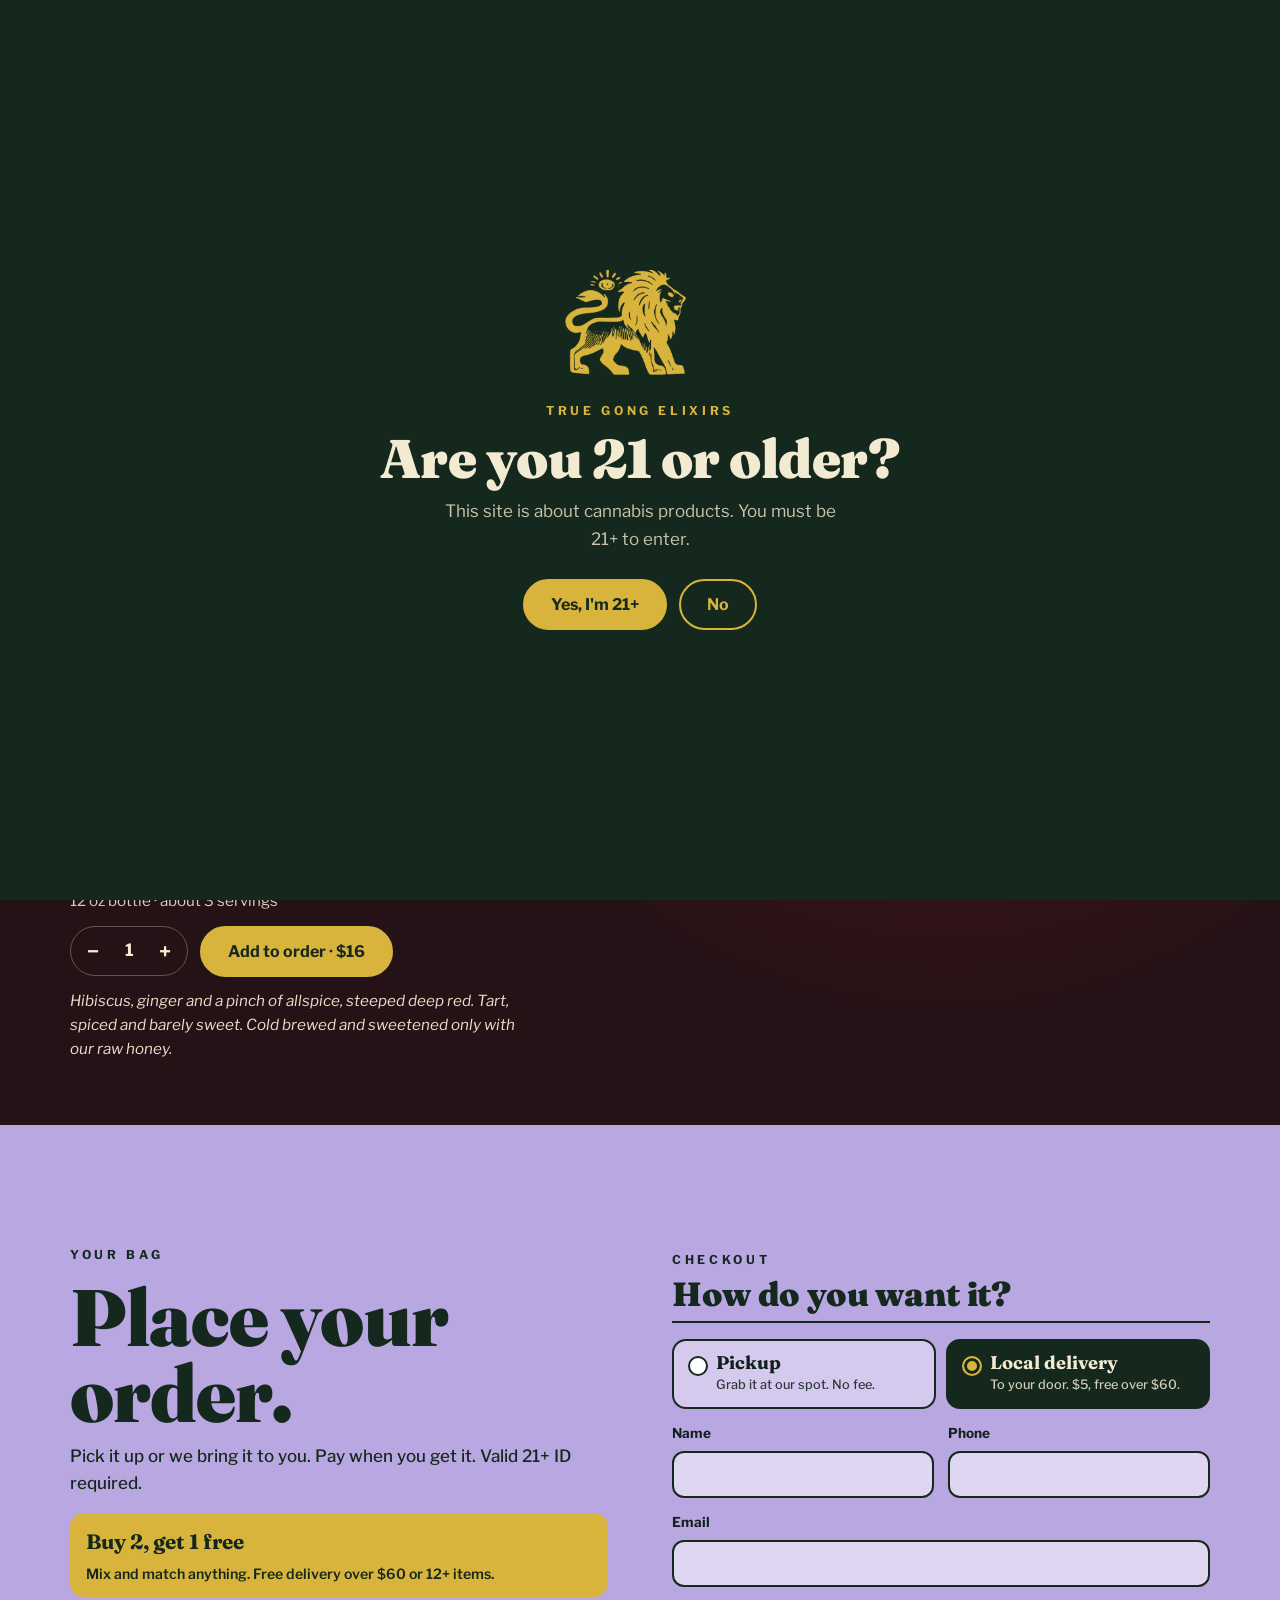
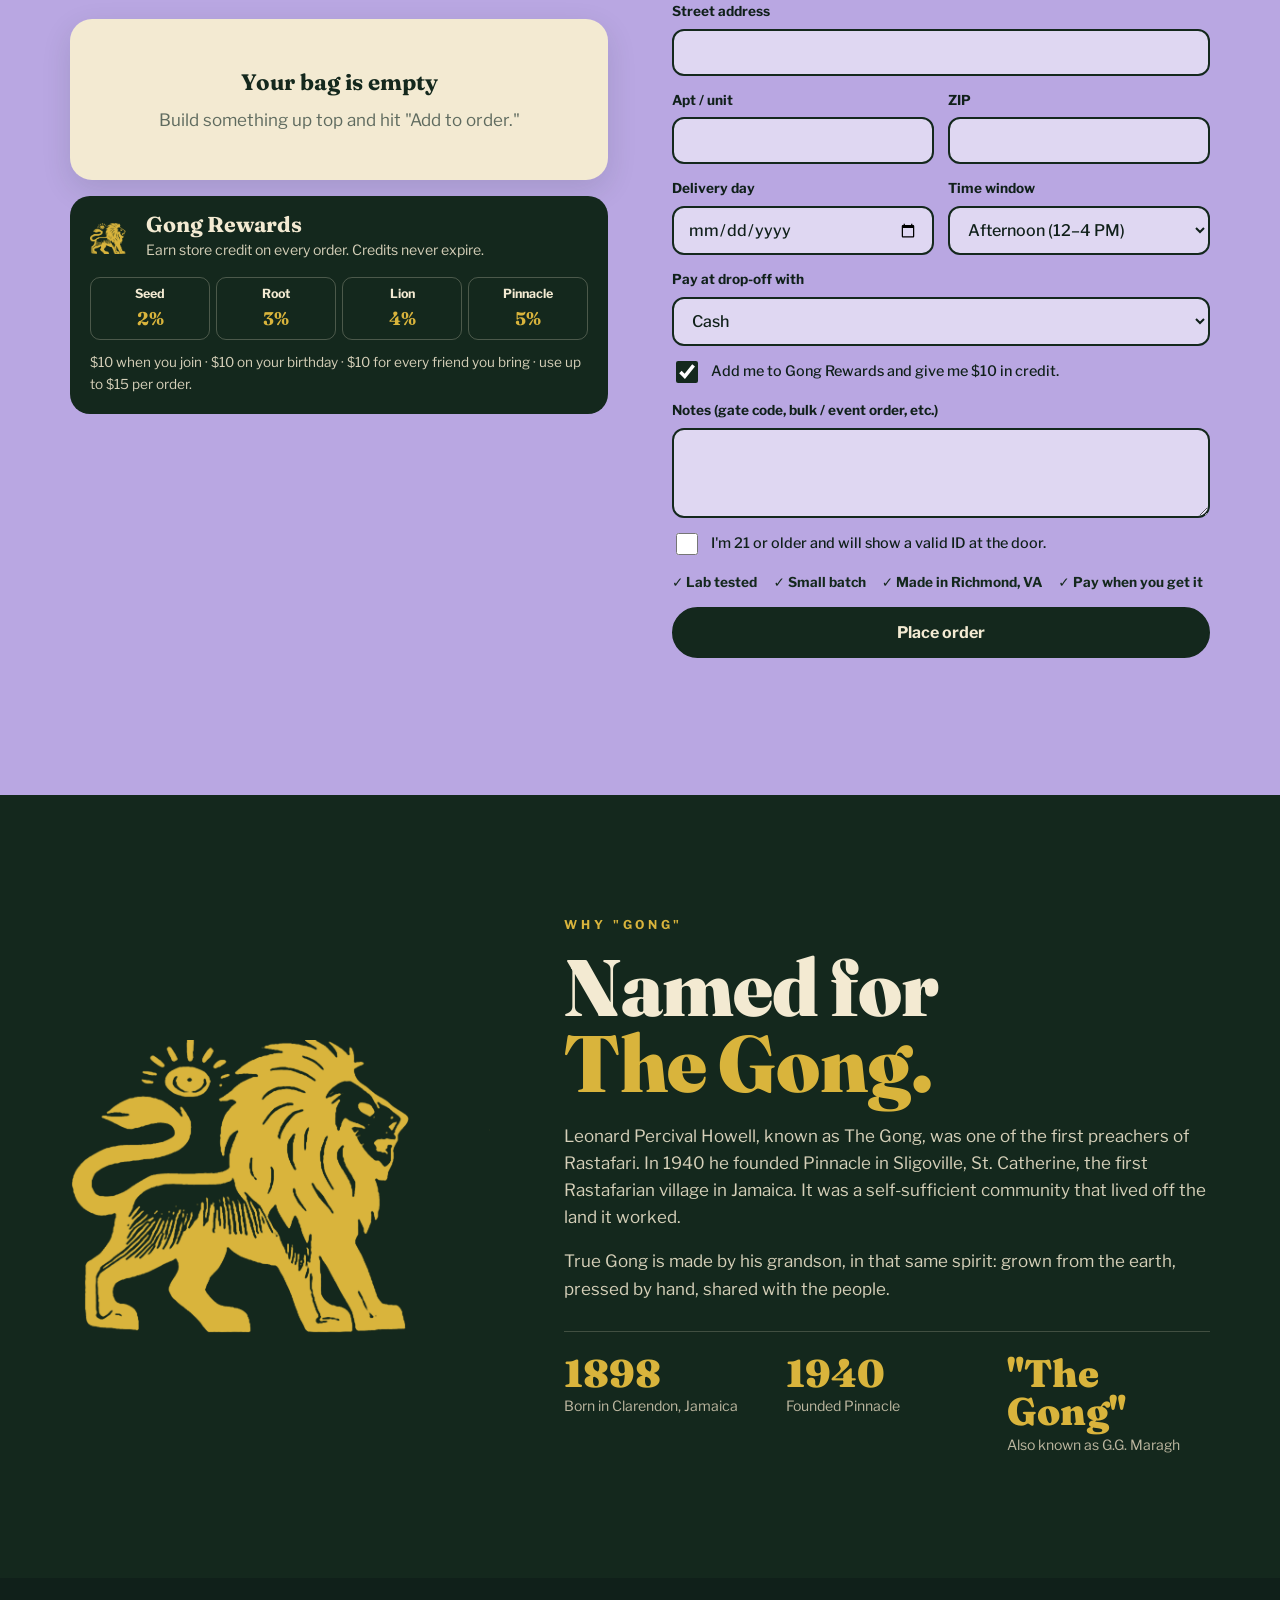
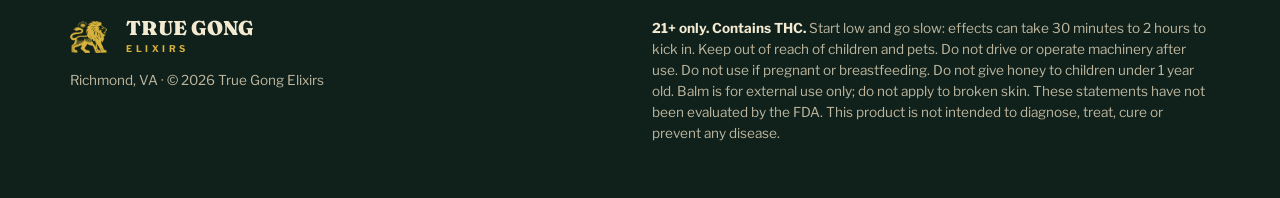
<file: truegong/index.html>
<!doctype html>
<html lang="en">
<head>
<meta charset="utf-8">
<meta name="viewport" content="width=device-width, initial-scale=1, viewport-fit=cover">
<title>True Gong Elixirs</title>
<meta name="description" content="True Gong Elixirs. Ital THC teas, body balm, hot sauce and raw honey. Low sugar, 100% natural. Made in Richmond, VA in honor of Leonard P. Howell, The Gong.">
<meta name="theme-color" content="#14281d">
<link rel="preconnect" href="https://fonts.googleapis.com">
<link rel="preconnect" href="https://fonts.gstatic.com" crossorigin>
<link href="https://fonts.googleapis.com/css2?family=Fraunces:opsz,wght@9..144,600;9..144,800;9..144,900&family=Libre+Franklin:wght@400;500;700&display=swap" rel="stylesheet">
<style>
  /* Layout: label-inspired. Forest ground, mustard + lavender label colors, cream paper. Products are drawn, not photographed. */
  :root{
    --forest:#14281d; --forest2:#1d3a29; --mustard:#d9b43c; --lav:#b9a7e2; --cream:#f3ead2; --ink:#10201a; --muted:#5f6b5f;
    --display:"Fraunces", "Bookman Old Style", Georgia, serif;
    --body:"Libre Franklin", system-ui, -apple-system, "Segoe UI", sans-serif;
    color-scheme: light;
  }
  *{box-sizing:border-box}
  [hidden]{display:none!important}
  html{scroll-behavior:smooth;-webkit-text-size-adjust:100%}
  body{margin:0;background:var(--cream);color:var(--ink);font:17px/1.6 var(--body);-webkit-font-smoothing:antialiased;overflow-x:hidden}
  a{color:inherit}
  .wrap{max-width:1180px;margin:0 auto;padding-left:max(20px,env(safe-area-inset-left));padding-right:max(20px,env(safe-area-inset-right))}
  h1,h2,h3{font-family:var(--display);font-weight:900;margin:0;line-height:.95;letter-spacing:-.01em;text-wrap:balance}
  h2{font-size:clamp(2.6rem,7vw,5rem)}
  p{margin:0 0 1em}
  .caps{font-family:var(--body);font-weight:700;font-size:.76rem;letter-spacing:.3em;text-transform:uppercase}
  :focus-visible{outline:3px solid var(--mustard);outline-offset:3px}
  .lion{display:inline-block;background:currentColor;-webkit-mask:url(img/lion.png) center/contain no-repeat;mask:url(img/lion.png) center/contain no-repeat;aspect-ratio:887/620}

  /* ===== drawn products (everything in em, so one font-size scales the whole piece) ===== */
  .art{position:relative;display:grid;place-items:end center;font-size:var(--s,10px);width:26em;height:34em;max-width:100%}
  /* bottle */
  .btl{position:relative;width:15em;height:31em;filter:drop-shadow(0 1.4em 1.6em rgba(0,0,0,.35))}
  .btl .cap{position:absolute;left:3.2em;right:3.2em;top:0;height:3.6em;border-radius:.7em .7em .3em .3em;background:repeating-linear-gradient(90deg,#141414 0 .32em,#2a2a2a .32em .5em)}
  .btl .neck{position:absolute;left:3.6em;right:3.6em;top:3.4em;height:1.6em;background:linear-gradient(90deg,rgba(0,0,0,.35),var(--liq) 30%,var(--liq) 70%,rgba(0,0,0,.35));opacity:.92}
  .btl .body{position:absolute;inset:4.6em 0 0 0;border-radius:3.6em 3.6em 2.2em 2.2em;background:
      linear-gradient(90deg,rgba(0,0,0,.28),transparent 18%,transparent 70%,rgba(0,0,0,.22)),
      linear-gradient(180deg,rgba(255,255,255,.18),transparent 30%),var(--liq);overflow:hidden;transition:background-color .5s}
  .btl .body::after{content:"";position:absolute;left:1.4em;top:2.2em;bottom:3em;width:1.3em;border-radius:1em;background:linear-gradient(180deg,rgba(255,255,255,.5),rgba(255,255,255,.05))}
  /* pouch */
  .pch{position:relative;width:19em;height:25em;margin-bottom:5em;filter:drop-shadow(0 1.4em 1.6em rgba(0,0,0,.35))}
  .pch .body{position:absolute;inset:0;border-radius:1.2em 1.2em 2.4em 2.4em;background:
      linear-gradient(90deg,rgba(0,0,0,.18),transparent 14%,transparent 80%,rgba(0,0,0,.16)),
      linear-gradient(180deg,rgba(255,255,255,.22),transparent 25%),var(--lbl);
      -webkit-mask:radial-gradient(circle at 0 2.6em,transparent .55em,#000 .6em) left/51% 100% no-repeat,radial-gradient(circle at 100% 2.6em,transparent .55em,#000 .6em) right/51% 100% no-repeat;
              mask:radial-gradient(circle at 0 2.6em,transparent .55em,#000 .6em) left/51% 100% no-repeat,radial-gradient(circle at 100% 2.6em,transparent .55em,#000 .6em) right/51% 100% no-repeat}
  .pch .zip{position:absolute;left:1em;right:1em;top:3.6em;height:.3em;border-radius:1em;background:rgba(0,0,0,.18)}
  .pch .lbl{background:transparent;inset:5em 1.6em 1.6em;box-shadow:none}
  .gums{position:absolute;left:50%;bottom:0;transform:translateX(-50%);display:flex;gap:.6em;align-items:end}
  .gum{width:5.6em;height:5.2em;border-radius:36% 36% 30% 30%;background:
      radial-gradient(circle at 30% 25%,rgba(255,255,255,.55) 0 .5em,transparent .7em),
      radial-gradient(rgba(255,255,255,.55) .09em,transparent .12em) 0 0/.7em .7em,
      linear-gradient(180deg,rgba(255,255,255,.18),rgba(0,0,0,.18)),var(--gum);
      box-shadow:inset 0 -.4em .6em rgba(0,0,0,.18),0 .6em .9em rgba(0,0,0,.28);transition:background-color .5s}
  .gum:nth-child(1){transform:rotate(-10deg) translateY(-.2em)} .gum:nth-child(2){transform:translateY(-.9em);width:6.2em;height:5.8em} .gum:nth-child(3){transform:rotate(9deg)}
  /* balm tin (top view) */
  .tin{position:relative;width:24em;height:24em;border-radius:50%;filter:drop-shadow(0 1.4em 1.6em rgba(0,0,0,.4));background:
      radial-gradient(circle at 34% 28%,rgba(255,255,255,.75),transparent 34%),
      conic-gradient(from 200deg,#8d8d86,#e9e8e1,#9b9a92,#f4f3ec,#7f7e77,#d9d8d0,#8d8d86)}
  .tin::before{content:"";position:absolute;inset:.9em;border-radius:50%;background:conic-gradient(from 20deg,#a9a8a0,#efeee7,#8f8e87,#e2e1d9,#a9a8a0);box-shadow:inset 0 .2em .4em rgba(0,0,0,.35)}
  .tin .lbl{inset:2.2em;border-radius:50%;padding:2.6em 2em;box-shadow:inset 0 0 0 .35em rgba(0,0,0,.12),0 .1em .3em rgba(0,0,0,.25)}
  .tin .lbl .tg{font-size:2.5em} .tin .lbl .ex{font-size:.7em} .tin .lbl .lion{width:5.2em;margin:.25em 0} .tin .lbl .fl{font-size:1.25em} .tin .lbl .mg{font-size:.78em;width:70%}
  .tin .shine{position:absolute;inset:2.2em;border-radius:50%;background:linear-gradient(135deg,rgba(255,255,255,.28),transparent 40%);pointer-events:none}
  /* woozy hot sauce bottle */
  .woz{position:relative;width:12em;height:31em;filter:drop-shadow(0 1.4em 1.6em rgba(0,0,0,.35))}
  .woz .cap{position:absolute;left:4em;right:4em;top:0;height:3.4em;border-radius:.6em .6em .2em .2em;background:repeating-linear-gradient(90deg,#141414 0 .3em,#2b2b2b .3em .46em)}
  .woz .band{position:absolute;left:3.9em;right:3.9em;top:3.2em;height:1.6em;background:var(--lbl);opacity:.95}
  .woz .neck{position:absolute;left:4.3em;right:4.3em;top:4.6em;height:6em;background:linear-gradient(90deg,rgba(0,0,0,.3),var(--liq) 35%,var(--liq) 65%,rgba(0,0,0,.3))}
  .woz .body{position:absolute;inset:9.6em 0 0 0;border-radius:5em 5em 1.4em 1.4em / 3.6em 3.6em 1.4em 1.4em;background:
      linear-gradient(90deg,rgba(0,0,0,.3),transparent 20%,transparent 72%,rgba(0,0,0,.24)),
      linear-gradient(180deg,rgba(255,255,255,.16),transparent 30%),var(--liq);overflow:hidden}
  .woz .body::after{content:"";position:absolute;left:1.1em;top:3em;bottom:2.4em;width:1em;border-radius:1em;background:linear-gradient(180deg,rgba(255,255,255,.45),rgba(255,255,255,.04))}
  .woz .lbl{inset:14.2em .9em 2em;padding:.6em .5em}
  .woz .lbl .tg{font-size:2.15em} .woz .lbl .ex{font-size:.66em;letter-spacing:.28em} .woz .lbl .lion{width:5.6em;margin:.3em 0} .woz .lbl .fl{font-size:1.15em} .woz .lbl .mg{font-size:.78em}
  .heat{display:inline-flex;gap:3px;margin-left:6px;vertical-align:middle}
  .heat i{width:7px;height:12px;border-radius:50%/60% 60% 40% 40%;background:rgba(20,40,29,.18)}
  .heat i.on{background:#c8201a}

  /* honey jar */
  .jar{position:relative;width:17em;height:24em;filter:drop-shadow(0 1.4em 1.6em rgba(0,0,0,.35))}
  .jar .lid{position:absolute;left:1.6em;right:1.6em;top:0;height:3.2em;border-radius:.8em .8em .3em .3em;background:repeating-linear-gradient(90deg,#9c7a36 0 .35em,#e7cf8f .35em .6em,#b8924a .6em .9em)}
  .jar .rim{position:absolute;left:1.2em;right:1.2em;top:2.9em;height:.9em;border-radius:.3em;background:#7a5d27}
  .jar .body{position:absolute;inset:3.4em 0 0 0;border-radius:2.6em 2.6em 2.2em 2.2em;background:
      linear-gradient(90deg,rgba(0,0,0,.22),transparent 18%,transparent 74%,rgba(0,0,0,.2)),
      linear-gradient(180deg,rgba(255,255,255,.22),transparent 25%),var(--liq);overflow:hidden}
  .jar .body::after{content:"";position:absolute;left:1.2em;top:1.6em;bottom:2em;width:1em;border-radius:1em;background:linear-gradient(180deg,rgba(255,255,255,.55),rgba(255,255,255,.05))}
  .jar .deco{position:absolute;left:2em;right:2em;top:4.4em;height:5.6em;display:grid;place-items:center}
  .jar .deco svg{width:100%;height:100%}
  .jar .lbl{inset:10.6em 1.6em 2em;padding:.5em}
  .jar .lbl .tg{font-size:2em} .jar .lbl .ex{font-size:.62em;letter-spacing:.28em;margin:.35em 0 .1em} .jar .lbl .lion{width:4.6em;margin:.2em 0} .jar .lbl .fl{font-size:1.1em} .jar .lbl .mg{font-size:.72em;margin-top:.45em;padding-top:.35em}
  .honey-intro{display:grid;grid-template-columns:1fr 1fr;gap:clamp(16px,4vw,48px);align-items:end;margin-bottom:22px}
  @media (max-width:760px){.honey-intro{grid-template-columns:1fr}}
  .honey-intro>*{min-width:0}
  .honey-intro p{margin:0;color:var(--muted)}
  .honey-intro .rules{display:flex;flex-wrap:wrap;gap:8px}
  .honey-intro .rules span{border:1.5px solid var(--forest);border-radius:999px;padding:5px 12px;font-size:.8rem;font-weight:700;color:var(--forest)}

  /* shared label */
  .lbl{position:absolute;inset:9em 1.5em 3.4em;border-radius:1.1em;background:var(--lbl);color:var(--forest);display:flex;flex-direction:column;align-items:center;justify-content:center;text-align:center;padding:.8em;box-shadow:0 .1em .3em rgba(0,0,0,.18);transition:background-color .5s}
  .lbl .tg{font-family:var(--display);font-weight:900;font-size:2.7em;line-height:.86;letter-spacing:-.01em}
  .lbl .ex{font-weight:700;font-size:.78em;letter-spacing:.34em;margin:.5em 0 .2em}
  .lbl .lion{width:7.4em;margin:.4em 0}
  .lbl .fl{font-family:var(--display);font-weight:800;font-size:1.45em;line-height:1;text-transform:uppercase;margin-top:.2em}
  .lbl .mg{margin-top:.7em;font-weight:700;font-size:.9em;letter-spacing:.12em;border-top:.12em solid currentColor;padding-top:.45em;width:100%}
  .pch .lbl .tg{font-size:3.2em} .pch .lbl .lion{width:8.4em} .pch .lbl .fl{font-size:1.7em}

  /* ===== age gate ===== */
  .gate{position:fixed;inset:0;z-index:100;background:var(--forest);color:var(--cream);display:grid;place-items:center;text-align:center;padding:24px max(20px,env(safe-area-inset-left))}
  .gate .lion{width:150px;color:var(--mustard);margin:0 auto 18px}
  .gate h2{font-size:clamp(2.2rem,8vw,3.4rem)}
  .gate p{color:#c9c3ad;max-width:34ch;margin:14px auto 26px}
  .gate .row{display:flex;gap:12px;justify-content:center;flex-wrap:wrap}
  .btn{display:inline-block;font:700 1rem var(--body);padding:14px 26px;border-radius:999px;border:2px solid var(--mustard);background:var(--mustard);color:var(--forest);text-decoration:none;cursor:pointer;transition:transform .15s}
  .btn:hover{transform:translateY(-2px)}
  .btn.ghost{background:transparent;color:var(--mustard)}
  .btn.dark{background:var(--forest);border-color:var(--forest);color:var(--cream)}
  #gate-no{margin-top:18px;color:var(--mustard)}

  /* ===== header ===== */
  body::before{content:"";position:fixed;inset:0 0 auto;height:env(safe-area-inset-top,0px);background:var(--forest);z-index:41}
  header{position:sticky;top:env(safe-area-inset-top,0px);z-index:40;background:rgba(20,40,29,.95);backdrop-filter:blur(10px);-webkit-backdrop-filter:blur(10px);color:var(--cream)}
  .bar{display:flex;justify-content:space-between;align-items:center;gap:16px;height:60px}
  .mark{display:flex;align-items:center;gap:10px;text-decoration:none}
  .mark .lion{width:46px;color:var(--mustard)}
  .mark b{font-family:var(--display);font-weight:900;font-size:1.25rem;line-height:1}
  .mark small{display:block;font-size:.58rem;letter-spacing:.38em;font-weight:700;color:var(--mustard)}
  .bar nav{display:flex;gap:24px;font-weight:500;font-size:.92rem}
  .bar nav a{text-decoration:none;opacity:.8} .bar nav a:hover{opacity:1;color:var(--mustard)}
  @media (max-width:700px){.bar nav .opt{display:none}}

  /* ===== hero builder ===== */
  .hero{background:var(--forest);color:var(--cream);position:relative;overflow:hidden;transition:background-color .6s}
  .hero::before{content:"";position:absolute;inset:0;background:radial-gradient(55% 60% at 74% 48%,var(--glow,rgba(217,180,60,.35)),transparent 72%);transition:background .6s;pointer-events:none}
  .hero-in{position:relative;display:grid;grid-template-columns:1fr 1fr;gap:clamp(20px,4vw,56px);align-items:center;padding-block:clamp(34px,6vw,64px)}
  @media (max-width:860px){.hero-in{grid-template-columns:1fr}}
  .hero-in>*{min-width:0}
  .hero h1{font-size:clamp(2.8rem,8vw,5.4rem)}
  .hero h1 em{font-style:normal;color:var(--mustard)}
  .hero .lede{color:#d6d0b9;max-width:42ch;margin-top:14px}
  .step{margin-top:22px}
  .step .caps{color:var(--mustard);display:block;margin-bottom:10px}
  .seg{display:inline-flex;flex-wrap:wrap;background:rgba(0,0,0,.25);border-radius:26px;padding:4px}
  .seg button{font:700 .9rem var(--body);color:var(--cream);background:transparent;border:0;border-radius:999px;padding:10px 14px;cursor:pointer}
  @media (max-width:420px){.seg button{padding:10px 11px;font-size:.86rem}}
  .seg button[aria-pressed="true"]{background:var(--mustard);color:var(--forest)}
  .chips{display:flex;flex-wrap:wrap;gap:8px}
  .chip{display:flex;align-items:center;gap:8px;border:1.5px solid rgba(243,234,210,.28);background:rgba(0,0,0,.15);color:var(--cream);border-radius:999px;padding:7px 14px 7px 8px;font:500 .88rem var(--body);cursor:pointer}
  .chip i{width:20px;height:20px;border-radius:50%;background:var(--c);box-shadow:inset 0 0 0 2px rgba(255,255,255,.25)}
  .chip[aria-pressed="true"]{border-color:var(--mustard);background:rgba(217,180,60,.18)}
  .doses{display:grid;grid-template-columns:repeat(3,1fr);gap:8px}
  .dose{text-align:left;border:1.5px solid rgba(243,234,210,.28);background:rgba(0,0,0,.15);color:var(--cream);border-radius:14px;padding:12px 12px 10px;cursor:pointer;font:inherit;min-width:0}
  .dose b{display:block;font-family:var(--display);font-weight:800;font-size:clamp(1rem,2.4vw,1.2rem);line-height:1.05}
  .dose .n{display:block;font-weight:700;font-size:1.5rem;margin-top:6px;font-variant-numeric:tabular-nums}
  .dose .n small{font-size:.7rem;letter-spacing:.1em;opacity:.8}
  .dose .lvl{display:flex;gap:4px;margin-top:6px}
  .dose .lvl i{height:5px;flex:1;border-radius:3px;background:rgba(243,234,210,.2)}
  .dose .lvl i.on{background:var(--mustard)}
  .dose[aria-pressed="true"]{border-color:var(--mustard);background:rgba(217,180,60,.18)}
  .pick{margin-top:22px;display:flex;align-items:center;gap:16px;flex-wrap:wrap}

  .pick .sum b{color:var(--cream)}
  .stage{display:grid;place-items:center}
  .stage .art{--s:clamp(8px,2.2vw,13px);animation:float 6s ease-in-out infinite}
  @keyframes float{50%{transform:translateY(-10px)}}
  @media (max-width:860px){.stage{order:-1}.stage .art{--s:clamp(5.2px,1.7vw,7.5px)}.hero-in{padding-block:18px 30px}}

  /* mantra */
  .mantra{background:var(--mustard);color:var(--forest)}
  .mantra .wrap{display:grid;grid-template-columns:repeat(3,1fr)}
  @media (max-width:700px){.mantra .wrap{grid-template-columns:1fr}}
  .m{padding:clamp(26px,4vw,40px) clamp(4px,2vw,24px);border-left:2px solid rgba(20,40,29,.25)}
  .m:first-child{border-left:0}
  @media (max-width:700px){.m{border-left:0;border-top:2px solid rgba(20,40,29,.25)}.m:first-child{border-top:0}}
  .m h3{font-size:clamp(2rem,5vw,2.8rem)}
  .m p{margin:8px 0 0;font-weight:500;max-width:30ch}

  section{padding-block:clamp(64px,10vw,120px)}
  .head{display:flex;justify-content:space-between;align-items:end;gap:20px;flex-wrap:wrap;margin-bottom:34px}
  .head .caps{color:var(--muted)}

  /* lineup */
  .row-h{font-family:var(--display);font-weight:800;font-size:1.6rem;margin:0 0 16px;display:flex;align-items:baseline;gap:12px}
  .row-h .caps{color:var(--muted);font-size:.68rem}
  .grid{display:grid;grid-template-columns:repeat(4,1fr);gap:clamp(12px,2vw,22px);margin-bottom:44px}
  @media (max-width:860px){.grid{grid-template-columns:repeat(2,1fr)}}
  .card{min-width:0;display:flex;flex-direction:column;cursor:pointer;background:none;border:0;padding:0;text-align:left;font:inherit;color:inherit}
  .card .ph{display:grid;place-items:center;aspect-ratio:3/4;container-type:inline-size;border-radius:18px;background:var(--forest2);overflow:hidden;max-width:100%;position:relative}
  .card .ph::before{content:"";position:absolute;inset:0;background:radial-gradient(60% 55% at 50% 55%,var(--glow),transparent 75%)}
  .card .art{--s:calc(100cqw / 31);transition:transform .5s cubic-bezier(.2,.7,.2,1)}
  .card:hover .art{transform:translateY(-6px) rotate(-2deg)}
  .card .nm{display:flex;align-items:center;gap:8px;margin-top:12px}
  .card .nm i{flex:0 0 12px;height:12px;border-radius:50%;background:var(--c)}
  .card .nm b{font-family:var(--display);font-weight:800;font-size:clamp(1.05rem,2.2vw,1.3rem);line-height:1.05}
  .card .nt{color:var(--muted);font-size:.86rem;line-height:1.5;margin-top:4px}
  .buy .desc{display:block;flex:1 1 100%;font-style:italic;color:#e8e1c9;max-width:46ch;font-size:.95rem}
  .tiers{display:grid;grid-template-columns:repeat(3,1fr);gap:clamp(10px,2vw,20px);border-top:2px solid var(--forest);padding-top:24px}
  @media (max-width:700px){.tiers{grid-template-columns:1fr}}
  .tier b{font-family:var(--display);font-weight:900;font-size:clamp(1.5rem,3.5vw,2rem);display:block;line-height:1}
  .tier .n{font-weight:700;font-size:1.1rem;margin-top:6px;font-variant-numeric:tabular-nums}
  .tier p{color:var(--muted);font-size:.92rem;margin:6px 0 0}

  /* the gong */
  .gong{background:var(--forest);color:var(--cream)}
  .gong .wrap{display:grid;grid-template-columns:.8fr 1.2fr;gap:clamp(28px,5vw,80px);align-items:center}
  @media (max-width:820px){.gong .wrap{grid-template-columns:1fr}}
  .gong .wrap>*{min-width:0}
  .gong .wrap>.lion{width:100%;max-width:420px;color:var(--mustard)}
  .gong h2 em{font-style:normal;color:var(--mustard)}
  .gong p{color:#d6d0b9;max-width:56ch}
  .facts{display:grid;grid-template-columns:repeat(3,1fr);gap:18px;margin-top:28px;border-top:1px solid rgba(243,234,210,.2);padding-top:22px}
  @media (max-width:520px){.facts{grid-template-columns:1fr}}
  .facts b{display:block;font-family:var(--display);font-weight:900;font-size:clamp(1.8rem,4vw,2.4rem);color:var(--mustard);line-height:1;font-variant-numeric:tabular-nums}
  .facts span{font-size:.88rem;color:#bdb7a0}

  /* waitlist */
  .list{background:var(--lav)}
  .list .wrap{display:grid;grid-template-columns:1fr 1.1fr;gap:clamp(28px,5vw,72px);align-items:start}
  @media (max-width:820px){.list .wrap{grid-template-columns:1fr}}
  .list .wrap>*{min-width:0}
  .list h2{color:var(--forest)}
  form{display:grid;grid-template-columns:1fr 1fr;gap:14px}
  form .full{grid-column:1/-1}
  @media (max-width:520px){form{grid-template-columns:1fr}}
  label{display:grid;gap:6px;font-weight:700;font-size:.85rem}
  input,select,textarea{width:100%;font:500 16px var(--body);color:var(--ink);background:rgba(255,255,255,.55);border:2px solid var(--forest);border-radius:12px;padding:12px 14px}
  textarea{min-height:90px;resize:vertical}
  .hp{position:absolute;left:-9999px}
  #w-status{font-weight:700;margin-top:10px}


  /* price on dose cards + add-to-order */
  .dose .pr{display:block;font-size:.85rem;color:var(--mustard);font-weight:700;margin-top:4px;font-variant-numeric:tabular-nums}
  .buy{margin-top:22px;display:flex;align-items:center;gap:12px;flex-wrap:wrap}
  .qty{display:inline-flex;align-items:center;border:1.5px solid rgba(243,234,210,.3);border-radius:999px;overflow:hidden}
  .qty button{width:44px;height:48px;background:transparent;border:0;color:var(--cream);font:700 1.3rem var(--body);cursor:pointer}
  .qty span{min-width:28px;text-align:center;font-weight:700;font-variant-numeric:tabular-nums}
  .buy .sum{flex:1 1 100%;color:#d6d0b9;font-size:.95rem;min-width:0;display:flex;gap:12px;align-items:center}
  .mini{display:none;width:64px;height:84px;flex:0 0 64px;place-items:end center}
  .mini .art{--s:2.4px}
  @media (max-width:860px){.mini{display:grid}}

  /* how it works */
  .how{background:var(--cream)}
  .steps{display:grid;grid-template-columns:repeat(4,1fr);gap:clamp(14px,2vw,24px);counter-reset:s}
  @media (max-width:900px){.steps{grid-template-columns:repeat(2,1fr)}}
  @media (max-width:520px){.steps{grid-template-columns:1fr}}
  .stp{position:relative;background:var(--forest);color:var(--cream);border-radius:20px;padding:24px 22px 26px;min-width:0;overflow:hidden}
  .stp::before{counter-increment:s;content:counter(s);position:absolute;right:16px;top:4px;font-family:var(--display);font-weight:900;font-size:5rem;line-height:1;color:rgba(217,180,60,.18)}
  .stp svg{width:46px;height:46px;display:block;margin-bottom:16px}
  .stp h3{font-size:1.5rem;color:var(--mustard)}
  .stp p{color:#d6d0b9;margin:8px 0 0;font-size:.95rem}
  .area{display:flex;flex-wrap:wrap;gap:8px;margin-top:26px;align-items:center}
  .area span{border:1.5px solid var(--forest);border-radius:999px;padding:6px 14px;font-weight:500;font-size:.9rem}
  .area .caps{border:0;padding:0;color:var(--muted)}

  /* prices in lineup + tiers */
  .card .from{font-weight:700;font-size:.85rem;margin-top:6px;font-variant-numeric:tabular-nums}
  .tier .prs{display:flex;flex-wrap:wrap;gap:6px 18px;margin-top:8px;font-variant-numeric:tabular-nums}
  .tier .prs span{font-size:.85rem;color:var(--muted)} .tier .prs b{font-family:var(--body);font-size:1.25rem;display:inline;font-weight:700;color:var(--ink)}

  /* deals */
  .deals{background:var(--forest);color:var(--cream);position:relative;overflow:hidden}
  .deals::before{content:"";position:absolute;inset:0;background:radial-gradient(50% 60% at 85% 10%,rgba(217,180,60,.22),transparent 70%)}
  .deals .wrap{position:relative}
  .deals .head .caps{color:#bdb7a0}
  .dgrid{display:grid;grid-template-columns:repeat(3,1fr);gap:clamp(12px,2vw,22px)}
  @media (max-width:860px){.dgrid{grid-template-columns:1fr}}
  .deal{border-radius:22px;padding:26px 24px;background:rgba(243,234,210,.06);border:1.5px solid rgba(243,234,210,.16);display:flex;flex-direction:column;min-width:0}
  .deal.hot{background:var(--mustard);color:var(--forest);border-color:var(--mustard)}
  .deal .tag{align-self:flex-start;font-weight:700;font-size:.7rem;letter-spacing:.16em;text-transform:uppercase;padding:4px 10px;border-radius:999px;background:rgba(217,180,60,.2);color:var(--mustard)}
  .deal.hot .tag{background:var(--forest);color:var(--mustard)}
  .deal h3{font-size:clamp(2rem,4.6vw,2.8rem);margin-top:16px}
  .deal .math{font-weight:700;font-size:1.05rem;margin-top:8px}
  .deal p{margin:10px 0 0;opacity:.85;font-size:.95rem}
  .pips{display:flex;gap:6px;margin-top:auto;padding-top:22px;flex-wrap:wrap}
  .pips i{width:18px;height:26px;border-radius:5px 5px 4px 4px;background:currentColor;opacity:.9}
  .pips i.free{background:transparent;border:2px dashed currentColor;opacity:.9}
  .fine{color:#bdb7a0;font-size:.88rem;margin-top:22px}

  /* order */
  .order{background:var(--lav)}
  .order .wrap{display:grid;grid-template-columns:1fr 1fr;gap:clamp(28px,5vw,64px);align-items:start}
  @media (max-width:900px){.order .wrap{grid-template-columns:1fr}}
  .order .wrap>*{min-width:0}
  .order h2{color:var(--forest)}
  .bag{background:var(--cream);border-radius:22px;padding:20px;margin-top:22px;box-shadow:0 10px 30px rgba(20,40,29,.12)}
  .line{display:grid;grid-template-columns:56px 1fr auto;gap:12px;align-items:center;padding:10px 0;border-bottom:1px solid rgba(20,40,29,.12)}
  .line:last-of-type{border-bottom:0}
  .line .th{width:56px;height:72px;display:grid;place-items:end center;background:var(--forest2);border-radius:10px;overflow:hidden}
  .line .th .art{--s:2.1px}
  .line b{display:block;font-family:var(--display);font-weight:800;line-height:1.1}
  .line small{display:block;color:var(--muted);font-size:.82rem}
  .line .r{text-align:right;font-variant-numeric:tabular-nums}
  .line .qty{border-color:rgba(20,40,29,.3);margin-top:6px}
  .line .qty button{color:var(--forest);width:34px;height:34px;font-size:1.05rem}
  .empty{text-align:center;padding:26px 10px;color:var(--muted)}
  .empty b{display:block;font-family:var(--display);font-size:1.4rem;color:var(--forest);margin-bottom:6px}
  .prog{margin:14px 0 4px;font-weight:700;font-size:.9rem;color:var(--forest)}
  .bar2{height:8px;border-radius:8px;background:rgba(20,40,29,.12);overflow:hidden}
  .bar2 i{display:block;height:100%;background:var(--mustard);transition:width .4s}
  .tot{margin-top:14px;display:grid;gap:6px;font-variant-numeric:tabular-nums}
  .tot div{display:flex;justify-content:space-between}
  .tot .save{color:#2f7a3d;font-weight:700}
  .tot .grand{border-top:2px solid var(--forest);padding-top:10px;margin-top:4px;font-family:var(--display);font-weight:900;font-size:1.6rem}
  .chk{display:flex;gap:10px;align-items:flex-start;font-weight:500;font-size:.9rem}
  .chk input{width:22px;height:22px;flex:0 0 22px;margin-top:1px;accent-color:var(--forest)}
  .warn{color:#8e1a24;font-weight:700}

  /* checkout method */
  .method{display:grid;grid-template-columns:1fr 1fr;gap:10px}
  .mopt{position:relative;display:block;cursor:pointer}
  .mopt input{position:absolute;opacity:0;width:1px;height:1px}
  .mopt span{display:block;height:100%;border:2px solid var(--forest);border-radius:14px;padding:12px 14px 12px 42px;background:rgba(255,255,255,.4);font-weight:500;position:relative}
  .mopt span::before{content:"";position:absolute;left:14px;top:15px;width:16px;height:16px;border-radius:50%;border:2px solid var(--forest);background:#fff}
  .mopt input:checked + span{background:var(--forest);color:var(--cream)}
  .mopt input:checked + span::before{border-color:var(--mustard);background:var(--mustard);box-shadow:inset 0 0 0 3px var(--forest)}
  .mopt input:focus-visible + span{outline:3px solid var(--mustard);outline-offset:2px}
  .mopt b{display:block;font-family:var(--display);font-size:1.15rem;line-height:1.1}
  .mopt small{display:block;font-size:.8rem;opacity:.85;margin-top:2px}
  .pickbox{border:2px dashed var(--forest);border-radius:14px;padding:14px 16px;font-size:.92rem}
  .pickbox b{display:block;font-family:var(--display);font-size:1.1rem}
  .subgrid{display:grid;grid-template-columns:1fr 1fr;gap:14px}
  .subgrid .full{grid-column:1/-1}
  @media (max-width:520px){.subgrid{grid-template-columns:1fr}}
  .earn{margin-top:12px;display:flex;align-items:center;gap:10px;background:var(--forest);color:var(--cream);border-radius:12px;padding:10px 14px;font-weight:700;font-size:.92rem}
  .earn .lion{width:30px;color:var(--mustard);flex:0 0 30px}
  .earn em{font-style:normal;color:var(--mustard)}

  .cohead{border-bottom:2px solid var(--forest);padding-bottom:10px;margin-bottom:2px}
  .cohead .caps{color:var(--forest)}
  .cohead h3{font-size:clamp(1.6rem,4vw,2.1rem);color:var(--forest);margin-top:6px}
  .trust{display:flex;flex-wrap:wrap;gap:6px 16px;font-size:.85rem;font-weight:700;color:var(--forest)}
  .dealstrip{margin-top:16px;display:flex;flex-wrap:wrap;gap:4px 12px;align-items:baseline;background:var(--mustard);color:var(--forest);border-radius:14px;padding:12px 16px}
  .dealstrip b{font-family:var(--display);font-size:1.3rem}
  .dealstrip span{font-size:.88rem;font-weight:600}

  /* rewards mini */
  .rew-mini{margin-top:16px;background:var(--forest);color:var(--cream);border-radius:20px;padding:18px 20px}
  .rm-top{display:flex;gap:12px;align-items:center}
  .rm-top .lion{width:44px;color:var(--mustard);flex:0 0 44px}
  .rm-top b{display:block;font-family:var(--display);font-size:1.35rem;line-height:1}
  .rm-top span{font-size:.88rem;color:#d6d0b9}
  .rm-tiers{display:grid;grid-template-columns:repeat(4,1fr);gap:6px;margin-top:14px}
  .rm-tiers span{border:1.5px solid rgba(243,234,210,.25);border-radius:10px;padding:6px 4px;text-align:center;font-size:.78rem;font-weight:700}
  .rm-tiers b{display:block;font-family:var(--display);font-size:1.15rem;color:var(--mustard)}
  .rew-mini p{margin:12px 0 0;font-size:.85rem;color:#d6d0b9}

  /* rewards */
  .rewards{background:var(--cream)}
  .rgrid{display:grid;grid-template-columns:1.05fr .95fr;gap:clamp(20px,4vw,48px);align-items:start}
  @media (max-width:900px){.rgrid{grid-template-columns:1fr}}
  .rgrid>*{min-width:0}
  .ladder{display:grid;gap:10px}
  .tierc{display:grid;grid-template-columns:64px 1fr auto;gap:14px;align-items:center;background:var(--forest);color:var(--cream);border-radius:18px;padding:16px 18px;position:relative;overflow:hidden}
  .tierc .lion{color:var(--mustard)}
  .tierc:nth-child(1) .lion{width:30px;opacity:.55} .tierc:nth-child(2) .lion{width:40px;opacity:.75} .tierc:nth-child(3) .lion{width:50px;opacity:.9} .tierc:nth-child(4) .lion{width:62px}
  .tierc:nth-child(4){background:linear-gradient(120deg,#1d3a29,#14281d 60%);box-shadow:inset 0 0 0 2px var(--mustard)}
  .tierc h3{font-size:1.5rem;line-height:1}
  .tierc p{margin:4px 0 0;font-size:.88rem;color:#d6d0b9}
  .tierc .rate{font-family:var(--display);font-weight:900;font-size:clamp(1.8rem,4vw,2.4rem);color:var(--mustard);line-height:1;text-align:right}
  .tierc .rate small{display:block;font-family:var(--body);font-weight:700;font-size:.66rem;letter-spacing:.14em;text-transform:uppercase;color:#bdb7a0}
  .perks2{display:grid;grid-template-columns:repeat(2,1fr);gap:10px;margin-top:22px}
  .bonus{border:2px solid var(--forest);border-radius:16px;padding:14px 16px}
  .bonus b{display:block;font-family:var(--display);font-weight:900;font-size:2rem;line-height:1;color:var(--forest)}
  .bonus span{font-size:.88rem;font-weight:500}
  .howr{list-style:none;margin:22px 0 0;padding:0;display:grid;gap:12px}
  .howr li{display:grid;grid-template-columns:28px 1fr;gap:10px;align-items:start}
  .howr li i{width:28px;height:28px;border-radius:50%;background:var(--mustard);color:var(--forest);display:grid;place-items:center;font-style:normal;font-weight:900;font-size:.85rem}
  .howr b{display:block}
  .howr span{color:var(--muted);font-size:.92rem}
  .join{margin-top:22px;background:var(--lav);border-radius:20px;padding:20px}
  .join h3{font-size:1.6rem;color:var(--forest)}
  .join form{margin-top:12px}

  /* floating bag pill */
  .pill{position:fixed;z-index:39;right:max(16px,env(safe-area-inset-right));bottom:calc(16px + env(safe-area-inset-bottom,0px));display:flex;align-items:center;gap:10px;background:var(--mustard);color:var(--forest);text-decoration:none;font-weight:700;padding:12px 18px;border-radius:999px;box-shadow:0 10px 30px rgba(0,0,0,.35);transition:transform .25s}
  .pill .c{background:var(--forest);color:var(--mustard);border-radius:999px;min-width:26px;height:26px;display:grid;place-items:center;font-size:.85rem;padding:0 6px}
  .pill.bump{transform:scale(1.08)}

  footer{background:var(--ink);color:#bdb7a0;font-size:.85rem;padding-block:40px}
  footer .row{display:flex;justify-content:space-between;gap:24px;flex-wrap:wrap;align-items:start}
  footer .mark{color:var(--cream)}
  footer .legal{max-width:62ch;line-height:1.55}
  footer .legal b{color:var(--cream)}

  .rv{transition:opacity .9s ease,transform .9s cubic-bezier(.2,.7,.2,1)}
  .js .rv.pre{opacity:0;transform:translateY(26px)}
  @media (prefers-reduced-motion:reduce){html{scroll-behavior:auto}*{transition:none!important;animation:none!important}.js .rv.pre{opacity:1;transform:none}}
</style>
<script>document.documentElement.className='js'</script>
</head>
<body>

<div class="gate" id="gate" role="dialog" aria-modal="true" aria-labelledby="gate-h">
  <div>
    <span class="lion" aria-hidden="true"></span>
    <div class="caps" style="color:var(--mustard)">True Gong Elixirs</div>
    <h2 id="gate-h" style="margin-top:12px">Are you 21 or older?</h2>
    <p>This site is about cannabis products. You must be 21+ to enter.</p>
    <div class="row">
      <button class="btn" id="gate-yes" type="button">Yes, I'm 21+</button>
      <button class="btn ghost" id="gate-no-btn" type="button">No</button>
    </div>
    <p id="gate-no" hidden>Come back when you're 21. Respect.</p>
  </div>
</div>

<header>
  <div class="wrap bar">
    <a class="mark" href="./"><span class="lion" aria-hidden="true"></span><span><b>TRUE GONG</b><small>ELIXIRS</small></span></a>
    <nav>
      <a class="opt" href="#gong">The Gong</a>
      <a href="#order" style="color:var(--mustard);opacity:1">Order</a>
    </nav>
  </div>
</header>

<main>
  <div class="hero" id="hero">
    <div class="wrap hero-in">
      <div>
        <div class="caps" style="color:var(--mustard)">Ital THC · Cold brewed · Richmond, VA</div>
        <h1 style="margin-top:14px">Pick your <em>pour.</em></h1>
        <p class="lede">Low-sugar cold-brewed teas, body balm, hot sauce and raw honey. 100% natural. Pick your flavor and how far you want to float. We bring it to your door.</p>

        <div class="step">
          <span class="caps">1 · Pick your product</span>
          <div class="seg" role="group" aria-label="Product type">
            <button type="button" id="t-drink" aria-pressed="true">Teas</button>
            <button type="button" id="t-gummy" aria-pressed="false">Balm</button>
            <button type="button" id="t-sauce" aria-pressed="false">Sauces</button>
            <button type="button" id="t-honey" aria-pressed="false">Honey</button>
          </div>
        </div>
        <div class="step">
          <span class="caps">2 · Flavor</span>
          <div class="chips" id="chips" role="group" aria-label="Flavor"></div>
        </div>
        <div class="step">
          <span class="caps">3 · Strength</span>
          <div class="doses" id="doses" role="group" aria-label="Strength"></div>
        </div>
        <div class="buy">
          <span class="sum"><span class="mini" aria-hidden="true"><span class="art" id="mini-art"></span></span><span id="sum" aria-live="polite"></span></span>
          <span class="qty" role="group" aria-label="Quantity"><button type="button" id="q-minus" aria-label="Less">−</button><span id="q-n">1</span><button type="button" id="q-plus" aria-label="More">+</button></span>
          <button class="btn" type="button" id="add">Add to order</button>
          <span class="desc" id="buydesc"></span>
        </div>
      </div>
      <div class="stage"><div class="art" id="hero-art" aria-hidden="true"></div></div>
    </div>
  </div>

  </div>


  <section class="order" id="order">
    <div class="wrap">
      <div class="rv">
        <div class="caps" style="color:var(--forest)">Your bag</div>
        <h2 style="margin-top:14px">Place your order.</h2>
        <p style="margin:12px 0 0;color:var(--forest);font-weight:500;max-width:44ch">Pick it up or we bring it to you. Pay when you get it. Valid 21+ ID required.</p>
        <div class="dealstrip"><b>Buy 2, get 1 free</b><span>Mix and match anything. Free delivery over $60 or 12+ items.</span></div>
        <div class="bag" id="bag"></div>
        <!-- EDIT: rewards tiers + bonuses -->
        <div class="rew-mini">
          <div class="rm-top"><span class="lion" aria-hidden="true"></span><div><b>Gong Rewards</b><span>Earn store credit on every order. Credits never expire.</span></div></div>
          <div class="rm-tiers"><span>Seed <b>2%</b></span><span>Root <b>3%</b></span><span>Lion <b>4%</b></span><span>Pinnacle <b>5%</b></span></div>
          <p>$10 when you join · $10 on your birthday · $10 for every friend you bring · use up to $15 per order.</p>
        </div>
      </div>
      <!-- EDIT: replace YOUR_FORM_ID with your Formspree form code -->
      <form id="oform" class="rv" method="POST" action="https://formspree.io/f/YOUR_FORM_ID" novalidate>
        <input type="hidden" name="_subject" value="New True Gong order">
        <input type="hidden" name="order" id="o-order">
        <input type="hidden" name="total" id="o-total">
        <label class="hp" aria-hidden="true">Leave blank <input name="_gotcha" tabindex="-1" autocomplete="off"></label>
        <div class="full cohead"><span class="caps">Checkout</span><h3>How do you want it?</h3></div>
        <div class="full method" role="radiogroup" aria-label="Pickup or delivery">
          <label class="mopt"><input type="radio" name="method" value="Pickup" id="m-pick"><span><b>Pickup</b><small>Grab it at our spot. No fee.</small></span></label>
          <label class="mopt"><input type="radio" name="method" value="Local delivery" id="m-del" checked><span><b>Local delivery</b><small>To your door. $5, free over $60.</small></span></label>
        </div>
        <!-- EDIT: pickup location -->
        <div class="full pickbox" id="pickbox" hidden><b>Pickup location</b>Richmond, VA. We text you the exact spot when your order is ready.</div>
        <label>Name<input id="o-name" name="name" required autocomplete="name"></label>
        <label>Phone<input id="o-phone" name="phone" type="tel" required autocomplete="tel"></label>
        <label class="full">Email<input id="o-email" name="email" type="email" autocomplete="email"></label>
        <div class="full subgrid" id="delfields">
          <label class="full">Street address<input id="o-addr" name="address" required autocomplete="street-address"></label>
          <label>Apt / unit<input id="o-apt" name="apt" autocomplete="address-line2"></label>
          <label>ZIP<input id="o-zip" name="zip" required inputmode="numeric" autocomplete="postal-code"></label>
        </div>
        <label><span id="day-lbl">Delivery day</span><input id="o-day" name="day" type="date" required></label>
        <label>Time window
          <select id="o-win" name="window"><option>Afternoon (12–4 PM)</option><option>Evening (4–8 PM)</option><option>Night (8–11 PM)</option></select>
        </label>
        <label class="full"><span id="pay-lbl">Pay at drop-off with</span>
          <select id="o-pay" name="payment"><option>Cash</option><option>Cash App</option><option>Zelle</option></select>
        </label>
        <label class="full chk"><input type="checkbox" id="o-rew" name="gong_rewards" value="yes" checked> Add me to Gong Rewards and give me $10 in credit.</label>
        <label class="full">Notes (gate code, bulk / event order, etc.)<textarea id="o-msg" name="notes"></textarea></label>
        <label class="full chk"><input type="checkbox" id="o-21" name="age_ok" value="yes" required> I'm 21 or older and will show a valid ID at the door.</label>
        <div class="full trust"><span>✓ Lab tested</span><span>✓ Small batch</span><span>✓ Made in Richmond, VA</span><span>✓ Pay when you get it</span></div>
        <div class="full"><button class="btn dark" id="o-send" type="submit" style="width:100%">Place order</button><p id="o-status" role="status" style="font-weight:700;margin-top:10px"></p></div>
      </form>
    </div>
  </section>




  <section class="gong" id="gong">
    <div class="wrap">
      <span class="lion rv" aria-hidden="true"></span>
      <div class="rv">
        <div class="caps" style="color:var(--mustard)">Why "Gong"</div>
        <h2 style="margin-top:14px">Named for <em>The Gong.</em></h2>
        <p style="margin-top:22px">Leonard Percival Howell, known as The Gong, was one of the first preachers of Rastafari. In 1940 he founded Pinnacle in Sligoville, St. Catherine, the first Rastafarian village in Jamaica. It was a self-sufficient community that lived off the land it worked.</p>
        <p>True Gong is made by his grandson, in that same spirit: grown from the earth, pressed by hand, shared with the people.</p>
        <div class="facts">
          <div><b>1898</b><span>Born in Clarendon, Jamaica</span></div>
          <div><b>1940</b><span>Founded Pinnacle</span></div>
          <div><b>"The Gong"</b><span>Also known as G.G. Maragh</span></div>
        </div>
      </div>
    </div>
  </section>

</main>
<a class="pill" id="pill" href="#order" hidden><span>Checkout</span><span class="c" id="pill-n">0</span><span id="pill-t">$0</span></a>

<footer>
  <div class="wrap row">
    <div>
      <a class="mark" href="./"><span class="lion" aria-hidden="true"></span><span><b>TRUE GONG</b><small>ELIXIRS</small></span></a>
      <p style="margin-top:14px">Richmond, VA · © <span id="yr">2026</span> True Gong Elixirs</p>
    </div>
    <p class="legal"><b>21+ only. Contains THC.</b> Start low and go slow: effects can take 30 minutes to 2 hours to kick in. Keep out of reach of children and pets. Do not drive or operate machinery after use. Do not use if pregnant or breastfeeding. Do not give honey to children under 1 year old. Balm is for external use only; do not apply to broken skin. These statements have not been evaluated by the FDA. This product is not intended to diagnose, treat, cure or prevent any disease.</p>
  </div>
</footer>

<script>
(function(){
  /* ======== EDIT FLAVORS, DOSES + PRICES HERE ======== */
  var LINE={
    drink:[
      {name:'Sorrel Tea',note:'Hibiscus, ginger and a pinch of allspice, steeped deep red. Tart, spiced and barely sweet. Cold brewed and sweetened only with our raw honey.',c:'#8e1a24',lbl:'#d9b43c',bg:'#241216'},
      {name:'Blue Hour',note:'Butterfly pea flower and lemongrass brew electric blue. Squeeze in the lime and watch it turn purple in your hand. Light, floral, barely sweet.',c:'#2f5fd0',lbl:'#b9a7e2',bg:'#121a33'},
      {name:'Soursop Leaf',note:'Soursop leaf and lemongrass, the old-school Jamaican bush tea. Mild, earthy and smooth. Pure ital, sweetened only with our raw honey.',c:'#b9b26a',lbl:'#dccb4c',bg:'#1b2414'},
      {name:'Moss Tonic',note:'Sea moss, fresh ginger and lime, cold blended silky smooth. Packed with minerals. The Caribbean wellness classic, bottled.',c:'#d8c391',lbl:'#b9a7e2',bg:'#1f2420'},
      {name:'Moringa Mint',note:'Moringa, the miracle tree, with cool mint and lime. Rich in vitamins, crisp and green. Tastes like a deep breath.',c:'#7fb04a',lbl:'#dccb4c',bg:'#172612'}
    ],
    gummy:[
      {name:'Ginger Fire',note:'Fresh ginger and a touch of cayenne whipped into shea butter. Rub it in and feel the warmth roll through tight shoulders, sore knees and worked backs. Made for after the gym, the job site, the long day.',c:'#d9761c',lbl:'#d9b43c',bg:'#2a150a'},
      {name:'Eucalyptus Mint',note:'Eucalyptus and peppermint in a cool, clean melt. Hits like a cold breeze on hot muscles. Neck, temples, feet, wherever you carry it.',c:'#5fa38a',lbl:'#dccb4c',bg:'#10241e'},
      {name:'Lavender Night',note:'Lavender and chamomile in a soft, slow balm. Work it into your hands, feet and shoulders before bed and let the day go.',c:'#8f6cc9',lbl:'#b9a7e2',bg:'#1f1a2a'},
      {name:'Golden Root',note:'Turmeric, black pepper and coconut oil, the old healing gold. Warm, earthy and deep. Joints, hands, everything that aches when it rains.',c:'#e2a72e',lbl:'#d9b43c',bg:'#2a2109'}
    ],
    sauce:[
      {name:'Jerk Sauce',note:'Allspice, thyme, scallion and scotch bonnet, done the way it\'s done back home. Smoky, sweet and deep. Brush it, dip it, pour it on everything.',heat:3,c:'#5a2414',lbl:'#d9b43c',bg:'#24130c'},
      {name:'Mango Hot Pepper',note:'Ripe mango up front, scotch bonnet right behind it. Sweet heat that sneaks up on you. Tacos, wings, grilled fish.',heat:2,c:'#f0861c',lbl:'#e5c534',bg:'#2a1a0a'},
      {name:'Green Chili Sauce',note:'Bright green chili, fresh lime and garlic. Sharp, zesty, clean heat. Eggs, rice, anything that needs waking up.',heat:2,c:'#5f8f2a',lbl:'#b9a7e2',bg:'#17260f'},
      {name:'Fire Sauce',note:'Our hottest. Pure scotch bonnet, loud and proud. Flavor first, then the fire. Respect it.',heat:4,c:'#c8201a',lbl:'#d9b43c',bg:'#2a0f0c'}
    ],
    honey:[
      {name:'The Comb',note:'Raw honey with a hand-cut chunk of honeycomb in every jar. Chew the comb, taste the field it came from. Pure gold, exactly how the bees made it.',deco:'comb',c:'#e2a72e',lbl:'#d9b43c',bg:'#2a2109'},
      {name:'Fire Honey',note:'Raw honey steeped with scotch bonnet. Sweet first, then a slow-rolling heat. Drizzle it on wings, pizza, cornbread and anything fried.',deco:'chili',c:'#d9761c',lbl:'#d9b43c',bg:'#2a150a'},
      {name:'Lavender',note:'Raw honey with soft culinary lavender. Floral, gentle and calm. Stir it into warm tea as the night winds down.',deco:'lavender',c:'#e6bf6a',lbl:'#b9a7e2',bg:'#1f1a2a'},
      {name:'Midnight Bloom',note:'Butterfly pea flower and lime zest turn raw honey deep violet. Light, floral and a little bright. As good to look at as it is on a spoon.',deco:'bloom',c:'#6a3f8f',lbl:'#b9a7e2',bg:'#1a1226'},
      {name:'Crimson',note:'A whole hibiscus flower opens inside every jar. Tart, fruity and deep red. Sorrel season, any time of year.',deco:'hibiscus',c:'#9a2430',lbl:'#d9b43c',bg:'#260f13'},
      {name:'Rosemary',note:'A whole sprig of rosemary resting in raw honey. Herbal, savory and a little piney. Cheese boards, roasted roots, warm bread.',deco:'rosemary',c:'#d8a63a',lbl:'#dccb4c',bg:'#1b2414'}
    ]
  };
  var DECO={
    comb:'<svg viewBox="0 0 100 60"><g fill="#f6d27a" stroke="#9c6a14" stroke-width="2"><path d="M20 10l10-6 10 6v12l-10 6-10-6z"/><path d="M40 10l10-6 10 6v12l-10 6-10-6z"/><path d="M60 10l10-6 10 6v12l-10 6-10-6z"/><path d="M30 28l10-6 10 6v12l-10 6-10-6z"/><path d="M50 28l10-6 10 6v12l-10 6-10-6z"/></g></svg>',
    chili:'<svg viewBox="0 0 100 60"><path d="M34 18c10-6 26-4 30 8 4 12-6 24-18 24-6 0-10-4-10-10 0-8 4-12-2-22z" fill="#d81e1e" stroke="#6a0c0c" stroke-width="2.5"/><path d="M40 16c-2-6 2-10 8-10" fill="none" stroke="#3d6b1f" stroke-width="4" stroke-linecap="round"/><g fill="#ffb02e"><circle cx="72" cy="14" r="2.5"/><circle cx="24" cy="40" r="2"/><circle cx="76" cy="44" r="2"/></g></svg>',
    lavender:'<svg viewBox="0 0 100 60"><path d="M50 58V8" stroke="#4f6b3a" stroke-width="2.5"/><g fill="#8f6cc9"><ellipse cx="46" cy="12" rx="4" ry="6"/><ellipse cx="54" cy="16" rx="4" ry="6"/><ellipse cx="46" cy="22" rx="4" ry="6"/><ellipse cx="54" cy="28" rx="4" ry="6"/><ellipse cx="46" cy="34" rx="4" ry="6"/><ellipse cx="54" cy="40" rx="4" ry="5"/></g><path d="M30 58V24M70 58V28" stroke="#4f6b3a" stroke-width="2"/><g fill="#a689d8"><ellipse cx="28" cy="28" rx="3" ry="5"/><ellipse cx="32" cy="36" rx="3" ry="5"/><ellipse cx="68" cy="32" rx="3" ry="5"/><ellipse cx="72" cy="40" rx="3" ry="5"/></g></svg>',
    bloom:'<svg viewBox="0 0 100 60"><g transform="translate(50 30)"><g fill="#3b5bd6" stroke="#1d2f80" stroke-width="1.5"><ellipse rx="9" ry="16" transform="rotate(0)"/><ellipse rx="9" ry="16" transform="rotate(72)"/><ellipse rx="9" ry="16" transform="rotate(144)"/><ellipse rx="9" ry="16" transform="rotate(216)"/><ellipse rx="9" ry="16" transform="rotate(288)"/></g><circle r="5" fill="#f2e6a0"/></g><g fill="#9fd16a"><circle cx="16" cy="12" r="2.2"/><circle cx="84" cy="18" r="2.2"/><circle cx="20" cy="48" r="2"/><circle cx="82" cy="50" r="2"/></g></svg>',
    hibiscus:'<svg viewBox="0 0 100 60"><g transform="translate(50 32)"><g fill="#c2182b" stroke="#6a0c16" stroke-width="1.5"><path d="M0 0C-6-20 6-26 10-14z"/><path d="M0 0C14-10 24 0 14 8z" /><path d="M0 0C10 14 0 24-6 14z"/><path d="M0 0C-16 10-22-2-12-8z"/><path d="M0 0C-12-6-8-22 2-18z"/></g><circle r="4" fill="#5a0a14"/><path d="M0 0L6-16" stroke="#f2d35a" stroke-width="2"/><circle cx="6" cy="-16" r="2.5" fill="#f2d35a"/></g></svg>',
    rosemary:'<svg viewBox="0 0 100 60"><path d="M20 52C40 40 60 24 84 8" stroke="#5b4630" stroke-width="2.5" fill="none"/><g fill="#3e6b3a"><ellipse cx="28" cy="44" rx="7" ry="2.4" transform="rotate(-60 28 44)"/><ellipse cx="34" cy="46" rx="7" ry="2.4" transform="rotate(20 34 46)"/><ellipse cx="40" cy="36" rx="7" ry="2.4" transform="rotate(-60 40 36)"/><ellipse cx="46" cy="38" rx="7" ry="2.4" transform="rotate(20 46 38)"/><ellipse cx="52" cy="28" rx="7" ry="2.4" transform="rotate(-60 52 28)"/><ellipse cx="58" cy="30" rx="7" ry="2.4" transform="rotate(20 58 30)"/><ellipse cx="64" cy="20" rx="7" ry="2.4" transform="rotate(-60 64 20)"/><ellipse cx="70" cy="22" rx="7" ry="2.4" transform="rotate(20 70 22)"/><ellipse cx="78" cy="12" rx="6" ry="2.2" transform="rotate(-40 78 12)"/></g></svg>'
  };
  var NOUN={drink:'tea',gummy:'balm',sauce:'sauce',honey:'honey'};
  function title(type,f){return (type==='sauce'||type==='honey')?(new RegExp(NOUN[type],'i').test(f.name)?f.name:f.name+' '+NOUN[type]):f.name+' '+NOUN[type];}
  var DOSES=[
    {name:'Chill',mg:25,lvl:1,as:{gummy:{name:'Easy',mg:25}},price:{drink:16,gummy:18,sauce:15,honey:16},honey:'4 oz jar · about 1 mg per teaspoon',drink:'12 oz bottle · about 3 servings',gummy:'2 oz tin · won\'t get you high, made to relax you',sauce:'5 oz bottle · about 1 mg per teaspoon',vibe:'Easy body, clear head. The perfect first pour.'},
    {name:'Floating',mg:50,lvl:2,as:{gummy:{name:'Deep',mg:50}},price:{drink:24,gummy:24,sauce:21,honey:22},honey:'4 oz jar · about 2 mg per teaspoon',drink:'5 servings per bottle · 10 mg each',gummy:'2 oz tin · won\'t get you high, made to relax you',sauce:'5 oz bottle · about 2 mg per teaspoon',vibe:'Feet up, music louder, worries quieter.'},
    {name:"I'll be back tomorrow",mg:100,lvl:3,as:{gummy:{name:'Melt',mg:100}},price:{drink:34,gummy:32,sauce:30,honey:32},honey:'4 oz jar · about 4 mg per teaspoon',drink:'10 servings per bottle · 10 mg each',gummy:'2 oz tin · won\'t get you high, made to relax you',sauce:'5 oz bottle · about 3 mg per teaspoon',vibe:'Clear your schedule. See you in the morning.'}
  ];
  function DN(d,t){return (d.as&&d.as[t]||d).name;}
  function MG(d,t){return (d.as&&d.as[t]||d).mg;}
  var DELIVERY=5, FREE_DELIVERY_OVER=60, FREE_DELIVERY_ITEMS=12, MINIMUM=25, EVERY_NTH_FREE=3;
  var BASE_CASHBACK=0.02, FIRST_ORDER_BONUS=5, SIGNUP_BONUS=10;
  /* ==================================================== */

  var $=function(id){return document.getElementById(id);};
  var money=function(n){return '$'+(Math.round(n*100)/100).toFixed(n%1?2:0);};
  $('yr').textContent=new Date().getFullYear();

  // age gate
  var gate=$('gate'), ok=false;
  try{ok=localStorage.getItem('tg21')==='1';}catch(e){}
  if(ok){gate.hidden=true;} else {document.body.style.overflow='hidden';}
  $('gate-yes').addEventListener('click',function(){try{localStorage.setItem('tg21','1');}catch(e){} gate.hidden=true; document.body.style.overflow='';});
  $('gate-no-btn').addEventListener('click',function(){$('gate-no').hidden=false;});

  function hexA(h,a){var n=parseInt(h.slice(1),16);return 'rgba('+(n>>16)+','+((n>>8)&255)+','+(n&255)+','+a+')';}
  function label(mg){return '<div class="lbl"><span class="tg">TRUE<br>GONG</span><span class="ex">ELIXIRS</span><span class="lion"></span><span class="fl"></span><span class="mg">'+(mg?mg+' MG THC':'100% NATURAL')+'</span></div>';}
  function draw(el,type,f,mg){
    el.style.setProperty('--liq',f.c); el.style.setProperty('--gum',f.c); el.style.setProperty('--lbl',f.lbl);
    el.innerHTML= type==='drink'
      ? '<div class="btl"><div class="cap"></div><div class="neck"></div><div class="body"></div>'+label(mg)+'</div>'
      : type==='honey'
      ? '<div class="jar"><div class="body"></div><div class="rim"></div><div class="lid"></div><div class="deco">'+(DECO[f.deco]||'')+'</div>'+label(mg)+'</div>'
      : type==='sauce'
      ? '<div class="woz"><div class="neck"></div><div class="body"></div><div class="cap"></div><div class="band"></div>'+label(mg)+'</div>'
      : '<div class="tin">'+label(mg)+'<div class="shine"></div></div>';
    el.querySelector('.fl').textContent=f.name;
  }

  /* ---------- builder ---------- */
  var state={type:'drink',i:0,d:0,q:1};
  var hero=$('hero'), art=$('hero-art'), chips=$('chips'), doses=$('doses');
  function render(){
    var list=LINE[state.type], f=list[state.i], d=DOSES[state.d], price=d.price[state.type];
    hero.style.backgroundColor=f.bg; hero.style.setProperty('--glow',hexA(f.c,.42));
    draw(art,state.type,f,MG(d,state.type)); draw($('mini-art'),state.type,f,MG(d,state.type));
    ['drink','gummy','sauce','honey'].forEach(function(t){$('t-'+t).setAttribute('aria-pressed',state.type===t);});
    chips.innerHTML='';
    list.forEach(function(x,i){
      var b=document.createElement('button'); b.type='button'; b.className='chip'; b.style.setProperty('--c',x.c);
      b.setAttribute('aria-pressed',i===state.i); b.innerHTML='<i></i><span></span>'; b.querySelector('span').textContent=x.name;
      b.addEventListener('click',function(){state.i=i; render();}); chips.appendChild(b);
    });
    [].forEach.call(doses.children,function(b,i){b.setAttribute('aria-pressed',i===state.d); b.querySelector('.pr').textContent=money(DOSES[i].price[state.type]); b.querySelector('b').textContent=DN(DOSES[i],state.type); b.querySelector('.n').innerHTML=MG(DOSES[i],state.type)+'<small> MG</small>'; b.querySelector('.n').style.fontSize=MG(DOSES[i],state.type)>=1000?'1.25rem':'';b.querySelector('.n').style.whiteSpace='nowrap';});
    var sum=$('sum'); sum.innerHTML='<b style="color:var(--cream)"></b><br><span></span>';
    sum.querySelector('b').textContent=title(state.type,f)+' · '+MG(d,state.type)+' mg · '+money(price);
    sum.querySelector('span').textContent=d[state.type];
    $('buydesc').textContent=f.note;
    $('q-n').textContent=state.q;
    $('add').textContent='Add to order · '+money(price*state.q);
  }
  DOSES.forEach(function(d,i){
    var b=document.createElement('button'); b.type='button'; b.className='dose';
    b.innerHTML='<b></b><span class="n">'+d.mg+'<small> MG</small></span><span class="pr"></span><span class="lvl"><i></i><i></i><i></i></span>';
    b.querySelector('b').textContent=d.name;
    [].forEach.call(b.querySelectorAll('.lvl i'),function(x,k){if(k<d.lvl)x.className='on';});
    b.addEventListener('click',function(){state.d=i; render();}); doses.appendChild(b);
  });
  ['drink','gummy','sauce','honey'].forEach(function(t){$('t-'+t).addEventListener('click',function(){if(state.type!==t){state.type=t;state.i=0;render();}});});
  $('q-minus').addEventListener('click',function(){if(state.q>1){state.q--;render();}});
  $('q-plus').addEventListener('click',function(){if(state.q<24){state.q++;render();}});

  /* ---------- lineup ---------- */
  ['drink','gummy','sauce','honey'].forEach(function(type){
    var g=$('g-'+type); if(!g) return;
    LINE[type].forEach(function(f,i){
      var c=document.createElement('button'); c.type='button'; c.className='card'; c.style.setProperty('--c',f.c); c.style.setProperty('--glow',hexA(f.c,.38));
      c.innerHTML='<span class="ph"><span class="art"></span></span><span class="nm"><i></i><b></b></span><span class="nt"></span><span class="from"></span>';
      draw(c.querySelector('.art'),type,f,0);
      c.querySelector('.nm b').textContent=f.name; c.querySelector('.nt').textContent=f.note;
      if(f.heat){var h=document.createElement('span'); h.className='heat'; h.setAttribute('aria-label','Heat '+f.heat+' of 4'); h.innerHTML='<i></i><i></i><i></i><i></i>'; [].forEach.call(h.children,function(x,k){if(k<f.heat)x.className='on';}); c.querySelector('.nt').appendChild(h);}
      c.querySelector('.from').textContent='From '+money(DOSES[0].price[type]);
      c.setAttribute('aria-label','Build '+title(type,f));
      c.addEventListener('click',function(){state.type=type; state.i=i; state.q=1; render(); hero.scrollIntoView({behavior:'smooth'});});
      g.appendChild(c);
    });
  });

  /* ---------- bag ---------- */
  var bag=[];
  try{bag=JSON.parse(localStorage.getItem('tgbag')||'[]')||[];}catch(e){bag=[];}
  bag=bag.filter(function(it){return it&&LINE[it.type]&&LINE[it.type][it.i]&&DOSES[it.d];});
  function save(){try{localStorage.setItem('tgbag',JSON.stringify(bag));}catch(e){}}
  function unit(it){return DOSES[it.d].price[it.type];}
  function totals(){
    var units=[], qty=0;
    bag.forEach(function(it){for(var k=0;k<it.q;k++)units.push(unit(it)); qty+=it.q;});
    units.sort(function(a,b){return a-b;});
    var nFree=Math.floor(qty/EVERY_NTH_FREE), save=0;
    for(var k=0;k<nFree;k++) save+=units[k];
    var sub=units.reduce(function(a,b){return a+b;},0), after=sub-save;
    var pick=$('m-pick')&&$('m-pick').checked;
    var del=(qty===0||pick)?0:((after>=FREE_DELIVERY_OVER||qty>=FREE_DELIVERY_ITEMS)?0:DELIVERY);
    return {qty:qty,sub:sub,save:save,nFree:nFree,del:del,total:after+del,after:after,pick:pick};
  }
  function addItem(){
    var key=state.type+'|'+state.i+'|'+state.d, hit=null;
    bag.forEach(function(it){if(it.type+'|'+it.i+'|'+it.d===key)hit=it;});
    if(hit) hit.q+=state.q; else bag.push({type:state.type,i:state.i,d:state.d,q:state.q});
    save(); renderBag();
    var pill=$('pill'); pill.classList.add('bump'); setTimeout(function(){pill.classList.remove('bump');},250);
    $('add').textContent='Added ✓ · Checkout below'; setTimeout(render,1600);
  }
  $('add').addEventListener('click',addItem);

  function renderBag(){
    var box=$('bag'), t=totals();
    $('pill').hidden=t.qty===0; $('pill-n').textContent=t.qty; $('pill-t').textContent=money(t.total);
    if(!bag.length){box.innerHTML='<div class="empty"><b>Your bag is empty</b>Build something up top and hit "Add to order."</div>'; syncForm(t); return;}
    box.innerHTML='';
    bag.forEach(function(it,idx){
      var f=LINE[it.type][it.i], d=DOSES[it.d];
      var row=document.createElement('div'); row.className='line';
      row.innerHTML='<span class="th"><span class="art"></span></span><span><b></b><small></small><span class="qty"><button type="button" aria-label="Less">−</button><span></span><button type="button" aria-label="More">+</button></span></span><span class="r"></span>';
      draw(row.querySelector('.art'),it.type,f,MG(d,it.type));
      row.querySelector('b').textContent=title(it.type,f);
      row.querySelector('small').textContent=DN(d,it.type)+' · '+MG(d,it.type)+' mg · '+money(unit(it))+' each';
      row.querySelector('.qty span').textContent=it.q;
      row.querySelector('.r').textContent=money(unit(it)*it.q);
      var bs=row.querySelectorAll('.qty button');
      bs[0].addEventListener('click',function(){it.q--; if(it.q<1)bag.splice(idx,1); save(); renderBag();});
      bs[1].addEventListener('click',function(){it.q++; save(); renderBag();});
      box.appendChild(row);
    });
    var toNext=EVERY_NTH_FREE-(t.qty%EVERY_NTH_FREE);
    var msg = t.qty>=FREE_DELIVERY_ITEMS ? 'Case unlocked: '+t.nFree+' free + free delivery.'
            : (toNext===EVERY_NTH_FREE && t.nFree>0 ? t.nFree+' free item'+(t.nFree>1?'s':'')+' unlocked. Add '+EVERY_NTH_FREE+' more for another.'
            : 'Add '+toNext+' more and '+(toNext===1?'it’s':'one’s')+' free.');
    var pct = (t.qty>=FREE_DELIVERY_ITEMS||(t.qty>0&&t.qty%EVERY_NTH_FREE===0))?100:((t.qty%EVERY_NTH_FREE)/EVERY_NTH_FREE*100);
    var extra=document.createElement('div');
    extra.innerHTML='<div class="prog"></div><div class="bar2"><i style="width:'+pct+'%"></i></div>'+
      '<div class="tot"><div><span>Subtotal</span><span>'+money(t.sub)+'</span></div>'+
      (t.save?'<div class="save"><span>Bundle savings ('+t.nFree+' free)</span><span>−'+money(t.save)+'</span></div>':'')+
      '<div><span>'+(t.pick?'Pickup':'Delivery')+'</span><span>'+(t.del?money(t.del):'FREE')+'</span></div>'+
      '<div class="grand"><span>Total</span><span>'+money(t.total)+'</span></div></div>'+
      (t.after<MINIMUM?'<p class="warn" style="margin:10px 0 0">$'+MINIMUM+' minimum. Add '+money(MINIMUM-t.after)+' more.</p>':'');
    extra.querySelector('.prog').textContent=msg;
    var earn=Math.round(t.after*BASE_CASHBACK*100)/100;
    var ev=document.createElement('div'); ev.className='earn';
    ev.innerHTML='<span class="lion" aria-hidden="true"></span><span>You\u2019ll earn <em>'+money(earn)+'</em> in Gong credit on this order, plus <em>'+money(SIGNUP_BONUS+FIRST_ORDER_BONUS)+'</em> in welcome bonuses.</span>';
    extra.appendChild(ev);
    box.appendChild(extra);
    syncForm(t);
  }
  function syncForm(t){
    var lines=bag.map(function(it){var f=LINE[it.type][it.i], d=DOSES[it.d]; return it.q+'x '+title(it.type,f)+' · '+DN(d,it.type)+' '+MG(d,it.type)+'mg · '+money(unit(it)*it.q);});
    lines.push((t.pick?'PICKUP':'DELIVERY')+' · Subtotal '+money(t.sub)+(t.save?' · Savings -'+money(t.save):'')+' · Delivery '+(t.del?money(t.del):'FREE'));
    $('o-order').value=lines.join('\n'); $('o-total').value=money(t.total);
    $('o-send').textContent=t.qty?'Place order · '+money(t.total):'Place order';
  }

  // pickup vs delivery
  function setMethod(){
    var pick=$('m-pick').checked;
    $('pickbox').hidden=!pick; $('delfields').hidden=pick;
    ['o-addr','o-zip'].forEach(function(id){$(id).required=!pick;});
    $('day-lbl').textContent=pick?'Pickup day':'Delivery day';
    $('pay-lbl').textContent=pick?'Pay at pickup with':'Pay at drop-off with';
    renderBag();
  }
  $('m-pick').addEventListener('change',setMethod); $('m-del').addEventListener('change',setMethod);


  // delivery day: tomorrow or later
  var tmr=new Date(); tmr.setDate(tmr.getDate()+1); $('o-day').min=tmr.toISOString().slice(0,10);

  /* ---------- checkout ---------- */
  var f=$('oform'), b=$('o-send'), st=$('o-status');
  f.addEventListener('submit',function(e){
    e.preventDefault(); var t=totals();
    if(!t.qty){st.textContent='Your bag is empty. Build something up top first.'; return;}
    if(t.after<MINIMUM){st.textContent='There’s a $'+MINIMUM+' minimum. Add a little more.'; return;}
    var bad=f.querySelector(':invalid'); if(bad){st.textContent=bad.type==='checkbox'?'Confirm you’re 21+ to order.':(t.pick?'Fill in your name, phone and pickup day.':'Fill in your name, phone, address, ZIP and delivery day.'); bad.focus(); return;}
    b.disabled=true; b.textContent='Sending...'; st.textContent='';
    fetch(f.action,{method:'POST',body:new FormData(f),headers:{'Accept':'application/json'}})
      .then(function(r){if(!r.ok)throw 0; bag=[]; save(); renderBag(); f.reset(); b.disabled=false; b.textContent='Order sent ✓'; st.textContent=t.pick?'We got it. We’ll text you when it’s ready and where to grab it.':'We got it. We’ll text you to confirm your delivery window.';})
      .catch(function(){b.disabled=false; syncForm(totals()); st.textContent="That didn't go through. Try again in a minute.";});
  });

  render(); renderBag();

  // reveal
  if('IntersectionObserver' in window){
    var io=new IntersectionObserver(function(es){es.forEach(function(e){if(e.isIntersecting){e.target.classList.remove('pre');io.unobserve(e.target);}});},{rootMargin:'0px 0px -8% 0px'});
    [].forEach.call(document.querySelectorAll('.rv'),function(el){if(el.getBoundingClientRect().top>innerHeight){el.classList.add('pre');io.observe(el);}});
  }
})();
</script>
</body>
</html>
</file>
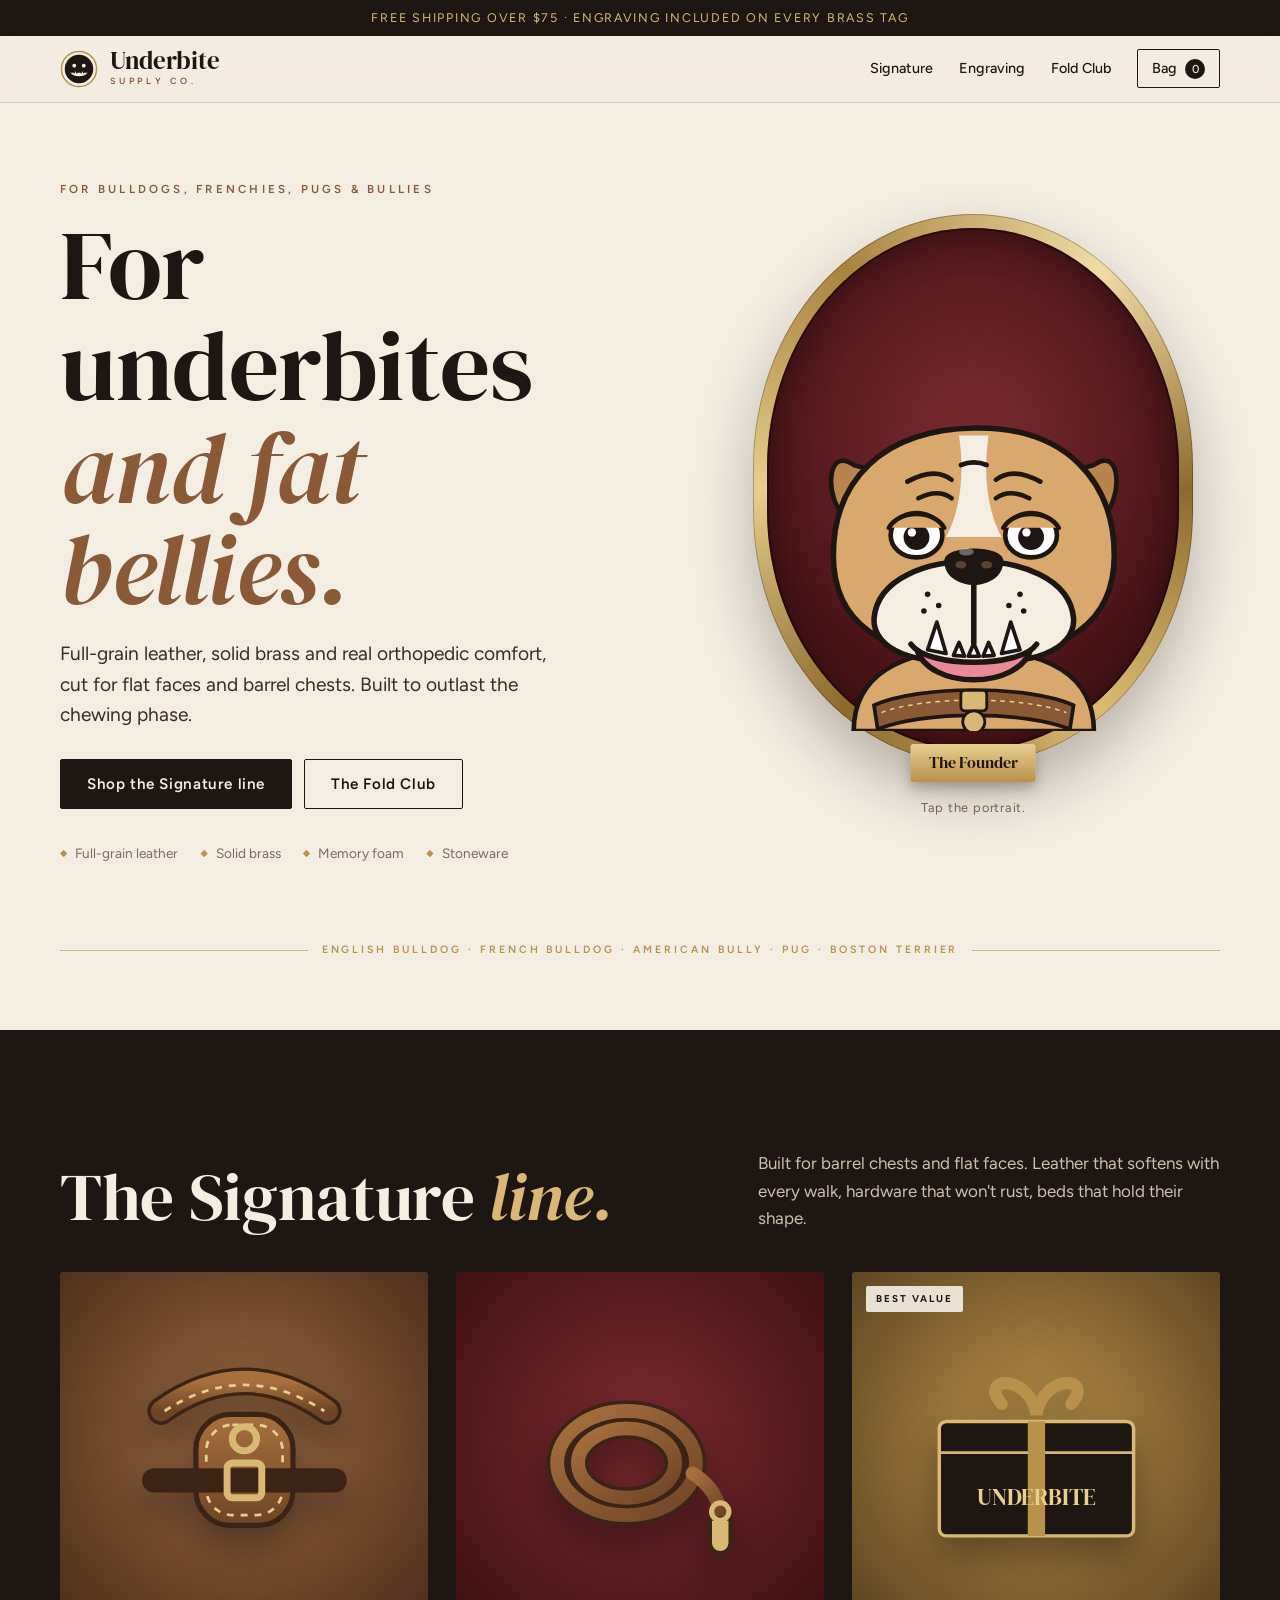
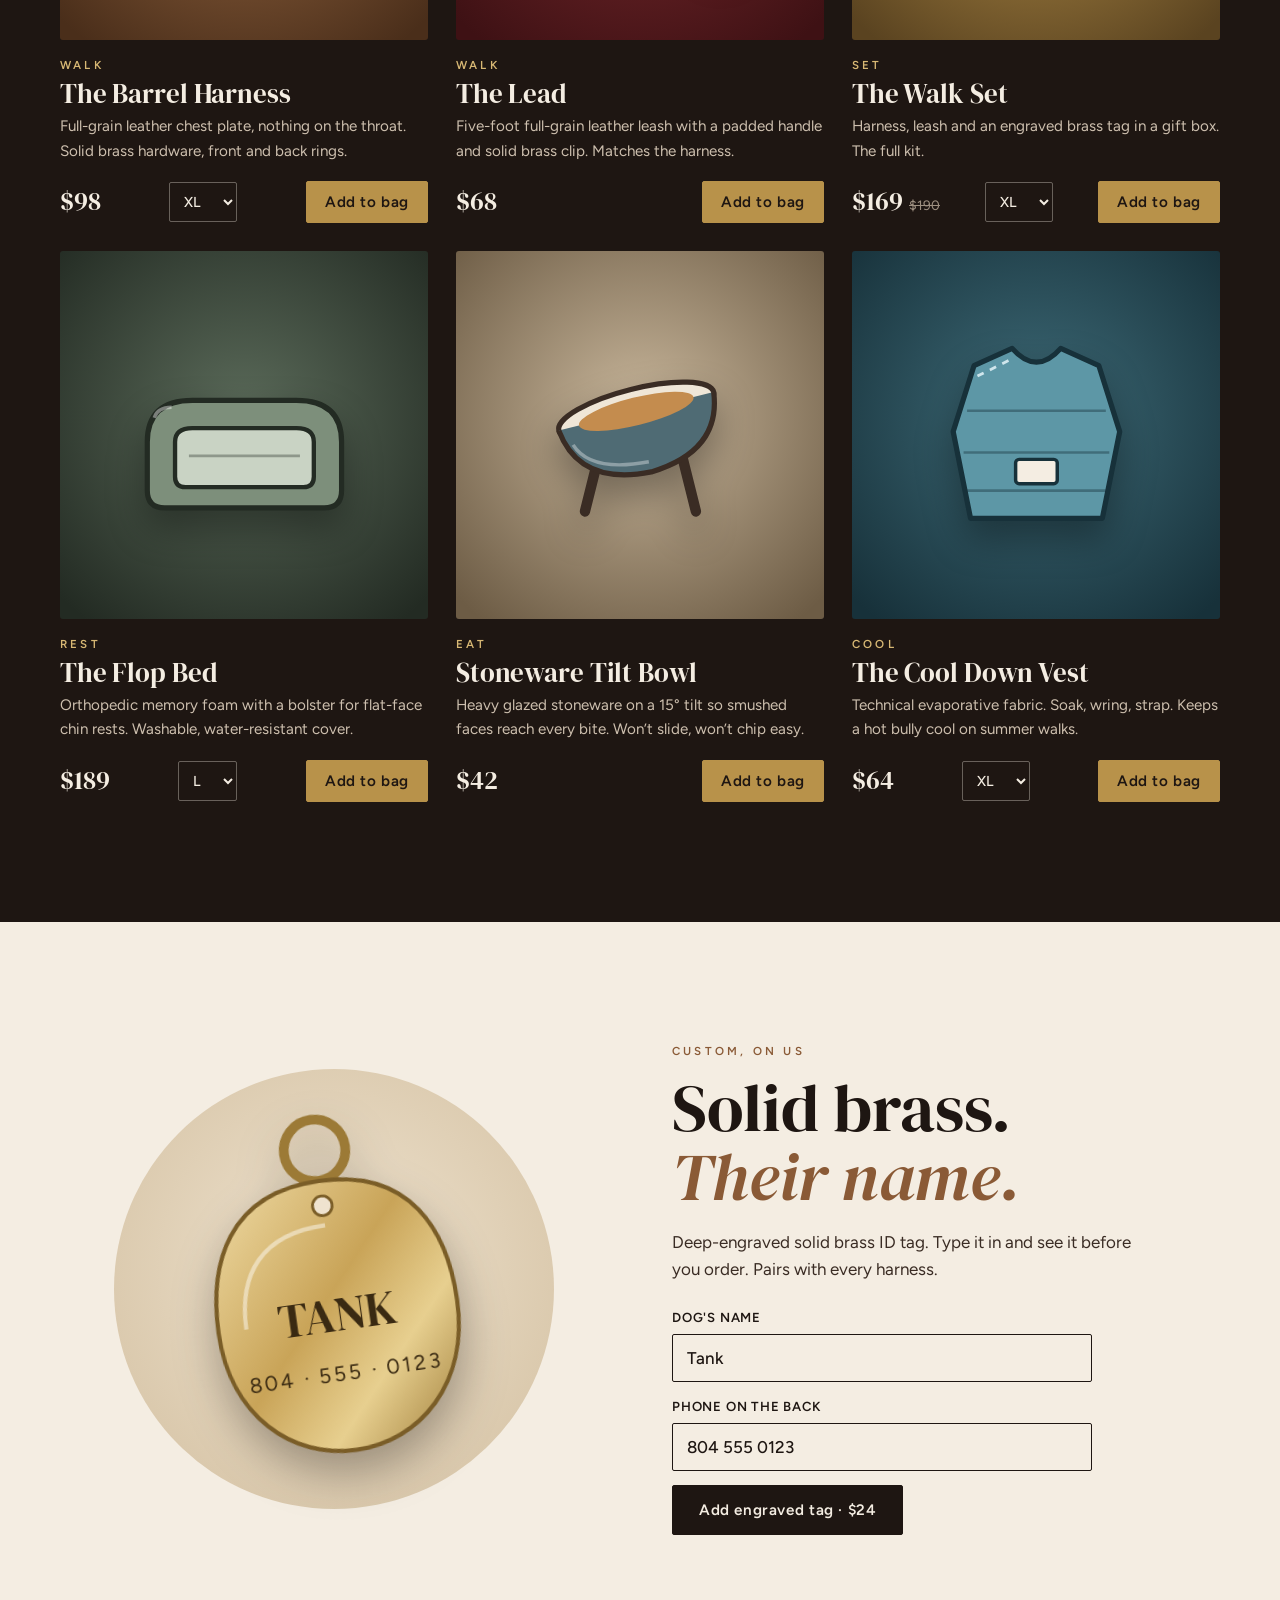
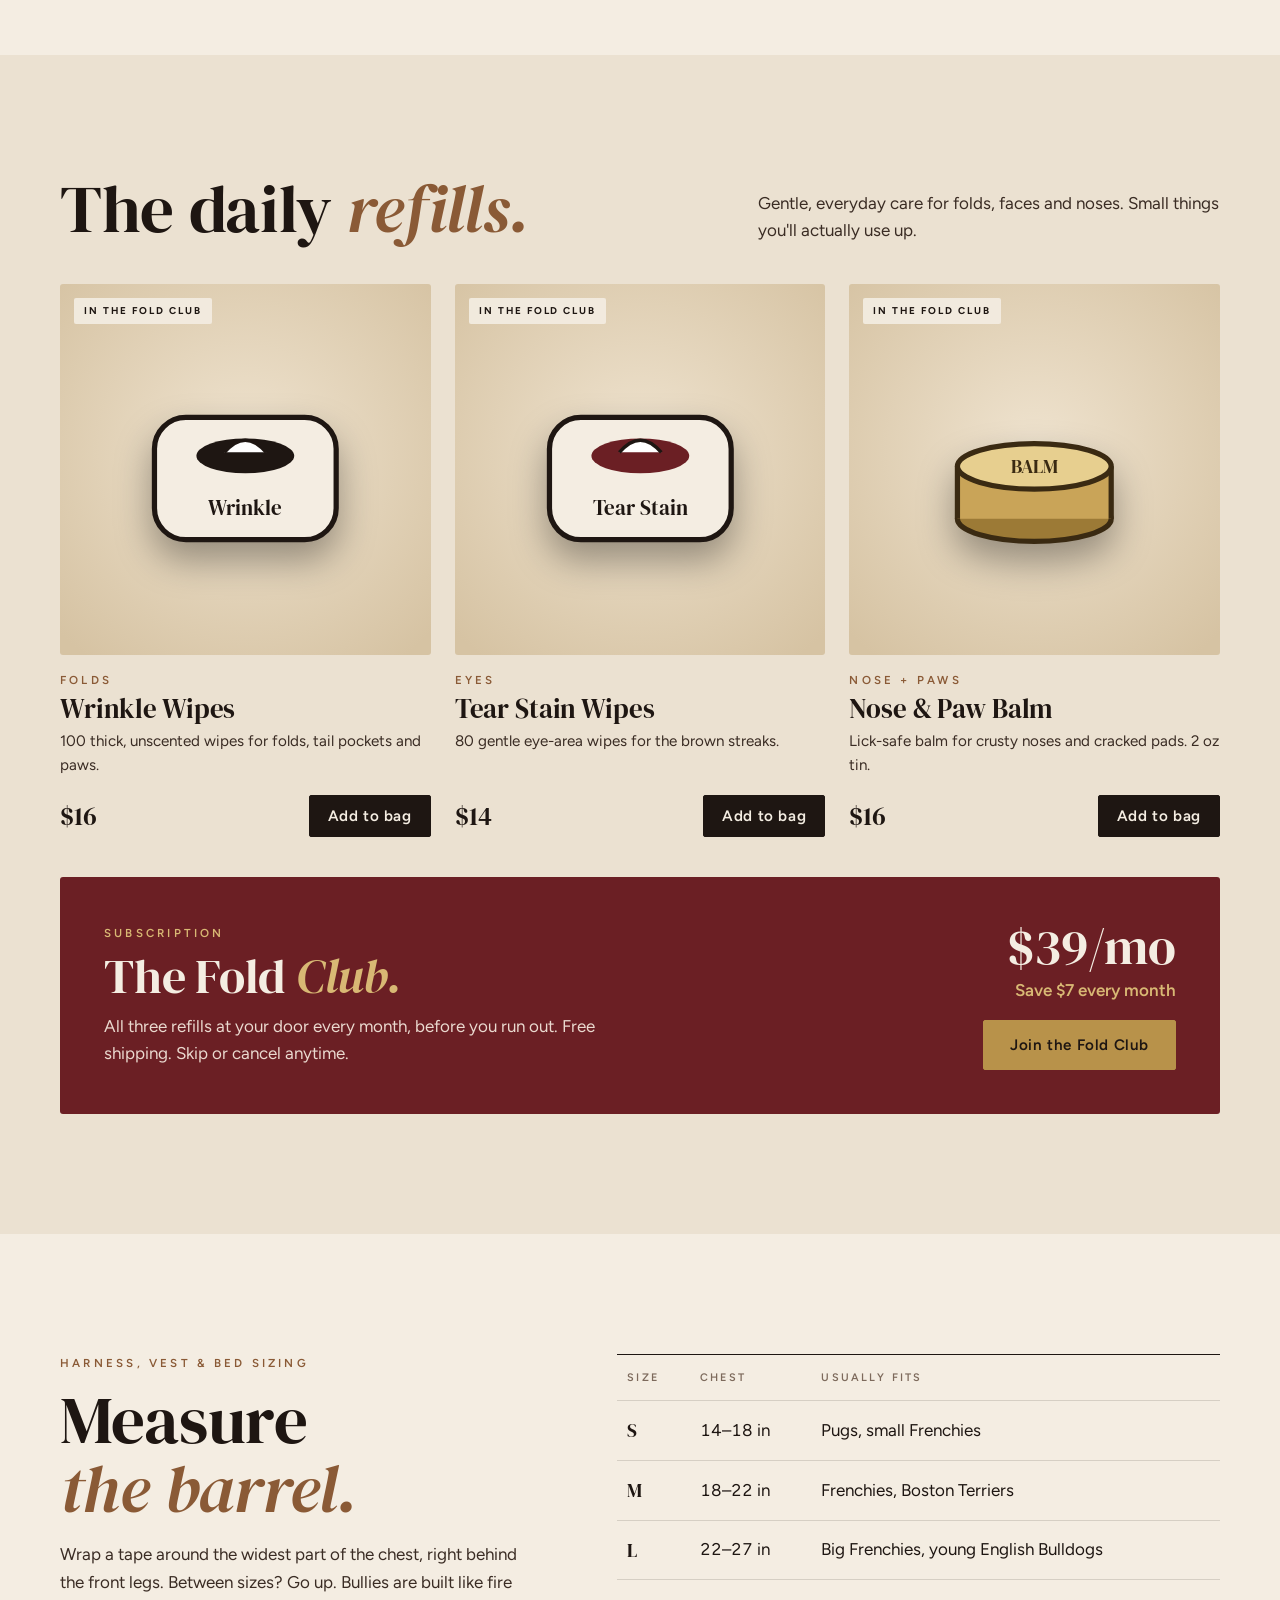
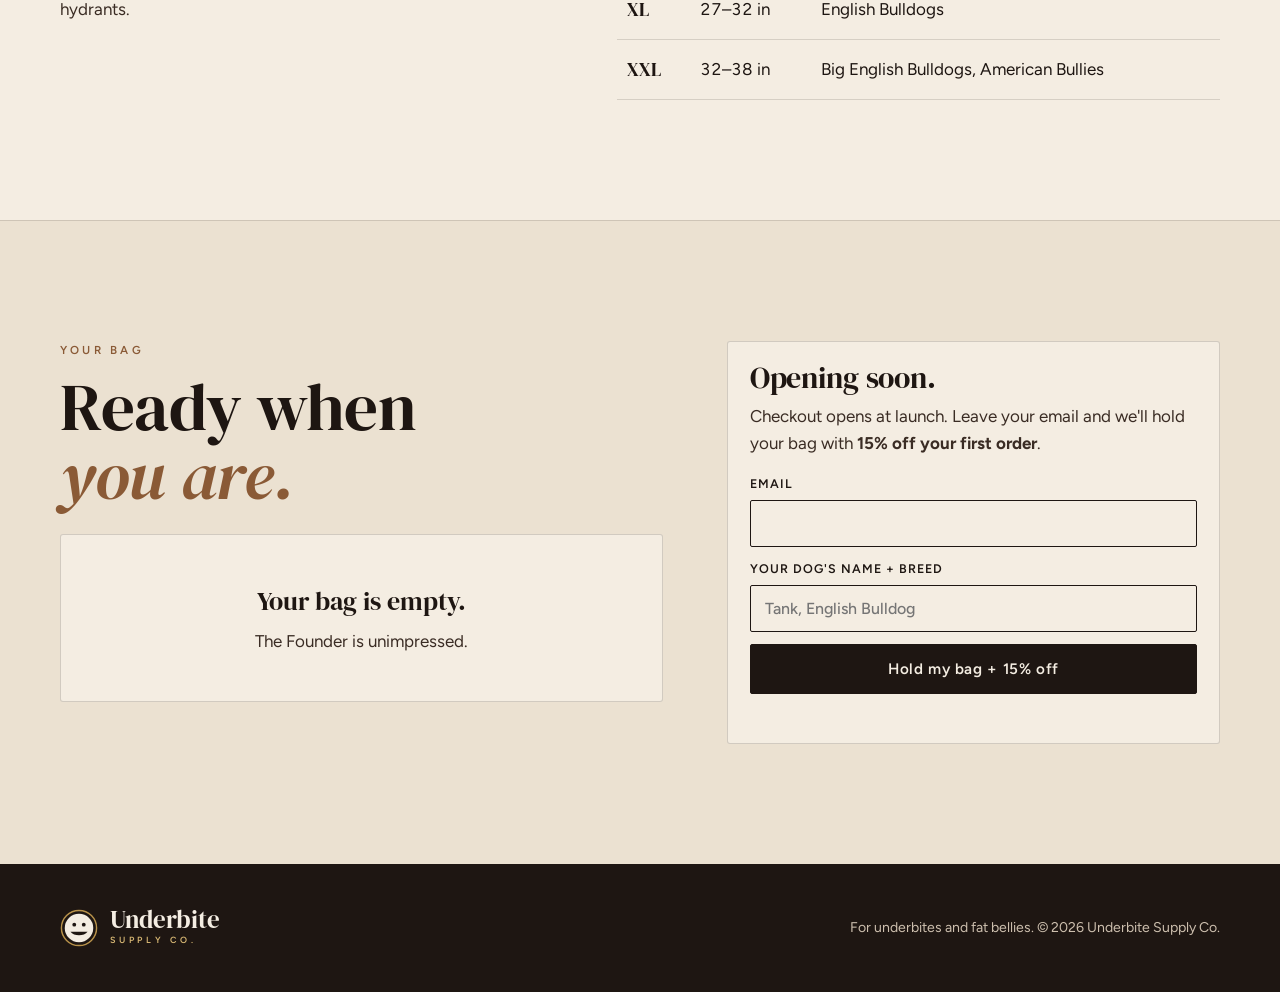
<file: underbite/index.html>
<!doctype html>
<html lang="en">
<head>
<meta charset="utf-8">
<meta name="viewport" content="width=device-width, initial-scale=1, viewport-fit=cover">
<title>Underbite Supply Co.</title>
<meta name="description" content="Full-grain leather, solid brass and orthopedic comfort for bulldogs, Frenchies, pugs and bullies. For underbites and fat bellies.">
<meta name="theme-color" content="#1e1612">
<link rel="preconnect" href="https://fonts.googleapis.com">
<link rel="preconnect" href="https://fonts.gstatic.com" crossorigin>
<link href="https://fonts.googleapis.com/css2?family=DM+Serif+Display:ital@0;1&family=Figtree:wght@400;500;600;700&display=swap" rel="stylesheet">
<style>
  /* Layout: leather-goods boutique. Cream paper, espresso ink, saddle leather, oxblood, brass. Serif display, quiet sans body. The dog is the one loud thing. */
  :root{
    --cream:#f4ede2; --cream2:#ebe1d1; --ink:#1e1612; --ink2:#3a2c24; --leather:#8a5a36; --leather2:#6e4426; --oxblood:#6b1f24; --brass:#b8924a; --brass2:#d8b874; --fawn:#d9a86c; --muted:#7d6a5c; --tongue:#e98a96;
    --serif:"DM Serif Display", "Didot", Georgia, serif;
    --sans:"Figtree", system-ui, -apple-system, "Segoe UI", sans-serif;
    color-scheme: light;
  }
  *{box-sizing:border-box}
  [hidden]{display:none!important}
  html{scroll-behavior:smooth;-webkit-text-size-adjust:100%}
  body{margin:0;background:var(--cream);color:var(--ink);font:17px/1.6 var(--sans);-webkit-font-smoothing:antialiased;overflow-x:hidden}
  a{color:inherit}
  .wrap{max-width:1200px;margin:0 auto;padding-left:max(20px,env(safe-area-inset-left));padding-right:max(20px,env(safe-area-inset-right))}
  h1,h2,h3{font-family:var(--serif);font-weight:400;margin:0;line-height:1.02;letter-spacing:-.005em;text-wrap:balance}
  h1 em,h2 em{color:var(--leather)}
  h2{font-size:clamp(2.4rem,6vw,4.2rem)}
  p{margin:0 0 1em}
  .caps{font-weight:600;font-size:.72rem;letter-spacing:.28em;text-transform:uppercase}
  .rule{display:flex;align-items:center;gap:14px;color:var(--brass)}
  .rule::before,.rule::after{content:"";height:1px;background:currentColor;flex:1;opacity:.6}
  :focus-visible{outline:2px solid var(--brass);outline-offset:3px}
  .btn{display:inline-flex;align-items:center;justify-content:center;gap:8px;font:600 .95rem var(--sans);letter-spacing:.04em;padding:15px 26px;border-radius:2px;border:1px solid var(--ink);background:var(--ink);color:var(--cream);text-decoration:none;cursor:pointer;transition:background .2s,color .2s,transform .15s}
  .btn:hover{background:var(--leather2);border-color:var(--leather2)}
  .btn:active{transform:translateY(1px)}
  .btn.ghost{background:transparent;color:var(--ink)}
  .btn.ghost:hover{background:var(--ink);color:var(--cream)}
  .btn.brass{background:var(--brass);border-color:var(--brass);color:var(--ink)}
  .btn.brass:hover{background:var(--brass2);border-color:var(--brass2)}

  /* header */
  body::before{content:"";position:fixed;inset:0 0 auto;height:env(safe-area-inset-top,0px);background:var(--cream);z-index:41}
  .announce{background:var(--ink);color:var(--brass2);text-align:center;font-size:.78rem;letter-spacing:.14em;text-transform:uppercase;padding:8px 16px}
  header{position:sticky;top:env(safe-area-inset-top,0px);z-index:40;background:rgba(244,237,226,.95);backdrop-filter:blur(10px);-webkit-backdrop-filter:blur(10px);border-bottom:1px solid rgba(30,22,18,.14)}
  .bar{display:flex;align-items:center;justify-content:space-between;gap:14px;height:66px}
  .logo{display:flex;align-items:center;gap:12px;text-decoration:none}
  .logo svg{width:38px;height:38px;flex:0 0 38px}
  .logo b{font-family:var(--serif);font-weight:400;font-size:1.55rem;line-height:.9;display:block}
  .logo small{display:block;font-weight:600;font-size:.56rem;letter-spacing:.42em;color:var(--leather);margin-top:3px}
  .bar nav{display:flex;align-items:center;gap:26px;font-size:.9rem;font-weight:500}
  .bar nav a{text-decoration:none} .bar nav a:hover{color:var(--leather)}
  .bagbtn{display:inline-flex;align-items:center;gap:8px;border:1px solid var(--ink);padding:7px 14px;border-radius:2px}
  .bagbtn i{font-style:normal;background:var(--ink);color:var(--cream);border-radius:999px;min-width:20px;height:20px;display:grid;place-items:center;font-size:.72rem;padding:0 5px}
  @media (max-width:820px){.bar nav .opt{display:none}}

  /* hero */
  .hero-in{display:grid;grid-template-columns:1.1fr .9fr;gap:clamp(20px,5vw,72px);align-items:center;padding-block:clamp(36px,6vw,80px)}
  @media (max-width:860px){.hero-in{grid-template-columns:1fr}}
  .hero-in>*{min-width:0}
  .hero h1{font-size:clamp(3rem,8.6vw,6.2rem)}
  .hero .lede{font-size:clamp(1.05rem,2vw,1.2rem);max-width:42ch;margin-top:20px;color:var(--ink2)}
  .ctas{display:flex;gap:12px;flex-wrap:wrap;margin-top:28px}
  .mats{display:flex;gap:10px 22px;flex-wrap:wrap;margin-top:34px;color:var(--muted);font-size:.85rem}
  .mats span::before{content:"◆";color:var(--brass);margin-right:8px;font-size:.6rem;vertical-align:2px}
  .portrait{position:relative;width:min(100%,440px);margin-inline:auto;aspect-ratio:4/5}
  .frame{position:absolute;inset:0;border-radius:50% / 46%;padding:14px;background:conic-gradient(from 210deg,#8c6a2c,#e7cf8f,#a9843f,#f0dca6,#8c6a2c,#d9bb72,#8c6a2c);box-shadow:0 30px 60px rgba(30,22,18,.28),inset 0 0 0 1px rgba(0,0,0,.25)}
  .frame::before{content:"";position:absolute;inset:14px;border-radius:50% / 46%;background:radial-gradient(70% 60% at 50% 40%,#7a2a2e,#4a1418 80%);box-shadow:inset 0 0 0 2px rgba(0,0,0,.35),inset 0 0 40px rgba(0,0,0,.45)}
  #dog{position:absolute;left:8%;right:8%;bottom:6%;width:84%;height:auto;cursor:pointer;touch-action:manipulation;transform-origin:50% 85%}
  #dog.snort{animation:snort .55s cubic-bezier(.3,1.6,.5,1)}
  @keyframes snort{0%{transform:scale(1,1)}30%{transform:scale(1.05,.92)}60%{transform:scale(.98,1.04)}100%{transform:scale(1,1)}}
  .plaque{position:absolute;left:50%;bottom:-18px;transform:translateX(-50%);background:linear-gradient(180deg,#e7cf8f,#b8924a);color:var(--ink);font-family:var(--serif);font-size:1rem;padding:6px 18px;border-radius:3px;box-shadow:0 6px 14px rgba(0,0,0,.25);white-space:nowrap}
  .bubble{position:absolute;top:2%;right:-2%;background:var(--cream);border:1px solid var(--ink);border-radius:16px;padding:8px 14px;font-family:var(--serif);font-style:italic;font-size:1.2rem;transform:rotate(5deg) scale(.6);opacity:0;transition:opacity .2s,transform .25s cubic-bezier(.3,1.6,.5,1);pointer-events:none;z-index:2}
  .bubble.on{opacity:1;transform:rotate(5deg) scale(1)}
  .hint{text-align:center;margin-top:34px;font-size:.8rem;color:var(--muted);letter-spacing:.06em}

  section{padding-block:clamp(64px,10vw,120px)}
  .head{display:flex;justify-content:space-between;align-items:end;gap:20px;flex-wrap:wrap;margin-bottom:40px}
  .head p{max-width:42ch;color:var(--ink2);margin:0}

  /* signature grid */
  .sig{background:var(--ink);color:var(--cream)}
  .sig h2 em{color:var(--brass2)}
  .sig .head p{color:#cdbfae}
  .grid{display:grid;grid-template-columns:repeat(3,1fr);gap:clamp(16px,2.4vw,28px)}
  @media (max-width:960px){.grid{grid-template-columns:repeat(2,1fr)}}
  @media (max-width:560px){.grid{grid-template-columns:1fr}}
  .card{display:flex;flex-direction:column;min-width:0}
  .card .art{position:relative;aspect-ratio:1/1;display:grid;place-items:center;background:radial-gradient(70% 70% at 50% 45%,var(--bg1),var(--bg2));border-radius:3px;overflow:hidden;max-width:100%}
  .card .art svg{width:66%;height:auto;transition:transform .5s cubic-bezier(.2,.7,.2,1);filter:drop-shadow(0 18px 18px rgba(0,0,0,.35))}
  .card:hover .art svg{transform:translateY(-6px) rotate(-2deg)}
  .card .tag{position:absolute;top:14px;left:14px;font-size:.62rem;font-weight:700;letter-spacing:.2em;text-transform:uppercase;padding:5px 10px;background:rgba(244,237,226,.92);color:var(--ink);border-radius:2px}
  .card .bd{padding-top:16px;display:flex;flex-direction:column;gap:6px;flex:1}
  .card .cat{color:var(--brass2)}
  .card h3{font-size:1.7rem}
  .card p{margin:0;font-size:.95rem;color:#cdbfae}
  .card .row{display:flex;align-items:center;justify-content:space-between;gap:10px;margin-top:auto;padding-top:12px;flex-wrap:wrap}
  .card .pr{font-family:var(--serif);font-size:1.6rem}
  .card .pr s{font-family:var(--sans);font-size:.85rem;color:#9d8f80;margin-left:6px}
  .card select,.card input{font:500 .9rem var(--sans);border:1px solid rgba(244,237,226,.35);border-radius:2px;padding:9px 10px;background:transparent;color:var(--cream)}
  .card select option{color:var(--ink)}
  .card .opts{display:flex;gap:8px;flex-wrap:wrap}
  .card .add{padding:11px 18px}
  .card.light p{color:var(--ink2)} .card.light .cat{color:var(--leather)}
  .card.light select,.card.light input{border-color:rgba(30,22,18,.3);color:var(--ink)}
  .card.light .pr s{color:var(--muted)}

  /* engraving */
  .engrave{display:grid;grid-template-columns:1fr 1fr;gap:clamp(24px,5vw,72px);align-items:center}
  @media (max-width:860px){.engrave{grid-template-columns:1fr}}
  .engrave>*{min-width:0}
  .tagstage{display:grid;place-items:center;aspect-ratio:1/1;max-width:440px;width:100%;margin-inline:auto;background:radial-gradient(60% 60% at 50% 45%,#efe3cf,#d8c6a9);border-radius:50%}
  .tagstage svg{width:70%;height:auto;filter:drop-shadow(0 20px 22px rgba(30,22,18,.35));transform:rotate(-8deg)}
  .eng-form{display:grid;gap:14px;margin-top:24px;max-width:420px}
  .eng-form label{display:grid;gap:6px;font-weight:600;font-size:.82rem;letter-spacing:.06em;text-transform:uppercase}
  .eng-form input{font:500 17px var(--sans);border:1px solid var(--ink);border-radius:2px;padding:13px 14px;background:transparent;color:var(--ink)}

  /* refills */
  .refills{background:var(--cream2)}
  .rgrid{display:grid;grid-template-columns:repeat(3,1fr);gap:clamp(14px,2vw,24px)}
  @media (max-width:860px){.rgrid{grid-template-columns:1fr}}
  .club{margin-top:40px;display:grid;grid-template-columns:1.2fr .8fr;gap:24px;align-items:center;background:var(--oxblood);color:var(--cream);padding:clamp(24px,4vw,44px);border-radius:3px}
  @media (max-width:860px){.club{grid-template-columns:1fr}}
  .club>*{min-width:0}
  .club h3{font-size:clamp(2rem,4.6vw,3rem)}
  .club h3 em{color:var(--brass2)}
  .club p{color:#ead9cf;margin:12px 0 0;max-width:46ch}
  .club .px{text-align:right}
  @media (max-width:860px){.club .px{text-align:left}}
  .club .px b{font-family:var(--serif);font-weight:400;font-size:3.2rem;line-height:1;display:block}
  .club .px span{display:block;color:var(--brass2);font-weight:600;margin:4px 0 16px}

  /* sizing */
  .size{display:grid;grid-template-columns:.9fr 1.1fr;gap:clamp(24px,5vw,64px);align-items:start}
  @media (max-width:860px){.size{grid-template-columns:1fr}}
  .size>*{min-width:0}
  .tablewrap{overflow-x:auto;border-top:1px solid var(--ink)}
  table{width:100%;border-collapse:collapse;min-width:420px}
  th,td{text-align:left;padding:14px 10px;border-bottom:1px solid rgba(30,22,18,.14);font-variant-numeric:tabular-nums}
  th{font-size:.68rem;letter-spacing:.2em;text-transform:uppercase;color:var(--muted);font-weight:600}
  td b{font-family:var(--serif);font-weight:400;font-size:1.2rem}

  /* bag */
  .bag{background:var(--cream2);border-top:1px solid rgba(30,22,18,.14)}
  .bag .wrap{display:grid;grid-template-columns:1.1fr .9fr;gap:clamp(24px,5vw,64px);align-items:start}
  @media (max-width:860px){.bag .wrap{grid-template-columns:1fr}}
  .bag .wrap>*{min-width:0}
  .sheet{background:var(--cream);border:1px solid rgba(30,22,18,.16);padding:20px 22px;border-radius:3px}
  .line{display:grid;grid-template-columns:56px 1fr auto;gap:14px;align-items:center;padding:12px 0;border-bottom:1px solid rgba(30,22,18,.1)}
  .line:last-of-type{border-bottom:0}
  .line .th{width:56px;height:56px;border-radius:3px;background:radial-gradient(70% 70% at 50% 45%,var(--bg1),var(--bg2));display:grid;place-items:center}
  .line .th svg{width:72%;height:auto}
  .line b{display:block;font-weight:600;line-height:1.2}
  .line small{display:block;color:var(--muted)}
  .line .r{text-align:right;font-family:var(--serif);font-size:1.15rem;font-variant-numeric:tabular-nums}
  .qty{display:inline-flex;align-items:center;border:1px solid rgba(30,22,18,.3);border-radius:2px;margin-top:6px}
  .qty button{width:30px;height:28px;border:0;background:transparent;font:600 1rem var(--sans);color:var(--ink);cursor:pointer}
  .qty span{min-width:20px;text-align:center;font-weight:600}
  .empty{text-align:center;padding:26px 8px;color:var(--ink2)}
  .empty b{display:block;font-family:var(--serif);font-weight:400;font-size:1.6rem;margin-bottom:6px;color:var(--ink)}
  .tot{display:grid;gap:6px;margin-top:12px;font-variant-numeric:tabular-nums}
  .tot div{display:flex;justify-content:space-between}
  .tot .g{border-top:1px solid var(--ink);padding-top:10px;font-family:var(--serif);font-size:1.6rem}
  .ship{font-weight:600;font-size:.88rem;margin:12px 0 6px}
  .bar2{height:3px;background:rgba(30,22,18,.12)}
  .bar2 i{display:block;height:100%;background:var(--brass);transition:width .4s}
  form.list{display:grid;gap:12px;margin-top:16px}
  form.list label{display:grid;gap:6px;font-weight:600;font-size:.78rem;letter-spacing:.08em;text-transform:uppercase}
  form.list input{font:500 16px var(--sans);color:var(--ink);background:transparent;border:1px solid var(--ink);border-radius:2px;padding:13px 14px}
  .hp{position:absolute;left:-9999px}
  #c-status{font-weight:600}

  footer{background:var(--ink);color:#cdbfae;padding-block:44px;font-size:.88rem}
  footer .row{display:flex;justify-content:space-between;gap:24px;flex-wrap:wrap;align-items:center}
  footer .logo b{color:var(--cream)} footer .logo small{color:var(--brass2)}

  .pill{position:fixed;z-index:39;right:max(16px,env(safe-area-inset-right));bottom:calc(16px + env(safe-area-inset-bottom,0px));display:flex;align-items:center;gap:10px;background:var(--ink);color:var(--cream);text-decoration:none;font-weight:600;font-size:.9rem;padding:11px 16px;border-radius:2px;box-shadow:0 10px 30px rgba(30,22,18,.35);transition:transform .25s}
  .pill .c{background:var(--brass);color:var(--ink);border-radius:999px;min-width:22px;height:22px;display:grid;place-items:center;font-size:.75rem;padding:0 6px}
  .pill.bump{transform:scale(1.08)}

  .rv{transition:opacity .9s ease,transform .9s cubic-bezier(.2,.7,.2,1)}
  .js .rv.pre{opacity:0;transform:translateY(24px)}
  @media (prefers-reduced-motion:reduce){html{scroll-behavior:auto}*{animation:none!important;transition:none!important}.js .rv.pre{opacity:1;transform:none}}
</style>
<script>document.documentElement.className='js'</script>
</head>
<body>

<div class="announce">Free shipping over $75 · Engraving included on every brass tag</div>
<header>
  <div class="wrap bar">
    <a class="logo" href="./" aria-label="Underbite Supply Co. home">
      <svg viewBox="0 0 40 40" aria-hidden="true"><circle cx="20" cy="20" r="18.5" fill="none" stroke="#b8924a" stroke-width="1.5"/><circle cx="20" cy="20" r="15" fill="#1e1612"/><path d="M11 24c3.5 5 14.5 5 18 0" fill="#f4ede2"/><path d="M15 24.8l1.4-3.6 1.4 3.6M22.2 24.8l1.4-3.6 1.4 3.6" fill="#f4ede2" stroke="#1e1612" stroke-width="1"/><circle cx="15" cy="16.5" r="2" fill="#f4ede2"/><circle cx="25" cy="16.5" r="2" fill="#f4ede2"/></svg>
      <span><b>Underbite</b><small>SUPPLY CO.</small></span>
    </a>
    <nav>
      <a class="opt" href="#signature">Signature</a>
      <a class="opt" href="#engrave">Engraving</a>
      <a class="opt" href="#refills">Fold Club</a>
      <a class="bagbtn" href="#bag">Bag <i id="nav-n">0</i></a>
    </nav>
  </div>
</header>

<main>
  <div class="hero">
    <div class="wrap hero-in">
      <div>
        <div class="caps" style="color:var(--leather)">For bulldogs, Frenchies, pugs &amp; bullies</div>
        <h1 style="margin-top:16px">For underbites <em>and fat bellies.</em></h1>
        <p class="lede">Full-grain leather, solid brass and real orthopedic comfort, cut for flat faces and barrel chests. Built to outlast the chewing phase.</p>
        <div class="ctas">
          <a class="btn" href="#signature">Shop the Signature line</a>
          <a class="btn ghost" href="#refills">The Fold Club</a>
        </div>
        <div class="mats"><span>Full-grain leather</span><span>Solid brass</span><span>Memory foam</span><span>Stoneware</span></div>
      </div>
      <div>
        <div class="portrait">
          <div class="frame"></div>
          <div class="bubble" id="bubble" aria-hidden="true">*snort*</div>
          <svg id="dog" viewBox="0 0 400 380" role="img" aria-label="Portrait of an English bulldog with an underbite, wearing a leather harness and brass tag. Tap him.">
            <!-- body + harness -->
            <path d="M70 380 C70 320 120 292 200 292 C280 292 330 320 330 380 Z" fill="#d9a86c" stroke="#1e1612" stroke-width="5"/>
            <path d="M92 352 C140 330 260 330 308 352 L304 378 C256 358 144 358 96 378 Z" fill="#8a5a36" stroke="#1e1612" stroke-width="4"/>
            <path d="M100 360 C146 342 254 342 300 360" fill="none" stroke="#e7cf8f" stroke-width="1.6" stroke-dasharray="5 5"/>
            <rect x="186" y="336" width="28" height="22" rx="4" fill="#d8b874" stroke="#1e1612" stroke-width="3"/>
            <circle cx="200" cy="370" r="12" fill="#d8b874" stroke="#1e1612" stroke-width="3"/>
            <!-- ears -->
            <path d="M70 92 C40 70 38 130 62 150 C80 130 92 110 98 100 Z" fill="#b8854e" stroke="#1e1612" stroke-width="5" stroke-linejoin="round"/>
            <path d="M330 92 C360 70 362 130 338 150 C320 130 308 110 302 100 Z" fill="#b8854e" stroke="#1e1612" stroke-width="5" stroke-linejoin="round"/>
            <!-- head -->
            <path d="M200 52 C300 50 352 110 352 190 C352 262 300 300 200 300 C100 300 48 262 48 190 C48 110 100 54 200 52 Z" fill="#d9a86c" stroke="#1e1612" stroke-width="6"/>
            <path d="M184 60 C190 100 186 140 170 170 L230 170 C214 140 210 100 216 60 Z" fill="#f4ede2"/>
            <g fill="none" stroke="#1e1612" stroke-width="5" stroke-linecap="round">
              <path d="M128 110 C150 98 166 100 176 108"/><path d="M224 108 C234 100 250 98 272 110"/>
              <path d="M140 128 C156 120 168 122 176 128"/><path d="M224 128 C232 122 244 120 260 128"/>
              <path d="M186 92 C196 88 204 88 214 92"/>
            </g>
            <ellipse cx="138" cy="168" rx="28" ry="24" fill="#fff" stroke="#1e1612" stroke-width="5"/>
            <ellipse cx="262" cy="168" rx="28" ry="24" fill="#fff" stroke="#1e1612" stroke-width="5"/>
            <g id="pupils">
              <circle cx="138" cy="170" r="14" fill="#1e1612"/><circle cx="133" cy="165" r="4.5" fill="#fff"/>
              <circle cx="262" cy="170" r="14" fill="#1e1612"/><circle cx="257" cy="165" r="4.5" fill="#fff"/>
            </g>
            <path id="lidL" d="M108 160 C120 140 156 140 168 160" fill="#d9a86c" stroke="#1e1612" stroke-width="5" stroke-linecap="round"/>
            <path id="lidR" d="M232 160 C244 140 280 140 292 160" fill="#d9a86c" stroke="#1e1612" stroke-width="5" stroke-linecap="round"/>
            <path d="M200 196 C150 196 96 214 92 258 C90 292 140 312 200 300 Z" fill="#f4ede2" stroke="#1e1612" stroke-width="6" stroke-linejoin="round"/>
            <path d="M200 196 C250 196 304 214 308 258 C310 292 260 312 200 300 Z" fill="#f4ede2" stroke="#1e1612" stroke-width="6" stroke-linejoin="round"/>
            <path d="M138 290 C150 336 250 336 262 290 C240 302 160 302 138 290 Z" fill="#e98a96" stroke="#1e1612" stroke-width="6" stroke-linejoin="round"/>
            <path d="M132 286 C150 312 250 312 268 286" fill="#f4ede2" stroke="#1e1612" stroke-width="6" stroke-linecap="round"/>
            <g fill="#fff" stroke="#1e1612" stroke-width="4" stroke-linejoin="round">
              <path d="M150 292 L160 262 L170 296 Z"/><path d="M230 296 L240 262 L250 292 Z"/>
              <path d="M178 298 L184 284 L190 299 Z"/><path d="M194 299 L200 285 L206 299 Z"/><path d="M210 299 L216 284 L222 298 Z"/>
            </g>
            <path d="M168 196 C168 178 232 178 232 196 C232 214 214 222 200 222 C186 222 168 214 168 196 Z" fill="#1e1612"/>
            <ellipse cx="186" cy="200" rx="6" ry="4" fill="#5a4334"/><ellipse cx="214" cy="200" rx="6" ry="4" fill="#5a4334"/>
            <ellipse cx="192" cy="186" rx="8" ry="4" fill="#fff" opacity=".35"/>
            <g fill="#1e1612"><circle cx="150" cy="232" r="3"/><circle cx="162" cy="244" r="3"/><circle cx="146" cy="250" r="3"/><circle cx="250" cy="232" r="3"/><circle cx="238" cy="244" r="3"/><circle cx="254" cy="250" r="3"/></g>
          </svg>
          <div class="plaque">The Founder</div>
        </div>
        <p class="hint" id="hint">Tap the portrait.</p>
      </div>
    </div>
  </div>

  <div class="wrap"><div class="rule caps" style="font-size:.66rem">English Bulldog · French Bulldog · American Bully · Pug · Boston Terrier</div></div>

  <section class="sig" id="signature" style="margin-top:clamp(40px,6vw,72px)">
    <div class="wrap">
      <div class="head rv"><h2>The Signature <em>line.</em></h2><p>Built for barrel chests and flat faces. Leather that softens with every walk, hardware that won't rust, beds that hold their shape.</p></div>
      <div class="grid rv" id="g-sig"></div>
    </div>
  </section>

  <section id="engrave">
    <div class="wrap engrave">
      <div class="tagstage rv" aria-hidden="true">
        <svg viewBox="0 0 220 260">
          <defs>
            <linearGradient id="brassG" x1="0" y1="0" x2="1" y2="1"><stop offset="0" stop-color="#f0dca6"/><stop offset=".45" stop-color="#c9a458"/><stop offset=".7" stop-color="#e7cf8f"/><stop offset="1" stop-color="#9c7a36"/></linearGradient>
          </defs>
          <circle cx="110" cy="30" r="22" fill="none" stroke="#9c7a36" stroke-width="7"/>
          <path d="M110 52 C176 52 196 100 196 150 C196 210 156 246 110 246 C64 246 24 210 24 150 C24 100 44 52 110 52 Z" fill="url(#brassG)" stroke="#7a5d27" stroke-width="3"/>
          <circle cx="110" cy="70" r="7" fill="#efe3cf" stroke="#7a5d27" stroke-width="2"/>
          <path d="M44 150 C44 110 64 84 110 84" fill="none" stroke="#fff" stroke-width="3" opacity=".45"/>
          <text id="tg-name" x="110" y="160" text-anchor="middle" font-family="DM Serif Display, Georgia, serif" font-size="34" fill="#3a2a12">TANK</text>
          <text id="tg-phone" x="110" y="196" text-anchor="middle" font-family="Figtree, sans-serif" font-size="15" letter-spacing="2" fill="#3a2a12">804 · 555 · 0123</text>
        </svg>
      </div>
      <div class="rv">
        <div class="caps" style="color:var(--leather)">Custom, on us</div>
        <h2 style="margin-top:14px">Solid brass. <em>Their name.</em></h2>
        <p style="margin-top:18px;max-width:44ch;color:var(--ink2)">Deep-engraved solid brass ID tag. Type it in and see it before you order. Pairs with every harness.</p>
        <div class="eng-form">
          <label>Dog's name<input id="e-name" maxlength="12" value="Tank" autocomplete="off"></label>
          <label>Phone on the back<input id="e-phone" maxlength="16" value="804 555 0123" inputmode="tel" autocomplete="off"></label>
          <div style="display:flex;align-items:center;gap:16px;flex-wrap:wrap"><button class="btn" type="button" id="e-add">Add engraved tag · $24</button><span id="e-msg" role="status" style="font-weight:600"></span></div>
        </div>
      </div>
    </div>
  </section>

  <section class="refills" id="refills">
    <div class="wrap">
      <div class="head rv"><h2>The daily <em>refills.</em></h2><p>Gentle, everyday care for folds, faces and noses. Small things you'll actually use up.</p></div>
      <div class="rgrid rv" id="g-ref"></div>
      <div class="club rv">
        <div>
          <div class="caps" style="color:var(--brass2)">Subscription</div>
          <h3 style="margin-top:10px">The Fold <em>Club.</em></h3>
          <p>All three refills at your door every month, before you run out. Free shipping. Skip or cancel anytime.</p>
        </div>
        <div class="px"><b id="club-price">$39</b><span id="club-save"></span><button class="btn brass" type="button" id="club-add">Join the Fold Club</button></div>
      </div>
    </div>
  </section>

  <section id="sizing">
    <div class="wrap size">
      <div class="rv">
        <div class="caps" style="color:var(--leather)">Harness, vest &amp; bed sizing</div>
        <h2 style="margin-top:14px">Measure <em>the barrel.</em></h2>
        <p style="margin-top:18px;max-width:42ch;color:var(--ink2)">Wrap a tape around the widest part of the chest, right behind the front legs. Between sizes? Go up. Bullies are built like fire hydrants.</p>
      </div>
      <div class="tablewrap rv">
        <table>
          <thead><tr><th>Size</th><th>Chest</th><th>Usually fits</th></tr></thead>
          <tbody>
            <tr><td><b>S</b></td><td>14–18 in</td><td>Pugs, small Frenchies</td></tr>
            <tr><td><b>M</b></td><td>18–22 in</td><td>Frenchies, Boston Terriers</td></tr>
            <tr><td><b>L</b></td><td>22–27 in</td><td>Big Frenchies, young English Bulldogs</td></tr>
            <tr><td><b>XL</b></td><td>27–32 in</td><td>English Bulldogs</td></tr>
            <tr><td><b>XXL</b></td><td>32–38 in</td><td>Big English Bulldogs, American Bullies</td></tr>
          </tbody>
        </table>
      </div>
    </div>
  </section>

  <section class="bag" id="bag">
    <div class="wrap">
      <div class="rv">
        <div class="caps" style="color:var(--leather)">Your bag</div>
        <h2 style="margin-top:14px">Ready when <em>you are.</em></h2>
        <div class="sheet" id="sheet" style="margin-top:24px"></div>
      </div>
      <div class="rv">
        <div class="sheet">
          <h3 style="font-size:1.9rem">Opening soon.</h3>
          <p style="margin-top:10px;color:var(--ink2)">Checkout opens at launch. Leave your email and we'll hold your bag with <b>15% off your first order</b>.</p>
          <!-- EDIT: replace YOUR_FORM_ID with your Formspree code. When Shopify is live this becomes checkout. -->
          <form id="cform" class="list" method="POST" action="https://formspree.io/f/YOUR_FORM_ID" novalidate>
            <input type="hidden" name="_subject" value="Underbite launch list">
            <input type="hidden" name="bag" id="c-bag">
            <label class="hp" aria-hidden="true">Leave blank <input name="_gotcha" tabindex="-1" autocomplete="off"></label>
            <label>Email<input id="c-email" name="email" type="email" required autocomplete="email"></label>
            <label>Your dog's name + breed<input id="c-dog" name="dog" placeholder="Tank, English Bulldog"></label>
            <button class="btn" type="submit" id="c-send">Hold my bag + 15% off</button>
            <p id="c-status" role="status"></p>
          </form>
        </div>
      </div>
    </div>
  </section>
</main>

<a class="pill" id="pill" href="#bag" hidden><span>Bag</span><span class="c" id="pill-n">0</span><span id="pill-t">$0</span></a>

<footer>
  <div class="wrap row">
    <a class="logo" href="./"><svg viewBox="0 0 40 40" aria-hidden="true"><circle cx="20" cy="20" r="18.5" fill="none" stroke="#b8924a" stroke-width="1.5"/><circle cx="20" cy="20" r="15" fill="#f4ede2"/><path d="M11 24c3.5 5 14.5 5 18 0" fill="#1e1612"/><circle cx="15" cy="16.5" r="2" fill="#1e1612"/><circle cx="25" cy="16.5" r="2" fill="#1e1612"/></svg><span><b>Underbite</b><small>SUPPLY CO.</small></span></a>
    <span>For underbites and fat bellies. © <span id="yr">2026</span> Underbite Supply Co.</span>
  </div>
</footer>

<script>
(function(){
  /* ============ EDIT PRODUCTS + PRICES HERE ============ */
  var SIZES=['S','M','L','XL','XXL'];
  var PRODUCTS=[
    // Signature line
    {id:'harness',line:'sig',cat:'Walk',name:'The Barrel Harness',note:'Full-grain leather chest plate, nothing on the throat. Solid brass hardware, front and back rings.',price:98,sizes:SIZES,def:'XL',art:'harness',bg:['#9a6a43','#4a2e1a']},
    {id:'leash',line:'sig',cat:'Walk',name:'The Lead',note:'Five-foot full-grain leather leash with a padded handle and solid brass clip. Matches the harness.',price:68,art:'leash',bg:['#7c2a2e','#3e1114']},
    {id:'set',line:'sig',cat:'Set',name:'The Walk Set',note:'Harness, leash and an engraved brass tag in a gift box. The full kit.',price:169,was:190,sizes:SIZES,def:'XL',art:'set',bg:['#b8924a','#5a4320'],tag:'Best value'},
    {id:'bed',line:'sig',cat:'Rest',name:'The Flop Bed',note:'Orthopedic memory foam with a bolster for flat-face chin rests. Washable, water-resistant cover.',price:189,sizes:['M','L','XL'],def:'L',art:'bed',bg:['#5b6b5a','#232b23']},
    {id:'bowl',line:'sig',cat:'Eat',name:'Stoneware Tilt Bowl',note:'Heavy glazed stoneware on a 15° tilt so smushed faces reach every bite. Won’t slide, won’t chip easy.',price:42,art:'bowl',bg:['#c9b79c','#6d5c45']},
    {id:'vest',line:'sig',cat:'Cool',name:'The Cool Down Vest',note:'Technical evaporative fabric. Soak, wring, strap. Keeps a hot bully cool on summer walks.',price:64,sizes:SIZES,def:'XL',art:'vest',bg:['#3e6b78','#17313a']},
    // Refills
    {id:'wipes',line:'ref',cat:'Folds',name:'Wrinkle Wipes',note:'100 thick, unscented wipes for folds, tail pockets and paws.',price:16,art:'wipes',bg:['#efe3cf','#d6c3a3'],club:true},
    {id:'tear',line:'ref',cat:'Eyes',name:'Tear Stain Wipes',note:'80 gentle eye-area wipes for the brown streaks.',price:14,art:'tear',bg:['#efe3cf','#d6c3a3'],club:true},
    {id:'balm',line:'ref',cat:'Nose + paws',name:'Nose & Paw Balm',note:'Lick-safe balm for crusty noses and cracked pads. 2 oz tin.',price:16,art:'balm',bg:['#efe3cf','#d6c3a3'],club:true}
  ];
  var TAG_PRICE=24, CLUB_PRICE=39, FREE_SHIP=75, SHIPPING=8;
  /* ===================================================== */

  var $=function(id){return document.getElementById(id);};
  var money=function(n){return '$'+n.toFixed(n%1?2:0);};
  $('yr').textContent=new Date().getFullYear();

  var stitch='stroke="#e7cf8f" stroke-width="1.6" stroke-dasharray="4 4" fill="none"';
  var ART={
    harness:'<svg viewBox="0 0 140 120"><defs><linearGradient id="lg1" x1="0" y1="0" x2="0" y2="1"><stop offset="0" stop-color="#a8703f"/><stop offset="1" stop-color="#6e4426"/></linearGradient></defs><path d="M22 34 Q70 0 118 34" fill="none" stroke="#3a2416" stroke-width="16" stroke-linecap="round"/><path d="M22 34 Q70 0 118 34" fill="none" stroke="url(#lg1)" stroke-width="12" stroke-linecap="round"/><path d="M24 34 Q70 4 116 34" '+stitch+'/><rect x="42" y="36" width="56" height="64" rx="20" fill="url(#lg1)" stroke="#3a2416" stroke-width="3"/><rect x="48" y="42" width="44" height="52" rx="15" '+stitch+'/><path d="M18 74h104" stroke="#3a2416" stroke-width="14" stroke-linecap="round"/><path d="M18 74h104" stroke="url(#lg1)" stroke-width="10" stroke-linecap="round"/><rect x="60" y="64" width="20" height="20" rx="3" fill="none" stroke="#d8b874" stroke-width="4"/><circle cx="70" cy="50" r="7" fill="none" stroke="#d8b874" stroke-width="4"/></svg>',
    leash:'<svg viewBox="0 0 140 120"><defs><linearGradient id="lg2" x1="0" y1="0" x2="1" y2="1"><stop offset="0" stop-color="#a8703f"/><stop offset="1" stop-color="#6e4426"/></linearGradient></defs><ellipse cx="62" cy="64" rx="40" ry="30" fill="none" stroke="#3a2416" stroke-width="12"/><ellipse cx="62" cy="64" rx="40" ry="30" fill="none" stroke="url(#lg2)" stroke-width="8"/><ellipse cx="62" cy="64" rx="28" ry="20" fill="none" stroke="#3a2416" stroke-width="12"/><ellipse cx="62" cy="64" rx="28" ry="20" fill="none" stroke="url(#lg2)" stroke-width="8"/><path d="M100 70 Q116 80 116 96" fill="none" stroke="url(#lg2)" stroke-width="8" stroke-linecap="round"/><path d="M110 96h12v14a6 6 0 0 1-12 0z" fill="#d8b874" stroke="#3a2416" stroke-width="2.5"/><circle cx="116" cy="92" r="5" fill="none" stroke="#d8b874" stroke-width="3"/></svg>',
    set:'<svg viewBox="0 0 140 120"><rect x="14" y="40" width="112" height="66" rx="4" fill="#1e1612" stroke="#d8b874" stroke-width="2"/><path d="M14 58h112" stroke="#d8b874" stroke-width="1.5"/><path d="M70 40v66" stroke="#b8924a" stroke-width="10"/><path d="M50 30c-14-16 16-18 20 6 4-24 34-22 20-6" fill="none" stroke="#b8924a" stroke-width="7" stroke-linecap="round"/><text x="70" y="88" text-anchor="middle" font-family="DM Serif Display,Georgia,serif" font-size="13" fill="#e7cf8f">UNDERBITE</text></svg>',
    bed:'<svg viewBox="0 0 140 120"><path d="M14 64 Q14 40 40 40 L100 40 Q126 40 126 64 L126 92 Q126 102 116 102 L24 102 Q14 102 14 92 Z" fill="#7d8f7b" stroke="#232b23" stroke-width="3"/><path d="M30 64 Q30 56 40 56 L100 56 Q110 56 110 64 L110 84 Q110 90 104 90 L36 90 Q30 90 30 84 Z" fill="#c9d3c4" stroke="#232b23" stroke-width="2.5"/><path d="M38 72h64" stroke="#232b23" stroke-width="1.5" opacity=".35"/><path d="M18 50 Q20 44 28 44" stroke="#fff" stroke-width="2" opacity=".4" fill="none"/></svg>',
    bowl:'<svg viewBox="0 0 140 120"><path d="M38 104 L48 64 M102 104 L92 64" stroke="#3a2c24" stroke-width="6" stroke-linecap="round"/><g transform="rotate(-14 70 56)"><ellipse cx="70" cy="46" rx="46" ry="13" fill="#efe6d7" stroke="#3a2c24" stroke-width="3"/><path d="M24 46 Q28 80 70 82 Q112 80 116 46" fill="#4f6b74" stroke="#3a2c24" stroke-width="3"/><path d="M30 56 Q36 74 70 76" stroke="#fff" stroke-width="2" opacity=".35" fill="none"/><ellipse cx="70" cy="46" rx="34" ry="8" fill="#c48c4e"/></g></svg>',
    vest:'<svg viewBox="0 0 140 120"><path d="M34 20 L56 10 Q70 26 84 10 L106 20 L118 58 L108 108 L32 108 L22 58 Z" fill="#5d97a6" stroke="#17313a" stroke-width="3" stroke-linejoin="round"/><path d="M30 46h80M28 70h84M30 92h80" stroke="#17313a" stroke-width="1.5" opacity=".4"/><rect x="58" y="74" width="24" height="14" rx="2" fill="#f4ede2" stroke="#17313a" stroke-width="2"/><path d="M36 26 L56 16" '+stitch.replace('#e7cf8f','#cfe6ec')+'/></svg>',
    wipes:'<svg viewBox="0 0 140 120"><rect x="18" y="30" width="104" height="70" rx="18" fill="#f4ede2" stroke="#1e1612" stroke-width="3"/><ellipse cx="70" cy="52" rx="28" ry="10" fill="#1e1612"/><path d="M58 50 Q70 36 82 50" fill="#fff" stroke="#1e1612" stroke-width="2"/><text x="70" y="86" text-anchor="middle" font-family="DM Serif Display,Georgia,serif" font-size="12" fill="#1e1612">Wrinkle</text></svg>',
    tear:'<svg viewBox="0 0 140 120"><rect x="18" y="30" width="104" height="70" rx="18" fill="#f4ede2" stroke="#1e1612" stroke-width="3"/><ellipse cx="70" cy="52" rx="28" ry="10" fill="#6b1f24"/><path d="M58 50 Q70 36 82 50" fill="#fff" stroke="#1e1612" stroke-width="2"/><text x="70" y="86" text-anchor="middle" font-family="DM Serif Display,Georgia,serif" font-size="12" fill="#1e1612">Tear Stain</text></svg>',
    balm:'<svg viewBox="0 0 140 120"><ellipse cx="70" cy="88" rx="44" ry="13" fill="#9c7a36" stroke="#3a2a12" stroke-width="3"/><rect x="26" y="58" width="88" height="30" fill="#c9a458"/><path d="M26 58v30M114 58v30" stroke="#3a2a12" stroke-width="3"/><ellipse cx="70" cy="58" rx="44" ry="13" fill="#e7cf8f" stroke="#3a2a12" stroke-width="3"/><text x="70" y="62" text-anchor="middle" font-family="DM Serif Display,Georgia,serif" font-size="11" fill="#3a2a12">BALM</text></svg>',
    tag:'<svg viewBox="0 0 140 120"><circle cx="70" cy="18" r="10" fill="none" stroke="#9c7a36" stroke-width="4"/><path d="M70 28 C104 28 114 54 114 78 C114 104 94 116 70 116 C46 116 26 104 26 78 C26 54 36 28 70 28 Z" fill="#d8b874" stroke="#7a5d27" stroke-width="2.5"/><text x="70" y="84" text-anchor="middle" font-family="DM Serif Display,Georgia,serif" font-size="16" fill="#3a2a12">NAME</text></svg>',
    club:'<svg viewBox="0 0 140 120"><rect x="20" y="34" width="100" height="70" rx="4" fill="#6b1f24" stroke="#1e1612" stroke-width="3"/><path d="M20 52h100" stroke="#d8b874" stroke-width="2"/><text x="70" y="84" text-anchor="middle" font-family="DM Serif Display,Georgia,serif" font-size="14" fill="#e7cf8f">FOLD CLUB</text></svg>'
  };

  /* ---- portrait dog ---- */
  var dog=$('dog'), pupils=$('pupils'), bubble=$('bubble');
  var reduce=matchMedia('(prefers-reduced-motion: reduce)').matches;
  if(!reduce){
    addEventListener('pointermove',function(e){
      var r=dog.getBoundingClientRect(), cx=r.left+r.width/2, cy=r.top+r.height*.44, dx=e.clientX-cx, dy=e.clientY-cy, d=Math.hypot(dx,dy)||1, m=Math.min(9,d/30);
      pupils.setAttribute('transform','translate('+(dx/d*m).toFixed(1)+','+(dy/d*m*.8).toFixed(1)+')');
    },{passive:true});
    setInterval(function(){['lidL','lidR'].forEach(function(id){var l=$(id); l.setAttribute('transform','translate(0,16)'); setTimeout(function(){l.removeAttribute('transform');},140);});},4400);
  }
  var lines=['*snort*','*grumble*','Treat?','*wheeze*','Not now.','*snort*'], li=0;
  dog.addEventListener('click',function(){
    dog.classList.remove('snort'); void dog.getBoundingClientRect(); dog.classList.add('snort');
    bubble.textContent=lines[li++%lines.length]; bubble.classList.add('on');
    clearTimeout(dog._t); dog._t=setTimeout(function(){bubble.classList.remove('on');},1100);
    $('hint').hidden=true;
  });

  /* ---- product cards ---- */
  function card(p,light){
    var c=document.createElement('article'); c.className='card'+(light?' light':'');
    c.style.setProperty('--bg1',p.bg[0]); c.style.setProperty('--bg2',p.bg[1]);
    c.innerHTML='<div class="art">'+ART[p.art]+(p.tag?'<span class="tag"></span>':(p.club?'<span class="tag">In the Fold Club</span>':''))+'</div>'+
      '<div class="bd"><span class="caps cat"></span><h3></h3><p></p><div class="row"><span class="pr">'+money(p.price)+(p.was?'<s>'+money(p.was)+'</s>':'')+'</span><span class="opts"></span><button class="btn '+(light?'':'brass ')+'add" type="button">Add to bag</button></div></div>';
    c.querySelector('.cat').textContent=p.cat; c.querySelector('h3').textContent=p.name; c.querySelector('p').textContent=p.note;
    if(p.tag) c.querySelector('.tag').textContent=p.tag;
    c.querySelector('svg').setAttribute('aria-hidden','true');
    if(p.sizes){var s=document.createElement('select'); s.setAttribute('aria-label','Size for '+p.name); p.sizes.forEach(function(z){var o=document.createElement('option'); o.textContent=z; if(z===p.def)o.selected=true; s.appendChild(o);}); c.querySelector('.opts').appendChild(s);}
    var btn=c.querySelector('.add');
    btn.addEventListener('click',function(){var s=c.querySelector('select'); add(p.id, s?s.value:'', ''); btn.textContent='Added'; setTimeout(function(){btn.textContent='Add to bag';},1000);});
    return c;
  }
  PRODUCTS.forEach(function(p){ (p.line==='sig'?$('g-sig'):$('g-ref')).appendChild(card(p,p.line!=='sig')); });

  /* ---- engraving ---- */
  var en=$('e-name'), ep=$('e-phone');
  function eng(){ $('tg-name').textContent=(en.value.trim()||'NAME').toUpperCase(); $('tg-phone').textContent=(ep.value.trim()||'PHONE').replace(/\s+/g,' · '); }
  en.addEventListener('input',eng); ep.addEventListener('input',eng); eng();
  $('e-add').addEventListener('click',function(){
    if(!en.value.trim()){ $('e-msg').textContent='Add a name first.'; en.focus(); return; }
    add('tag','', en.value.trim().toUpperCase()+' / '+ep.value.trim()); $('e-msg').textContent='Added to your bag.';
    setTimeout(function(){$('e-msg').textContent='';},1600);
  });

  /* ---- fold club ---- */
  var retail=PRODUCTS.filter(function(p){return p.club;}).reduce(function(a,p){return a+p.price;},0);
  $('club-price').textContent=money(CLUB_PRICE)+'/mo'; $('club-save').textContent='Save '+money(retail-CLUB_PRICE)+' every month';
  $('club-add').addEventListener('click',function(){add('club','','');});

  /* ---- bag ---- */
  var bag=[];
  try{bag=JSON.parse(localStorage.getItem('ubbag2')||'[]')||[];}catch(e){bag=[];}
  function find(id){return PRODUCTS.filter(function(p){return p.id===id;})[0];}
  bag=bag.filter(function(it){return it&&(it.id==='club'||it.id==='tag'||find(it.id));});
  function save(){try{localStorage.setItem('ubbag2',JSON.stringify(bag));}catch(e){}}
  function info(it){
    if(it.id==='club') return {name:'The Fold Club (monthly)',sub:'Wipes, tear wipes + balm',price:CLUB_PRICE,art:'club',bg:['#7c2a2e','#3e1114']};
    if(it.id==='tag') return {name:'Engraved Brass Tag',sub:it.eng,price:TAG_PRICE,art:'tag',bg:['#efe3cf','#d6c3a3']};
    var p=find(it.id); return {name:p.name,sub:it.size?'Size '+it.size:p.cat,price:p.price,art:p.art,bg:p.bg};
  }
  function add(id,size,eng){
    var hit=bag.filter(function(it){return it.id===id&&it.size===size&&(it.eng||'')===eng;})[0];
    if(hit){ if(id!=='club') hit.q++; } else bag.push({id:id,size:size,eng:eng,q:1});
    save(); renderBag();
    var pill=$('pill'); pill.classList.add('bump'); setTimeout(function(){pill.classList.remove('bump');},250);
  }
  function renderBag(){
    var sheet=$('sheet'), qty=0, sub=0;
    bag.forEach(function(it){qty+=it.q; sub+=info(it).price*it.q;});
    var ship= qty===0||sub>=FREE_SHIP||bag.some(function(it){return it.id==='club';}) ? 0 : SHIPPING;
    $('pill').hidden=qty===0; $('pill-n').textContent=qty; $('pill-t').textContent=money(sub+ship); $('nav-n').textContent=qty;
    if(!qty){ sheet.innerHTML='<div class="empty"><b>Your bag is empty.</b>The Founder is unimpressed.</div>'; $('c-bag').value=''; return; }
    sheet.innerHTML='';
    bag.forEach(function(it,idx){
      var f=info(it), row=document.createElement('div'); row.className='line';
      row.innerHTML='<span class="th">'+ART[f.art]+'</span><span><b></b><small></small><span class="qty"><button type="button" aria-label="Less">−</button><span></span><button type="button" aria-label="More">+</button></span></span><span class="r"></span>';
      row.querySelector('.th').style.setProperty('--bg1',f.bg[0]); row.querySelector('.th').style.setProperty('--bg2',f.bg[1]);
      row.querySelector('b').textContent=f.name; row.querySelector('small').textContent=f.sub; row.querySelector('.qty span').textContent=it.q; row.querySelector('.r').textContent=money(f.price*it.q);
      var bs=row.querySelectorAll('.qty button');
      bs[0].addEventListener('click',function(){it.q--; if(it.q<1)bag.splice(idx,1); save(); renderBag();});
      bs[1].addEventListener('click',function(){if(it.id!=='club'){it.q++; save(); renderBag();}});
      sheet.appendChild(row);
    });
    var ex=document.createElement('div');
    ex.innerHTML='<div class="ship"></div><div class="bar2"><i style="width:'+Math.min(100,sub/FREE_SHIP*100)+'%"></i></div><div class="tot"><div><span>Subtotal</span><span>'+money(sub)+'</span></div><div><span>Shipping</span><span>'+(ship?money(ship):'Free')+'</span></div><div class="g"><span>Total</span><span>'+money(sub+ship)+'</span></div></div>';
    ex.querySelector('.ship').textContent= ship===0?'Free shipping unlocked.':money(FREE_SHIP-sub)+' away from free shipping.';
    sheet.appendChild(ex);
    $('c-bag').value=bag.map(function(it){var f=info(it); return it.q+'x '+f.name+' ('+f.sub+') '+money(f.price*it.q);}).join('\n')+'\nTotal '+money(sub+ship);
  }
  renderBag();

  /* ---- launch list ---- */
  var f=$('cform'), b=$('c-send'), st=$('c-status');
  f.addEventListener('submit',function(e){
    e.preventDefault();
    var bad=f.querySelector(':invalid'); if(bad){st.textContent='Add a real email.'; bad.focus(); return;}
    b.disabled=true; b.textContent='Saving...'; st.textContent='';
    fetch(f.action,{method:'POST',body:new FormData(f),headers:{'Accept':'application/json'}})
      .then(function(r){if(!r.ok)throw 0; b.textContent='Saved'; st.textContent='You’re on the list. 15% off is yours at launch.';})
      .catch(function(){b.disabled=false; b.textContent='Hold my bag + 15% off'; st.textContent='That didn’t go through. Try again in a minute.';});
  });

  if('IntersectionObserver' in window){
    var io=new IntersectionObserver(function(es){es.forEach(function(e){if(e.isIntersecting){e.target.classList.remove('pre');io.unobserve(e.target);}});},{rootMargin:'0px 0px -8% 0px'});
    [].forEach.call(document.querySelectorAll('.rv'),function(el){if(el.getBoundingClientRect().top>innerHeight){el.classList.add('pre');io.observe(el);}});
  }
})();
</script>
</body>
</html>
</file>
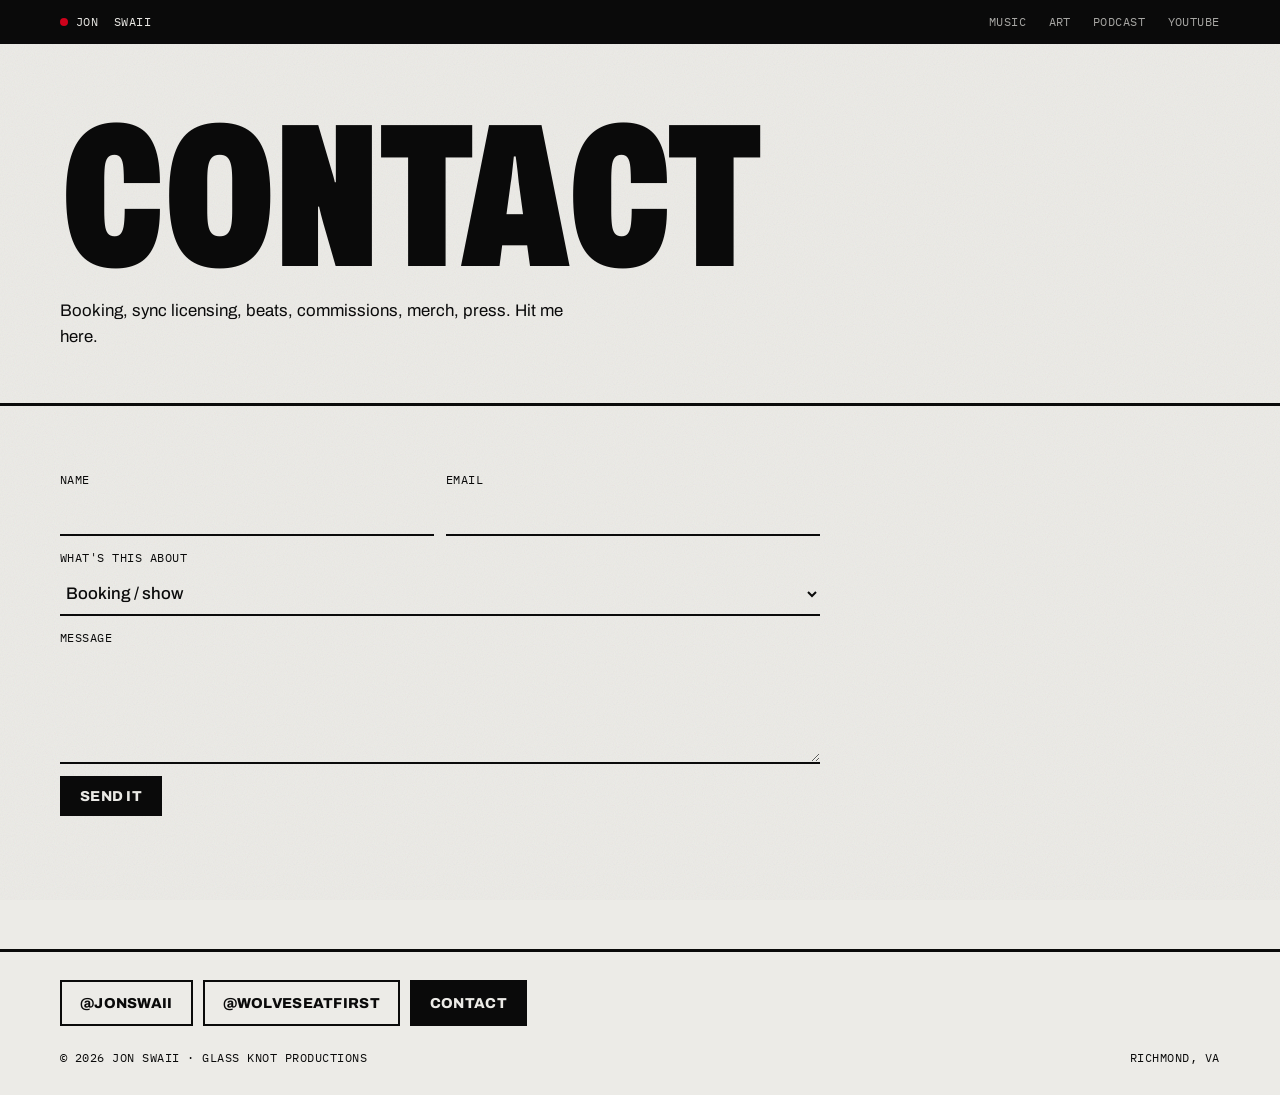
<file: contact.html>
<!doctype html>
<html lang="en">
<head>
<meta charset="utf-8">
<meta name="viewport" content="width=device-width, initial-scale=1, viewport-fit=cover">
<title>Contact | Jon Swaii</title>
<meta name="description" content="Contact Jon Swaii.">
<meta name="theme-color" content="#0a0a0a">
<link rel="preconnect" href="https://fonts.googleapis.com">
<link rel="preconnect" href="https://fonts.gstatic.com" crossorigin>
<link href="https://fonts.googleapis.com/css2?family=Archivo:wdth,wght@62..125,400;62..125,800;62..125,900&family=IBM+Plex+Mono:wght@400;500&family=Instrument+Serif:ital@1&display=swap" rel="stylesheet">
<link rel="stylesheet" href="style.css">
<script>document.documentElement.className='js'</script>
</head>
<body>
<header>
  <div class="wrap bar mono">
    <a class="rec home" href="./"><i></i> Jon<span class="full">&nbsp;Swaii</span></a>
    <nav><a href="music.html">Music</a><a href="art.html">Art</a><a href="podcast.html">Podcast</a><a href="youtube.html">YouTube</a></nav>
  </div>
</header>
<main>
  <div class="pagehead"><div class="wrap"><h1>Contact</h1><p>Booking, sync licensing, beats, commissions, merch, press. Hit me here.</p></div></div>
  <section id="contact" style="border-bottom:0;padding-top:clamp(40px,6vw,64px)">
    <div class="wrap">
      
      <!-- EDIT: replace YOUR_FORM_ID with a Formspree form code -->
      <form id="contact-form" method="POST" action="https://formspree.io/f/YOUR_FORM_ID" class="rv">
        <input type="hidden" name="_subject" value="New message from jonswaii site">
        <p class="hidden"><label>Leave blank <input name="_gotcha" tabindex="-1" autocomplete="off"></label></p>
        <label><span class="mono">Name</span><input id="c-name" name="name" required autocomplete="name"></label>
        <label><span class="mono">Email</span><input id="c-email" name="email" type="email" required autocomplete="email"></label>
        <label class="full"><span class="mono">What's this about</span>
          <select id="c-type" name="type"><option>Booking / show</option><option>Sync licensing</option><option>Beats</option><option>Art / commission</option><option>Merch</option><option>Press / interview</option><option>Collab</option><option>Book updates</option><option>Something else</option></select>
        </label>
        <label class="full"><span class="mono">Message</span><textarea id="c-msg" name="message" required></textarea></label>
        <div class="full"><button class="pill" id="c-send" type="submit">Send it</button><p id="c-status" role="status"></p></div>
      </form>

    </div>
  </section>

</main>
<footer>
  <div class="wrap">
    <div class="socials">
      <a class="pill" href="https://www.instagram.com/jonswaii/" target="_blank" rel="noopener">@jonswaii</a>
      <a class="pill" href="https://www.instagram.com/wolveseatfirst/" target="_blank" rel="noopener">@wolveseatfirst</a>
      <a class="pill solid" href="contact.html">Contact</a>
    </div>
    <div class="row mono" style="margin-top:22px"><span>© <span id="yr">2026</span> Jon Swaii · Glass Knot Productions</span><span>Richmond, VA</span></div>
  </div>
</footer>
<script src="config.js"></script>
<script src="site.js"></script>
</body>
</html>
</file>
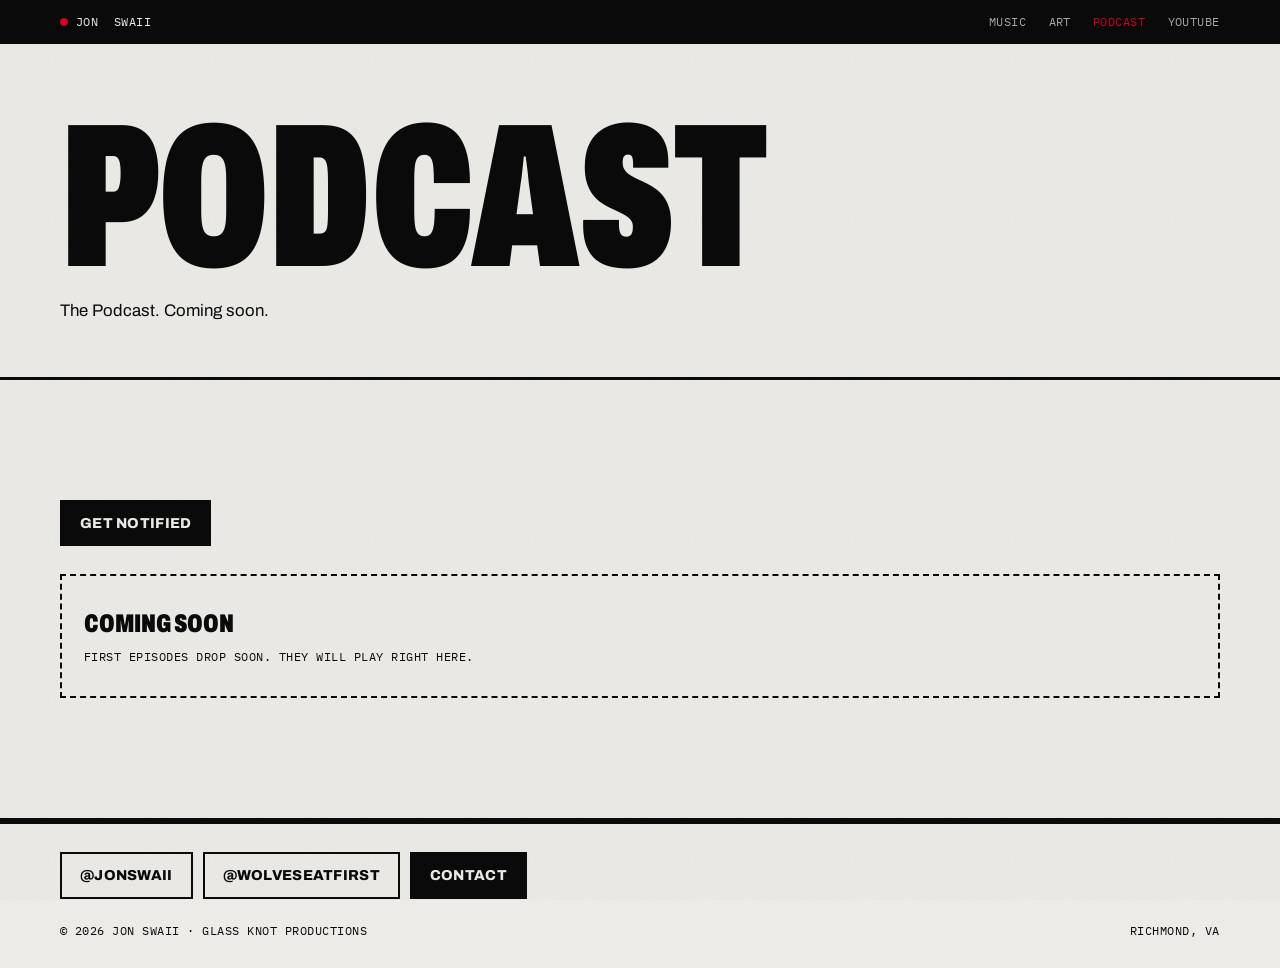
<file: podcast.html>
<!doctype html>
<html lang="en">
<head>
<meta charset="utf-8">
<meta name="viewport" content="width=device-width, initial-scale=1, viewport-fit=cover">
<title>Podcast | Jon Swaii</title>
<meta name="description" content="The Jon Swaii podcast.">
<meta name="theme-color" content="#0a0a0a">
<link rel="preconnect" href="https://fonts.googleapis.com">
<link rel="preconnect" href="https://fonts.gstatic.com" crossorigin>
<link href="https://fonts.googleapis.com/css2?family=Archivo:wdth,wght@62..125,400;62..125,800;62..125,900&family=IBM+Plex+Mono:wght@400;500&family=Instrument+Serif:ital@1&display=swap" rel="stylesheet">
<link rel="stylesheet" href="style.css">
<script>document.documentElement.className='js'</script>
</head>
<body>
<header>
  <div class="wrap bar mono">
    <a class="rec home" href="./"><i></i> Jon<span class="full">&nbsp;Swaii</span></a>
    <nav><a href="music.html">Music</a><a href="art.html">Art</a><a href="podcast.html" aria-current="page">Podcast</a><a href="youtube.html">YouTube</a></nav>
  </div>
</header>
<main>
  <div class="pagehead"><div class="wrap"><h1>Podcast</h1><p><span id="podcast-name">The Podcast</span>. Coming soon.</p></div></div>
  <section>
    <div class="wrap">
      <div class="platforms" style="margin-top:0"><a class="pill solid" id="l-podcast" href="#">Get notified</a></div>
      <div class="embed" id="podcast-embed" hidden></div>
      <div class="empty" id="podcast-empty"><b>Coming soon</b><span class="mono">First episodes drop soon. They will play right here.</span></div>
    </div>
  </section>

</main>
<footer>
  <div class="wrap">
    <div class="socials">
      <a class="pill" href="https://www.instagram.com/jonswaii/" target="_blank" rel="noopener">@jonswaii</a>
      <a class="pill" href="https://www.instagram.com/wolveseatfirst/" target="_blank" rel="noopener">@wolveseatfirst</a>
      <a class="pill solid" href="contact.html">Contact</a>
    </div>
    <div class="row mono" style="margin-top:22px"><span>© <span id="yr">2026</span> Jon Swaii · Glass Knot Productions</span><span>Richmond, VA</span></div>
  </div>
</footer>
<script src="config.js"></script>
<script src="site.js"></script>
</body>
</html>
</file>
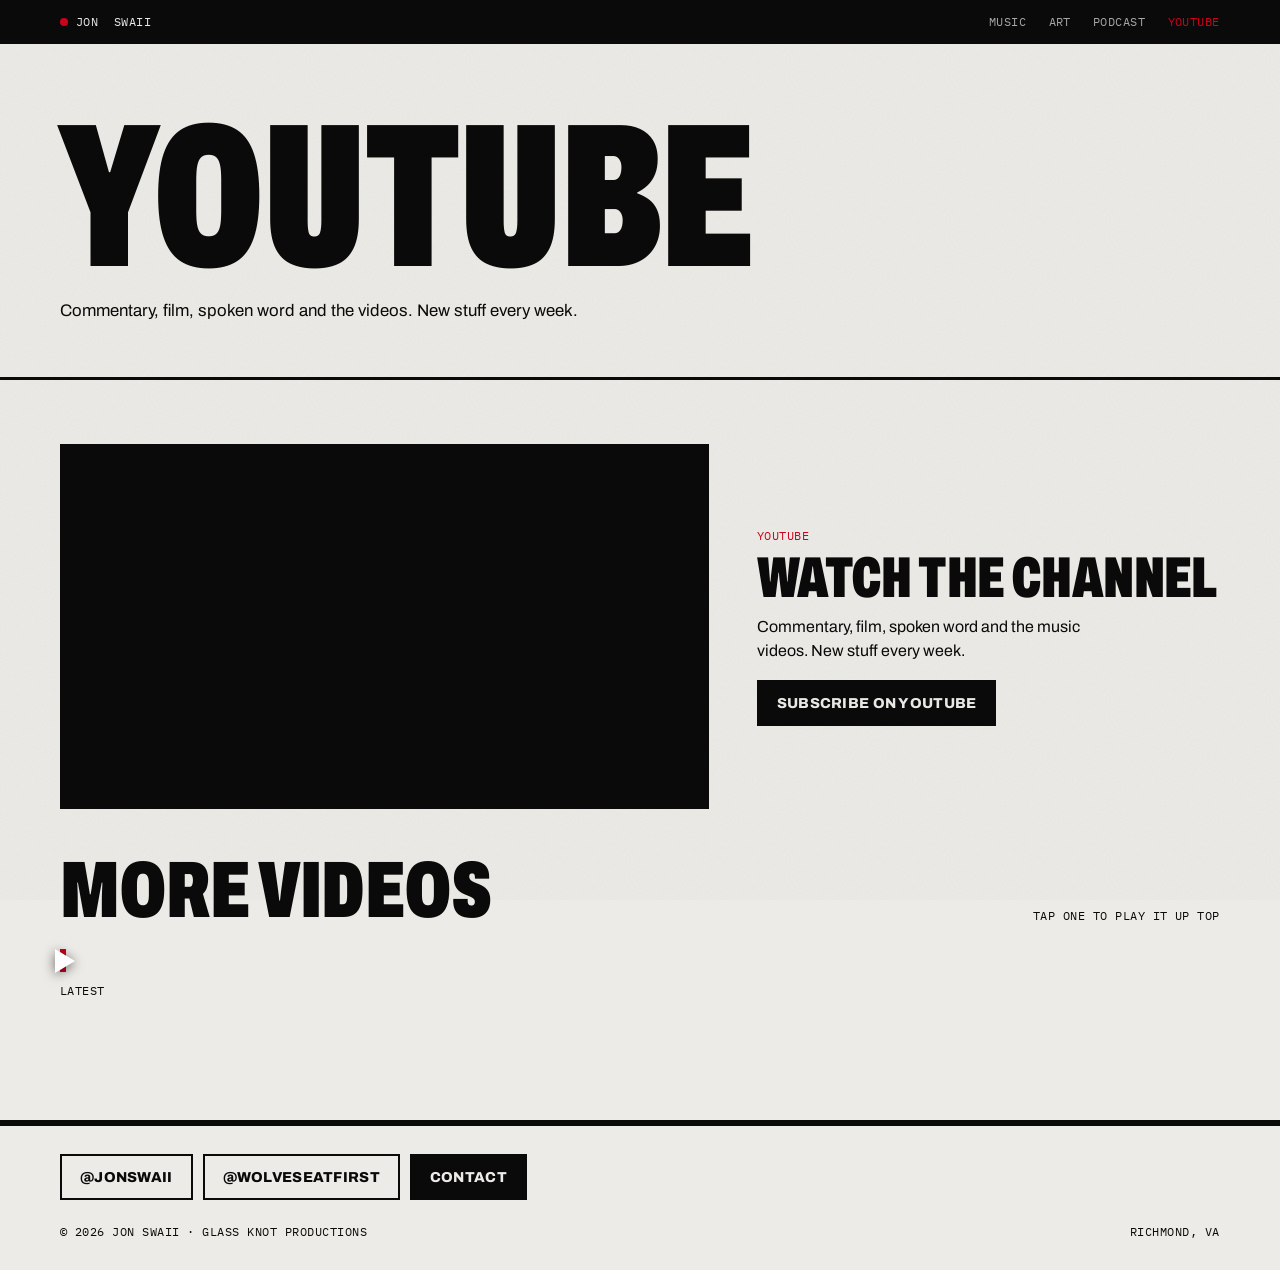
<file: youtube.html>
<!doctype html>
<html lang="en">
<head>
<meta charset="utf-8">
<meta name="viewport" content="width=device-width, initial-scale=1, viewport-fit=cover">
<title>YouTube | Jon Swaii</title>
<meta name="description" content="Jon Swaii on YouTube: Wolves Eat First, Steel Season, The Nobody Tapes, Violent Coffs.">
<meta name="theme-color" content="#0a0a0a">
<link rel="preconnect" href="https://fonts.googleapis.com">
<link rel="preconnect" href="https://fonts.gstatic.com" crossorigin>
<link href="https://fonts.googleapis.com/css2?family=Archivo:wdth,wght@62..125,400;62..125,800;62..125,900&family=IBM+Plex+Mono:wght@400;500&family=Instrument+Serif:ital@1&display=swap" rel="stylesheet">
<link rel="stylesheet" href="style.css">
<script>document.documentElement.className='js'</script>
</head>
<body>
<header>
  <div class="wrap bar mono">
    <a class="rec home" href="./"><i></i> Jon<span class="full">&nbsp;Swaii</span></a>
    <nav><a href="music.html">Music</a><a href="art.html">Art</a><a href="podcast.html">Podcast</a><a href="youtube.html" aria-current="page">YouTube</a></nav>
  </div>
</header>
<main>
  <div class="pagehead"><div class="wrap"><h1>YouTube</h1><p>Commentary, film, spoken word and the videos. New stuff every week.</p></div></div>
  <section id="series" style="padding-top:clamp(40px,6vw,64px)">
    <div class="wrap">
      
      <div class="watch rv">
        <div class="yt" id="yt-box"><div class="yt-ph"><div><div class="tri"></div><span class="mono">Latest video</span></div></div></div>
        <div>
          <div class="mono" style="color:var(--red)">YouTube</div>
          <h3 style="font-size:clamp(2.2rem,6vw,3.6rem);font-stretch:65%;margin-top:8px">Watch the channel</h3>
          <p style="margin-top:12px;max-width:40ch">Commentary, film, spoken word and the music videos. New stuff every week.</p>
          <a class="pill solid" id="l-youtube" href="#" target="_blank" rel="noopener">Subscribe on YouTube</a>
        </div>
      </div>
      <div class="head rv" style="margin-bottom:24px"><h2 style="font-size:clamp(2.4rem,8vw,5rem)">More videos</h2><span class="mono">Tap one to play it up top</span></div>
      <div class="vids rv" id="vids"></div>
    </div>
  </section>

</main>
<footer>
  <div class="wrap">
    <div class="socials">
      <a class="pill" href="https://www.instagram.com/jonswaii/" target="_blank" rel="noopener">@jonswaii</a>
      <a class="pill" href="https://www.instagram.com/wolveseatfirst/" target="_blank" rel="noopener">@wolveseatfirst</a>
      <a class="pill solid" href="contact.html">Contact</a>
    </div>
    <div class="row mono" style="margin-top:22px"><span>© <span id="yr">2026</span> Jon Swaii · Glass Knot Productions</span><span>Richmond, VA</span></div>
  </div>
</footer>
<script src="config.js"></script>
<script src="site.js"></script>
</body>
</html>
</file>
<file: style.css>
/* EDIT: search this file for "EDIT:" to find every link you need to fill in */
  :root{
    --ink:#0a0a0a; --paper:#ecebe7; --paper2:#dddcd6; --grey:#6d6c68; --red:#d0021b;
    --display:"Archivo", "Arial Narrow", Impact, sans-serif;
    --mono:"IBM Plex Mono", ui-monospace, Menlo, monospace;
    --serif:"Instrument Serif", Georgia, serif;
  }
  *{box-sizing:border-box}
  html{scroll-behavior:smooth;-webkit-text-size-adjust:100%}
  body{margin:0;background:var(--paper);color:var(--ink);font:16px/1.55 var(--display);font-stretch:100%;-webkit-font-smoothing:antialiased;overflow-x:hidden}
  body::after{content:"";position:fixed;inset:0;pointer-events:none;z-index:50;opacity:.09;mix-blend-mode:multiply;
    background-image:url("data:image/svg+xml,%3Csvg xmlns='http://www.w3.org/2000/svg' width='160' height='160'%3E%3Cfilter id='n'%3E%3CfeTurbulence type='fractalNoise' baseFrequency='.9' numOctaves='2' stitchTiles='stitch'/%3E%3C/filter%3E%3Crect width='100%25' height='100%25' filter='url(%23n)'/%3E%3C/svg%3E")}
  a{color:inherit}
  .wrap{max-width:1200px;margin:0 auto;padding-left:max(20px,env(safe-area-inset-left));padding-right:max(20px,env(safe-area-inset-right))}
  .mono{font-family:var(--mono);font-size:.78rem;letter-spacing:.04em;text-transform:uppercase}
  .serif{font-family:var(--serif);font-style:italic;font-weight:400;letter-spacing:0;text-transform:none}
  h1,h2,h3{margin:0;font-weight:900;text-transform:uppercase;line-height:.86;letter-spacing:-.01em;text-wrap:balance}
  h2{font-size:clamp(3rem,10vw,7.5rem);font-stretch:68%}
  p{margin:0 0 1em}
  :focus-visible{outline:3px solid var(--red);outline-offset:3px}

  /* top bar */
  body::before{content:"";position:fixed;inset:0 0 auto;height:env(safe-area-inset-top,0px);background:var(--ink);z-index:41}
  header{position:sticky;top:env(safe-area-inset-top,0px);z-index:40;background:var(--ink);color:var(--paper)}
  .bar{display:flex;justify-content:space-between;align-items:center;height:44px;gap:16px}
  .bar nav{display:flex;gap:22px}
  .bar a{text-decoration:none}
  .bar nav a{opacity:.7} .bar nav a:hover{opacity:1}
  .rec{display:flex;align-items:center;gap:8px}
  .rec i{width:8px;height:8px;border-radius:50%;background:var(--red);animation:blink 1.4s steps(2) infinite}
  @keyframes blink{50%{opacity:0}}
  @media (max-width:700px){.bar nav{display:none}}

  /* hero */
  .hero{padding-block:clamp(28px,5vw,56px) 0;border-bottom:3px solid var(--ink)}
  .hero .meta{display:flex;justify-content:space-between;flex-wrap:wrap;gap:8px 20px;border-bottom:1px solid var(--ink);padding-bottom:12px}
  .name{font-size:clamp(5.2rem,27vw,22rem);font-stretch:62%;line-height:.78;letter-spacing:-.02em;margin-top:18px}
  .name span{display:block}
  .name .r{color:var(--red)}
  .tagline{display:grid;grid-template-columns:1.2fr 1fr;gap:28px;align-items:end;padding-block:26px 34px}
  .tagline .serif{font-size:clamp(1.9rem,5vw,3.4rem);line-height:1}
  .tagline p{max-width:44ch;font-size:1.05rem;margin:0}
  @media (max-width:760px){.tagline{grid-template-columns:1fr}}

  /* ticker */
  .ticker{background:var(--ink);color:var(--paper);overflow:hidden;white-space:nowrap;border-bottom:3px solid var(--ink)}
  .ticker div{display:inline-block;padding-block:12px;animation:tick 38s linear infinite;font-size:1.25rem;font-weight:800;text-transform:uppercase;font-stretch:75%}
  .ticker b{color:var(--red);margin-inline:18px}
  @keyframes tick{to{transform:translateX(-50%)}}

  section{padding-block:clamp(64px,10vw,120px);border-bottom:3px solid var(--ink)}
  .head{display:flex;justify-content:space-between;align-items:end;gap:20px;flex-wrap:wrap;margin-bottom:40px}

  /* tracklist */
  .tracks{list-style:none;margin:0;padding:0;border-top:1px solid var(--ink)}
  .tracks li{border-bottom:1px solid var(--ink)}
  .tracks a{display:grid;grid-template-columns:3.2rem 1fr auto;gap:16px;align-items:center;padding:16px 4px;text-decoration:none;transition:background .15s,color .15s,padding .2s}
  .tracks a:hover{background:var(--ink);color:var(--paper);padding-inline:14px}
  .tracks .n{font-family:var(--mono);font-size:.8rem;color:var(--grey)}
  .tracks a:hover .n{color:var(--red)}
  .tracks .t{font-size:clamp(1.8rem,6vw,3.6rem);font-weight:900;text-transform:uppercase;font-stretch:70%;line-height:.95}
  .tracks .play{font-family:var(--mono);font-size:.75rem;text-transform:uppercase;white-space:nowrap}

  .platforms{display:flex;flex-wrap:wrap;gap:10px;margin-top:28px}
  .pill{display:inline-block;border:2px solid var(--ink);padding:10px 18px;text-decoration:none;font-weight:800;text-transform:uppercase;font-size:.9rem;letter-spacing:.02em;transition:background .15s,color .15s}
  .pill:hover,.pill.solid{background:var(--ink);color:var(--paper)}
  .pill.solid:hover{background:var(--red);border-color:var(--red)}

  /* series grid */
  .series{display:grid;grid-template-columns:repeat(2,1fr);gap:3px;background:var(--ink);border:3px solid var(--ink)}
  @media (max-width:760px){.series{grid-template-columns:1fr}}
  .ep{background:var(--paper);min-width:0;display:flex;flex-direction:column}
  .frame{position:relative;aspect-ratio:16/9;background:var(--ink);color:var(--paper);overflow:hidden;display:grid;place-items:center;max-width:100%}
  .frame .big{font-size:clamp(2.2rem,6vw,3.8rem);font-weight:900;text-transform:uppercase;font-stretch:65%;text-align:center;line-height:.85;padding:0 16px;position:relative;z-index:2}
  .frame .corner{position:absolute;font-family:var(--mono);font-size:.68rem;letter-spacing:.06em;z-index:2}
  .frame .tl{top:12px;left:14px} .frame .tr{top:12px;right:14px} .frame .bl{bottom:12px;left:14px} .frame .br{bottom:12px;right:14px}
  .ep .body{padding:22px 22px 26px}
  .ep h3{font-size:2rem;font-stretch:70%}
  .ep p{color:#2c2c2a;margin-top:8px}
  .ep .mono{color:var(--grey)}
  /* frame looks */
  .f-wolves{background:radial-gradient(circle at 70% 30%,#3a0006,#0a0a0a 60%)}
  .f-wolves::before{content:"";position:absolute;inset:0;background:repeating-linear-gradient(0deg,rgba(255,255,255,.05) 0 1px,transparent 1px 3px)}
  .f-steel{background:linear-gradient(180deg,#000 0 13%,#5f6266 13%,#2b2d30 60%,#121314 87%,#000 87%)}
  .f-tapes{background:#1b1a17}
  .f-tapes::before{content:"";position:absolute;inset:18% 22%;border:2px solid var(--paper);border-radius:6px;opacity:.6}
  .f-tapes::after{content:"";position:absolute;left:34%;right:34%;top:44%;height:12%;border-left:16px solid var(--paper);border-right:16px solid var(--paper);opacity:.5;border-radius:50%}
  .f-coffs{background:linear-gradient(135deg,#e9e8e4,#a9a8a3)}
  .f-coffs .big,.f-coffs .corner{color:var(--ink)}
  .f-coffs::before{content:"";position:absolute;left:-10%;right:-10%;top:46%;height:9%;background:var(--ink);transform:rotate(-8deg)}
  .f-coffs .big{background:var(--paper);padding:4px 14px}
  .f-wolves .big{color:var(--paper)} .f-wolves .big em{color:var(--red);font-style:normal}


  /* art gallery */
  .gallery{display:grid;grid-template-columns:repeat(3,1fr);gap:clamp(14px,2.4vw,28px);align-items:start}
  @media (max-width:860px){.gallery{grid-template-columns:repeat(2,1fr)}}
  @media (max-width:480px){.gallery{grid-template-columns:1fr}}
  .piece{margin:0;min-width:0}
  .piece .fr{position:relative;background:var(--paper2);border:10px solid var(--ink);box-shadow:0 1px 0 var(--ink);overflow:hidden;max-width:100%}
  .piece.tall .fr{aspect-ratio:3/4} .piece.sq .fr{aspect-ratio:1/1} .piece.wide .fr{aspect-ratio:4/3}
  .piece img{position:absolute;inset:0;width:100%;height:100%;object-fit:cover;display:block;filter:grayscale(.15) contrast(1.05);transition:filter .3s,transform .5s}
  .piece:hover img{filter:none;transform:scale(1.03)}
  .piece .ph{position:absolute;inset:0;display:grid;place-items:center;text-align:center;padding:16px;color:var(--grey);
     background:repeating-linear-gradient(45deg,transparent 0 12px,rgba(10,10,10,.05) 12px 13px)}
  .piece .ph b{display:block;font-size:2rem;font-weight:900;color:var(--ink);font-stretch:65%;text-transform:uppercase;line-height:.9;margin-bottom:6px}
  .piece figcaption{display:flex;justify-content:space-between;gap:12px;padding-top:10px}
  .piece figcaption b{font-weight:800;text-transform:uppercase;font-stretch:75%;font-size:1.15rem}
  .piece figcaption .mono{color:var(--grey);white-space:nowrap}
  .filters{display:flex;flex-wrap:wrap;gap:8px;margin-bottom:28px}
  .filters button{font-family:var(--mono);font-size:.75rem;text-transform:uppercase;letter-spacing:.04em;background:transparent;border:2px solid var(--ink);padding:8px 14px;cursor:pointer;color:var(--ink)}
  .filters button[aria-pressed="true"]{background:var(--ink);color:var(--paper)}
  .artnote{display:grid;grid-template-columns:1fr auto;gap:20px;align-items:end;margin-top:48px;padding-top:28px;border-top:1px solid var(--ink)}
  @media (max-width:640px){.artnote{grid-template-columns:1fr}}
  .artnote .serif{font-size:clamp(1.6rem,4vw,2.4rem);line-height:1.05}


  /* unreleased player */
  .vault{background:var(--ink);color:var(--paper)}
  .vault .head .mono{color:#a3a29c}
  .vlist{list-style:none;margin:0;padding:0;border-top:1px solid #3a3a38}
  .vlist li{border-bottom:1px solid #3a3a38}
  .vrow{display:grid;grid-template-columns:52px 1fr auto;gap:16px;align-items:center;width:100%;background:none;border:0;color:inherit;text-align:left;padding:14px 4px;cursor:pointer;font:inherit}
  .vrow:hover{background:#151514}
  .vbtn{width:44px;height:44px;border-radius:50%;border:2px solid var(--paper);display:grid;place-items:center;font-size:.9rem}
  .vrow.on .vbtn{background:var(--red);border-color:var(--red)}
  .vrow .vt{font-size:clamp(1.5rem,5vw,2.6rem);font-weight:900;text-transform:uppercase;font-stretch:70%;line-height:.95}
  .vrow .vn{display:block;font-family:var(--mono);font-size:.72rem;color:#a3a29c;text-transform:uppercase;letter-spacing:.04em;margin-top:4px}
  .vrow .vtime{font-family:var(--mono);font-size:.75rem;color:#a3a29c;font-variant-numeric:tabular-nums}
  .vrow.off{opacity:.45;cursor:default}
  .vrow.off:hover{background:none}
  .vbar{height:3px;background:#3a3a38;margin-top:-1px;display:none}
  .vrow.on + .vbar{display:block}
  .vbar i{display:block;height:100%;width:0;background:var(--red)}
  .tag{display:inline-block;background:var(--red);color:var(--paper);font-family:var(--mono);font-size:.68rem;padding:3px 8px;text-transform:uppercase;letter-spacing:.06em}

  /* embeds */
  .embed{margin-top:28px;max-width:100%}
  .embed iframe{display:block;width:100%;border:0}
  .yt{position:relative;aspect-ratio:16/9;background:var(--ink);border:3px solid var(--ink);max-width:100%}
  .yt iframe{position:absolute;inset:0;width:100%;height:100%;border:0}
  .watch{display:grid;grid-template-columns:1.4fr 1fr;gap:clamp(24px,4vw,48px);align-items:center;margin-bottom:48px}
  .watch>*{min-width:0}
  @media (max-width:760px){.watch{grid-template-columns:1fr}}
  .yt-ph{position:absolute;inset:0;display:grid;place-items:center;color:var(--paper);text-align:center}
  .yt-ph .tri{width:0;height:0;border-left:34px solid var(--red);border-top:20px solid transparent;border-bottom:20px solid transparent;margin:0 auto 14px}

  /* shop */
  .shop{display:grid;grid-template-columns:repeat(3,1fr);gap:clamp(14px,2.4vw,28px)}
  @media (max-width:860px){.shop{grid-template-columns:repeat(2,1fr)}}
  @media (max-width:480px){.shop{grid-template-columns:1fr}}
  .item{min-width:0;display:flex;flex-direction:column}
  .tee{position:relative;aspect-ratio:1/1;background:var(--paper2);display:grid;place-items:center;overflow:hidden;max-width:100%}
  .tee svg{width:82%;height:auto}
  .item .info{display:flex;justify-content:space-between;align-items:baseline;gap:10px;padding-top:12px}
  .item .info b{font-weight:800;text-transform:uppercase;font-stretch:75%;font-size:1.2rem}
  .item .price{font-family:var(--mono);font-size:.85rem}
  .item .pill{margin-top:10px;text-align:center}
  .item .pill.dim{opacity:.55}
  .piece .tee-link{font-family:var(--mono);font-size:.72rem;text-transform:uppercase;display:inline-block;margin-top:6px;color:var(--red);text-decoration:none}

  /* book */
  .book{display:grid;grid-template-columns:minmax(0,360px) 1fr;gap:clamp(32px,6vw,80px);align-items:center}
  .book>*{min-width:0}
  @media (max-width:760px){.book{grid-template-columns:1fr}.cover{width:min(320px,calc(100% - 14px))}}
  .cover{aspect-ratio:2/3;background:var(--ink);color:var(--paper);padding:28px 24px;display:flex;flex-direction:column;justify-content:space-between;box-shadow:14px 14px 0 var(--red);max-width:100%;position:relative}
  .cover .ct{font-size:clamp(2.4rem,10vw,4.4rem);overflow-wrap:anywhere;font-weight:900;text-transform:uppercase;font-stretch:62%;line-height:.82}
  .cover .ct em{font-family:var(--serif);font-style:italic;font-weight:400;text-transform:none;font-size:.6em;display:block;color:var(--red);margin-bottom:4px}
  .cover .stamp{position:absolute;top:44%;right:-6px;transform:rotate(8deg);background:var(--red);color:var(--paper);padding:6px 12px}
  .book .serif{font-size:clamp(1.7rem,4vw,2.6rem);line-height:1.05;margin-bottom:18px}

  /* sync */
  .sync{background:var(--ink);color:var(--paper)}
  .sync .cols{display:grid;grid-template-columns:repeat(3,1fr);gap:0;border-top:1px solid #3a3a38;margin-top:34px}
  @media (max-width:760px){.sync .cols{grid-template-columns:1fr}}
  .sync .col{padding:22px 22px 22px 0;border-bottom:1px solid #3a3a38;min-width:0}
  .sync .col h3{font-size:1.9rem;font-stretch:70%}
  .sync .col p{color:#b9b8b2;margin-top:8px}
  .sync .pill{border-color:var(--paper)} .sync .pill.solid{background:var(--paper);color:var(--ink)}
  .sync .pill.solid:hover{background:var(--red);color:var(--paper);border-color:var(--red)}

  /* contact */
  form{display:grid;gap:12px;grid-template-columns:1fr 1fr;max-width:760px}
  form .full{grid-column:1/-1}
  @media (max-width:560px){form{grid-template-columns:1fr}}
  label{display:grid;gap:6px}
  input,select,textarea{width:100%;background:transparent;border:0;border-bottom:2px solid var(--ink);padding:10px 2px;font:500 1.05rem var(--display);color:var(--ink);border-radius:0}
  textarea{min-height:110px;resize:vertical}
  button.pill{cursor:pointer;font-family:var(--display);background:var(--ink);color:var(--paper)}
  button.pill:hover{background:var(--red);border-color:var(--red)}
  .hidden{display:none}
  [hidden]{display:none!important}
  #c-status{font-family:var(--mono);font-size:.8rem;margin-top:8px}

  .socials{display:flex;flex-wrap:wrap;gap:10px;margin-top:40px}
  footer{padding-block:28px}
  footer .row{display:flex;justify-content:space-between;flex-wrap:wrap;gap:12px}

  .rv{transition:opacity .8s ease,transform .8s cubic-bezier(.2,.7,.2,1)}
  .js .rv.pre{opacity:0;transform:translateY(30px)}
  @media (prefers-reduced-motion:reduce){html{scroll-behavior:auto}.ticker div,.rec i{animation:none}.js .rv.pre{opacity:1;transform:none}}

/* ---- multi-page additions ---- */
.bar nav{display:flex!important;gap:clamp(12px,3vw,22px)}
.bar nav a[aria-current="page"]{opacity:1;color:var(--red)}
.bar .home{white-space:nowrap}
@media (max-width:420px){.bar .home .full{display:none}}
.doors{border-top:3px solid var(--ink)}
.door{display:grid;grid-template-columns:1fr auto;align-items:center;gap:16px;text-decoration:none;border-bottom:3px solid var(--ink);padding-block:clamp(22px,4vw,40px);transition:background .2s,color .2s}
.door:hover,.door:focus-visible{background:var(--ink);color:var(--paper)}
.door:hover .arrow{color:var(--red);transform:translateX(6px)}
.door .w{font-size:clamp(3.6rem,15vw,10rem);font-weight:900;text-transform:uppercase;font-stretch:62%;line-height:.82;letter-spacing:-.01em}
.door .mono{display:block;margin-top:10px;color:var(--grey)}
.door:hover .mono{color:#b9b8b2}
.door .arrow{font-size:clamp(2rem,6vw,4rem);font-weight:900;transition:transform .2s,color .2s}
.door.red .w{color:var(--red)}
.pagehead{padding-block:clamp(36px,7vw,72px) clamp(20px,4vw,36px);border-bottom:3px solid var(--ink)}
.pagehead h1{font-size:clamp(3.4rem,16vw,14rem);font-stretch:62%;line-height:.8;overflow-wrap:anywhere}
.pagehead p{max-width:52ch;margin-top:18px;font-size:1.05rem}
.dim{opacity:.55}
.empty{border:2px dashed var(--ink);padding:28px 22px;margin-top:28px}
.empty b{display:block;font-size:1.6rem;font-weight:900;text-transform:uppercase;font-stretch:70%}
footer .socials{margin-top:0}
footer{border-top:3px solid var(--ink)}

.vids{display:grid;grid-template-columns:repeat(3,1fr);gap:clamp(12px,2vw,22px)}
@media (max-width:760px){.vids{grid-template-columns:repeat(2,1fr)}}
.vid{display:block;width:100%;background:none;border:0;padding:0;text-align:left;cursor:pointer;color:inherit;font:inherit;min-width:0}
.vid .th{position:relative;aspect-ratio:16/9;background:var(--ink) center/cover no-repeat;border:3px solid var(--ink);max-width:100%}
.vid .th::after{content:"";position:absolute;left:50%;top:50%;transform:translate(-40%,-50%);border-left:20px solid #fff;border-top:12px solid transparent;border-bottom:12px solid transparent;filter:drop-shadow(0 2px 6px rgba(0,0,0,.6))}
.vid.on .th{border-color:var(--red)}
.vid:hover .th::after{border-left-color:var(--red)}
.vid .vt{display:block;font-family:var(--mono);font-size:.72rem;text-transform:uppercase;letter-spacing:.04em;margin-top:8px}

/* ---- home ---- */
.stage{position:relative;overflow:hidden;border-bottom:3px solid var(--ink);touch-action:pan-y}
#ink{position:absolute;inset:0;width:100%;height:100%;z-index:1;cursor:crosshair}
.stage-in{position:relative;z-index:2;pointer-events:none;padding-block:clamp(26px,5vw,52px) clamp(22px,4vw,40px)}
.stage .meta{border-bottom:1px solid var(--ink);padding-bottom:12px;display:flex;justify-content:space-between;gap:12px;flex-wrap:wrap}
.stage .name{mix-blend-mode:multiply}
.stage-foot{display:flex;justify-content:space-between;align-items:end;gap:16px;flex-wrap:wrap;margin-top:22px}
.stage-foot .serif{font-size:clamp(1.8rem,5vw,3.2rem);line-height:1}
.hint{color:var(--grey);transition:opacity .6s}
.hint.gone{opacity:0}

.pv{padding-block:clamp(44px,7vw,84px)}
.pv-grid{display:grid;grid-template-columns:minmax(0,1fr) minmax(0,2.2fr);gap:clamp(20px,4vw,56px);align-items:start}
@media (max-width:760px){.pv-grid{grid-template-columns:1fr}}
.pv-label{display:flex;flex-direction:column;gap:6px;position:sticky;top:calc(env(safe-area-inset-top,0px) + 64px)}
@media (max-width:760px){.pv-label{position:static;flex-direction:row;flex-wrap:wrap;align-items:baseline;justify-content:space-between}.pv-label .pv-k{width:100%}}
.pv-k{color:var(--red)}
.pv-h{font-size:clamp(3rem,9vw,6rem);font-stretch:62%}
.pv-more{text-decoration:none;border-bottom:2px solid var(--ink);align-self:flex-start;padding-bottom:2px}
.pv-more:hover{color:var(--red);border-color:var(--red)}
.pv-body{min-width:0}

.pv-art{background:var(--paper2)}
.wall{display:flex;gap:clamp(16px,3vw,28px);overflow-x:auto;scroll-snap-type:x mandatory;padding:14px 4px 22px;scrollbar-width:none;-webkit-overflow-scrolling:touch}
.wall::-webkit-scrollbar{display:none}
.hang{flex:0 0 clamp(170px,42vw,250px);scroll-snap-align:start;text-decoration:none;transform:rotate(var(--r,0deg));transition:transform .35s cubic-bezier(.2,.7,.2,1)}
.hang:hover,.hang:focus-visible{transform:rotate(0deg) translateY(-6px) scale(1.03)}
.hang .fr{display:block;position:relative;aspect-ratio:3/4;background:var(--paper);border:9px solid var(--ink);box-shadow:8px 10px 0 rgba(10,10,10,.18);overflow:hidden}
.hang.sq .fr{aspect-ratio:1/1;margin-top:12%}
.hang img{position:absolute;inset:0;width:100%;height:100%;object-fit:cover}
.hang .ph{position:absolute;inset:0;display:grid;place-content:center;gap:6px;text-align:center;padding:12px;background:repeating-linear-gradient(45deg,transparent 0 12px,rgba(10,10,10,.05) 12px 13px)}
.hang .ph b{font-size:1.6rem;font-weight:900;text-transform:uppercase;font-stretch:65%;line-height:.9}
.tee-card .fr{background:var(--ink);color:var(--paper)}
.tee-card .ph{background:radial-gradient(circle at 50% 40%,#3a0006,transparent 70%)}
.tee-card .ph b{color:var(--red);font-size:2.2rem}

.pod{display:block;background:var(--ink);color:var(--paper);text-decoration:none;border-bottom:3px solid var(--ink)}
.pod-in{display:flex;justify-content:space-between;align-items:center;gap:16px;padding-block:22px}
.pod-w{font-size:clamp(1.6rem,5vw,2.6rem);font-weight:900;text-transform:uppercase;font-stretch:65%}
.pod:hover .pod-w{color:var(--red)}
@media (prefers-reduced-motion:reduce){.hang{transform:none}}

.hang.first{flex-basis:clamp(240px,70vw,380px)}
.hang.first .fr{margin-top:0}
</file>
